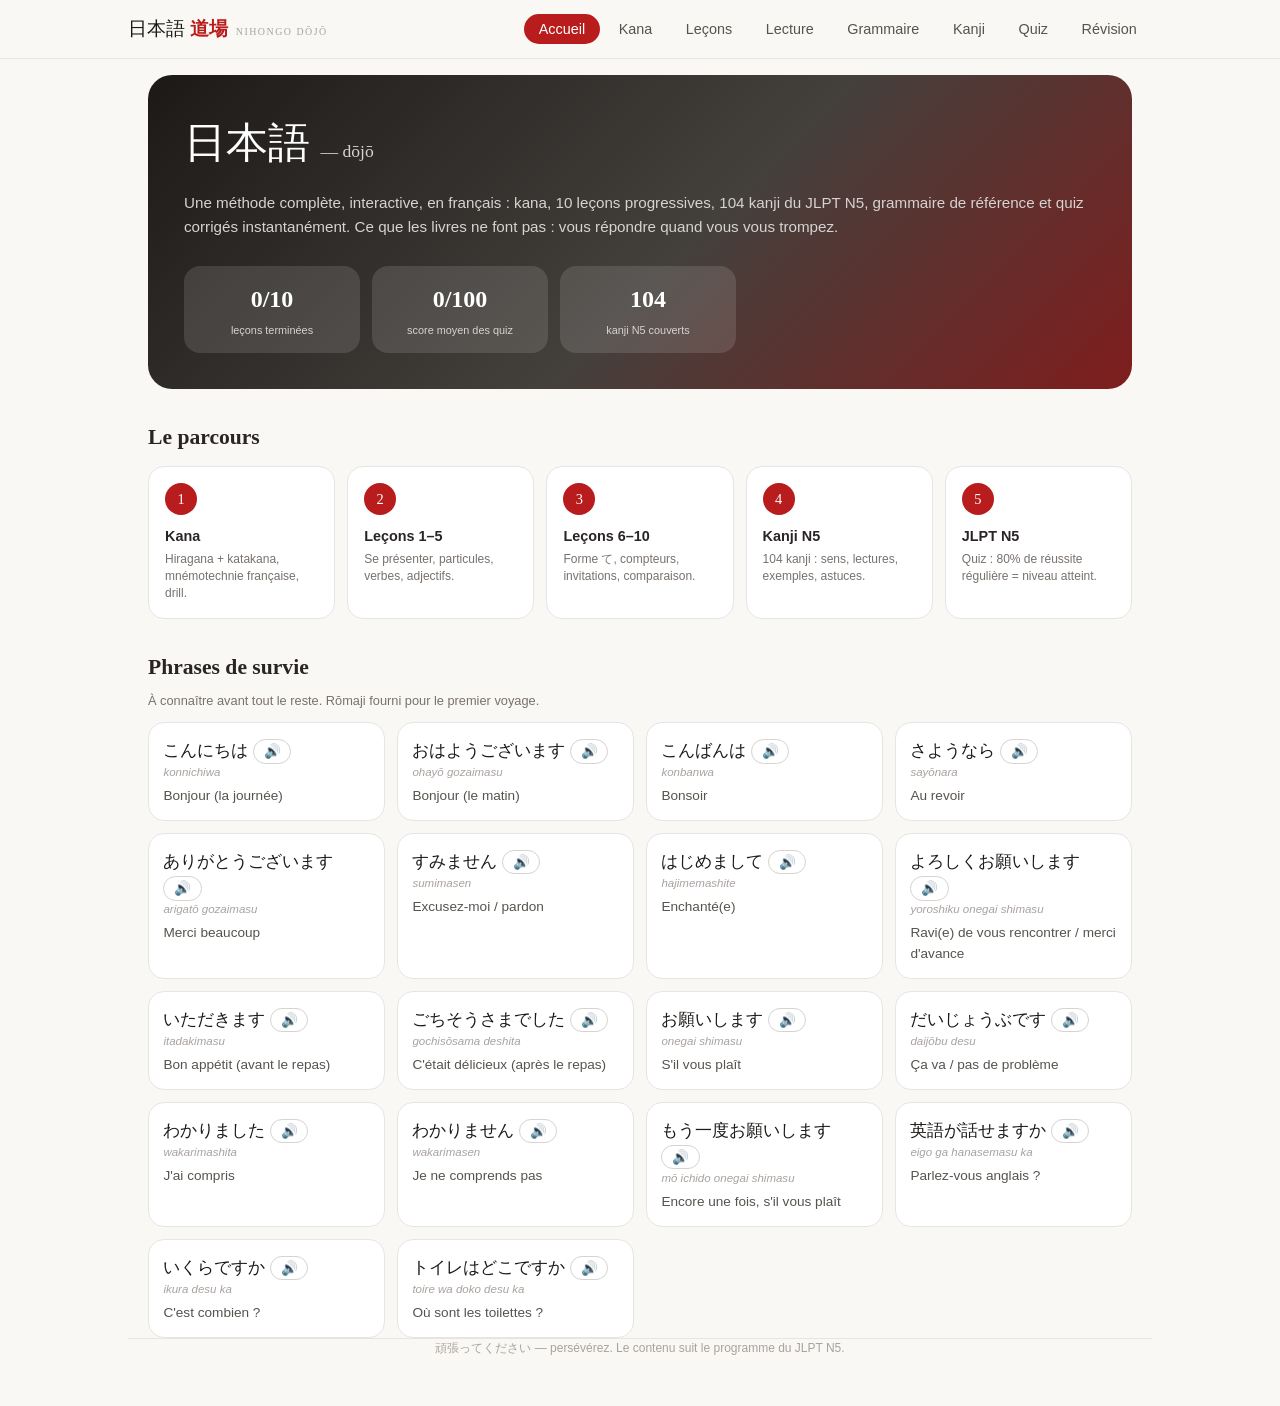
<file: index.html>
<!doctype html>
<html lang="fr">
<head>
<meta charset="UTF-8">
<meta name="viewport" content="width=device-width, initial-scale=1.0, viewport-fit=cover">
<meta name="theme-color" content="#faf8f4">
<meta name="apple-mobile-web-app-capable" content="yes">
<meta name="apple-mobile-web-app-status-bar-style" content="default">
<meta name="apple-mobile-web-app-title" content="Nihongo Dōjō">
<title>Nihongo Dōjō — Japonais de zéro au N5</title>
<link rel="stylesheet" href="css/styles.css?v=4">
</head>
<body>
<header><div class="wrap hd">
<div class="logo serif">日本語 <b>道場</b><small>Nihongo Dōjō</small></div>
<nav id="nav"></nav>
</div></header>
<main class="wrap" id="app"></main>
<footer class="wrap">頑張ってください — persévérez. Le contenu suit le programme du JLPT N5.</footer>
<script src="js/data/kana.js?v=3"></script>
<script src="js/data/kanji.js?v=3"></script>
<script src="js/data/lecons.js?v=3"></script>
<script src="js/data/lectures.js?v=5"></script>
<script src="js/data/reference.js?v=3"></script>
<script src="js/srs.js?v=3"></script>
<script src="js/tts.js?v=1"></script>
<script src="js/app.js?v=12"></script>
</body>
</html>
</file>
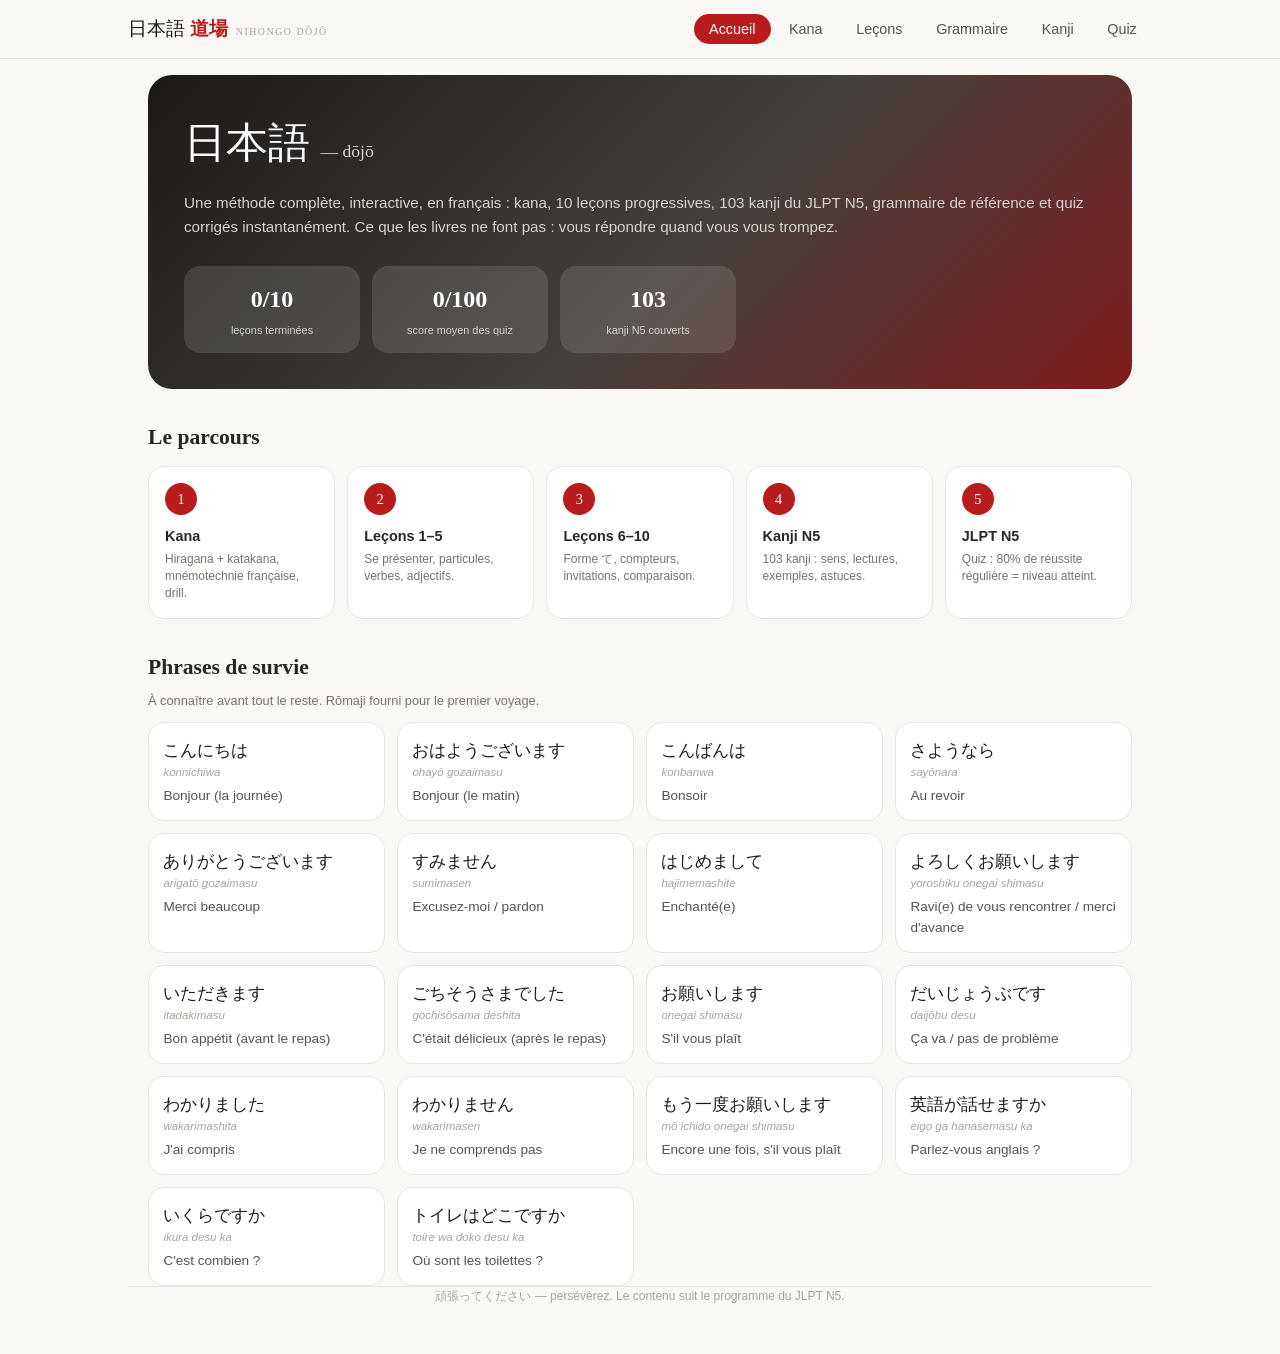
<file: Nihongo-Dōjō-version-HTML-autonome.html>
<!doctype html>
<html lang="fr">
<head>
<meta charset="UTF-8">
<meta name="viewport" content="width=device-width, initial-scale=1.0, viewport-fit=cover">
<meta name="theme-color" content="#faf8f4">
<meta name="apple-mobile-web-app-capable" content="yes">
<meta name="apple-mobile-web-app-status-bar-style" content="default">
<meta name="apple-mobile-web-app-title" content="Nihongo Dōjō">
<title>Nihongo Dōjō — Japonais de zéro au N5</title>
<style>
*{box-sizing:border-box;margin:0;padding:0}
body{background:#faf8f4;color:#292524;font:16px/1.55 -apple-system,BlinkMacSystemFont,"Segoe UI",Roboto,"Helvetica Neue",Arial,sans-serif;padding-bottom:3rem;-webkit-text-size-adjust:100%}
.serif{font-family:Georgia,"Hiragino Mincho ProN","Yu Mincho","MS Mincho",serif}
.wrap{max-width:64rem;margin:0 auto;padding:0 1.25rem}
header{position:sticky;top:0;z-index:5;background:rgba(250,248,244,.96);border-bottom:1px solid #e7e5e4}
.hd{display:flex;flex-wrap:wrap;align-items:center;justify-content:space-between;gap:.75rem;padding:.85rem 0}
.logo{font-size:1.2rem;color:#1c1917}
.logo b{color:#b91c1c;font-weight:600}
.logo small{font-size:.62rem;letter-spacing:.15em;text-transform:uppercase;color:#a8a29e;margin-left:.5rem}
nav{display:flex;flex-wrap:wrap;gap:.2rem}
.navbtn{border:0;background:none;border-radius:9999px;padding:.45rem .95rem;font-size:.9rem;color:#57534e;cursor:pointer}
.navbtn.on{background:#b91c1c;color:#fff}
h2{font-size:1.35rem;margin:.4rem 0}
h3{font-size:1.1rem;margin:1.8rem 0 .7rem}
.muted{color:#78716c}
.small{font-size:.8rem}
.card{background:#fff;border:1px solid #e7e5e4;border-radius:1rem;padding:1.25rem;margin-top:1rem}
.btn{border:1px solid #d6d3d1;background:#fff;border-radius:9999px;padding:.45rem 1.05rem;font-size:.9rem;color:#44403c;cursor:pointer}
.btn:hover{border-color:#a8a29e}
.btn.primary{background:#b91c1c;color:#fff;border-color:#b91c1c}
.btn.primary:hover{background:#991b1b;border-color:#991b1b}
.btn.dark{background:#1c1917;color:#fff;border-color:#1c1917}
.btn.dark:hover{background:#44403c;border-color:#44403c}
.seg{display:inline-flex;border:1px solid #e7e5e4;background:#fff;border-radius:9999px;padding:.2rem}
.segbtn{border:0;background:none;border-radius:9999px;padding:.4rem 1rem;font-size:.9rem;color:#57534e;cursor:pointer}
.segbtn.on{background:#b91c1c;color:#fff}
.rowf{display:flex;flex-wrap:wrap;align-items:center;gap:.75rem;margin-top:.75rem}
.kana-grid{display:grid;grid-template-columns:repeat(5,1fr);gap:.5rem;margin-top:1.25rem}
.kcell{background:#fff;border:1px solid #e7e5e4;border-radius:.75rem;padding:.5rem 0;text-align:center;cursor:pointer}
.kcell:hover{border-color:#f87171}
.kcell.sel{border-color:#dc2626;background:#fef2f2}
.kcell.empty{border-style:dashed;cursor:default;background:transparent}
.kcell.empty:hover{border-color:#e7e5e4}
.kk{font-size:1.5rem;color:#1c1917}
.romaji{font-size:.68rem;color:#78716c}
.romaji.off{opacity:0}
.selbox{display:flex;gap:1.5rem;align-items:center;background:#fef2f2;border:1px solid #fecaca;border-radius:1rem;padding:1.25rem;margin-top:1.25rem;flex-wrap:wrap}
.bigkana{font-size:3.4rem;line-height:1;color:#1c1917}
table{width:100%;border-collapse:collapse;background:#fff;border:1px solid #e7e5e4;border-radius:1rem;overflow:hidden;font-size:.9rem;margin-top:1rem}
th{background:#f5f5f4;text-transform:uppercase;font-size:.65rem;letter-spacing:.05em;color:#78716c;text-align:left;padding:.6rem .75rem}
td{border-top:1px solid #f0efee;padding:.55rem .75rem;vertical-align:top}
tr:nth-child(even) td{background:#fafaf9}
.kanji-grid{display:grid;grid-template-columns:repeat(auto-fill,minmax(3.4rem,1fr));gap:.5rem;margin-top:1.25rem}
.jcell{aspect-ratio:1/1;background:#fff;border:1px solid #e7e5e4;border-radius:.75rem;font-size:1.35rem;color:#1c1917;cursor:pointer;display:flex;flex-direction:column;align-items:center;justify-content:center;gap:.1rem;padding:.15rem;font-family:Georgia,serif}
.jcell:hover{border-color:#f87171;background:#fef2f2}
.jcell.sel{border-color:#dc2626;background:#fef2f2}
.jcell span{font-family:-apple-system,sans-serif;font-size:.55rem;color:#78716c;max-width:100%;overflow:hidden;text-overflow:ellipsis;white-space:nowrap}
.chip{background:#f5f5f4;border:1px solid #e7e5e4;border-radius:9999px;padding:.45rem .2rem;font-size:.85rem;color:#57534e;cursor:pointer;text-align:center;font-family:Georgia,serif;font-size:1rem}
.chip small{display:block;font-family:-apple-system,sans-serif;font-size:.55rem;color:#a8a29e}
.chip.sel{background:#fef2f2;border-color:#dc2626}
.chips{display:grid;grid-template-columns:repeat(auto-fill,minmax(4.6rem,1fr));gap:.5rem}
.grid{display:grid;gap:.75rem}
.g2{grid-template-columns:repeat(auto-fit,minmax(16rem,1fr))}
.g3{grid-template-columns:repeat(auto-fit,minmax(12rem,1fr))}
.g5{grid-template-columns:repeat(auto-fit,minmax(9.5rem,1fr))}
.hero{background:linear-gradient(135deg,#1c1917,#44403c 55%,#7f1d1d);border-radius:1.5rem;padding:2.25rem;color:#fff;margin-top:1rem}
.hero .big{font-size:2.6rem}
.hero p{margin-top:1rem;color:#d6d3d1;font-size:.95rem}
.stat{background:rgba(255,255,255,.12);border-radius:1rem;padding:.9rem;text-align:center}
.stat b{font-size:1.5rem;font-family:Georgia,serif}
.stat span{display:block;font-size:.68rem;color:#d6d3d1;margin-top:.25rem}
.litem{border:1px solid #e7e5e4;border-radius:1rem;background:#fff;margin-top:.75rem;overflow:hidden}
.lhead{display:flex;justify-content:space-between;align-items:center;gap:1rem;padding:1.1rem 1.25rem;cursor:pointer;background:#fff;border:0;width:100%;text-align:left;font-size:1rem;color:#1c1917}
.lbody{border-top:1px solid #f0efee;padding:1.25rem}
.num{width:2.5rem;height:2.5rem;border-radius:9999px;display:inline-flex;align-items:center;justify-content:center;font-family:Georgia,serif;background:#f5f5f4;color:#44403c;flex:none;font-size:1.05rem}
.num.done{background:#16a34a;color:#fff}
.lrow{display:flex;align-items:center;gap:1rem}
.ltitle{font-weight:600}
.lgoal{font-size:.78rem;color:#78716c}
.caret{color:#a8a29e}
.dialog{background:#f5f5f4;border-radius:1rem;padding:1rem}
.dialog .who{color:#b91c1c;font-weight:600;font-size:.75rem;margin-right:.5rem}
.dialog .fr{color:#78716c;font-size:.85rem}
.vocab{display:grid;gap:.5rem;grid-template-columns:repeat(auto-fit,minmax(11rem,1fr));margin-top:.75rem}
.vitem{background:#f5f5f4;border-radius:.75rem;padding:.5rem .9rem}
.vitem .jp{color:#1c1917}
.vitem .rd{color:#a8a29e;font-size:.72rem;margin-left:.4rem}
.vitem .fr{color:#57534e;font-size:.83rem}
.gpoint{border:1px solid #e7e5e4;border-radius:1rem;padding:.9rem;margin-top:.6rem}
.gpoint .gt{font-weight:600;color:#9f1239}
.gpoint p{font-size:.88rem;color:#57534e;margin:.3rem 0}
.gpoint .gx{font-size:.88rem}
.gpoint .gx .tr{color:#78716c}
.qbar{height:.4rem;background:#f0efee;border-radius:9999px;overflow:hidden;margin:1rem 0}
.qbar i{display:block;height:.4rem;background:#b91c1c;transition:width .3s}
.qchoice{display:grid;gap:.6rem;grid-template-columns:repeat(auto-fit,minmax(14rem,1fr));margin-top:1.25rem}
.qc{border:1px solid #e7e5e4;background:#fff;border-radius:.75rem;padding:.75rem 1rem;text-align:left;cursor:pointer;font-size:.95rem;color:#292524}
.qc:hover{border-color:#f87171;background:#fef2f2}
.qc.right{border-color:#16a34a;background:#f0fdf4}
.qc.wrong{border-color:#ef4444;background:#fef2f2}
.qc.dim{opacity:.5}
.feedback{background:#f5f5f4;border-radius:.75rem;padding:1rem;margin-top:1.25rem;font-size:.9rem}
.feedback .fbrow{display:flex;justify-content:space-between;align-items:flex-start;gap:1rem}
.ok{color:#15803d;font-weight:600}
.ko{color:#b91c1c;font-weight:600}
.deck{background:#fff;border:1px solid #e7e5e4;border-radius:1rem;padding:1.5rem;text-align:left;cursor:pointer}
.deck:hover{border-color:#ef4444;box-shadow:0 4px 14px rgba(0,0,0,.06)}
.deck .dt{font-family:Georgia,serif;font-size:1.15rem;color:#1c1917}
.deck .dd{font-size:.85rem;color:#78716c;margin-top:.25rem}
.deck .ds{font-size:.72rem;color:#15803d;font-weight:600;margin-top:.6rem}
.ksearch{border:1px solid #e7e5e4;border-radius:9999px;padding:.5rem 1.1rem;font-size:.9rem;min-width:13rem;background:#fff;color:#292524;outline:none}
.ksearch:focus{border-color:#ef4444}
.note{background:#1c1917;color:#e7e5e4;border-radius:1rem;padding:1.1rem 1.25rem;font-size:.88rem;margin-top:1rem}
.note b{color:#fff}
.note .serif{color:#fff;font-size:1.05rem}
footer{border-top:1px solid #e7e5e4;margin-top:2.5rem;padding:1.5rem;text-align:center;font-size:.75rem;color:#a8a29e}
.qtext{font-size:1.6rem;text-align:center;font-family:Georgia,serif;margin:1.5rem 0;color:#1c1917}
.pill{display:inline-block;background:#fff;border:1px solid #e7e5e4;border-radius:9999px;padding:.25rem .8rem;font-size:.76rem;color:#57534e;margin:.2rem}
input[type=checkbox]{width:1.1rem;height:1.1rem;accent-color:#16a34a}
.donelbl{display:flex;align-items:center;gap:.6rem;font-size:.88rem;color:#44403c;margin-top:1.5rem;cursor:pointer}
.exbox{background:#f5f5f4;border-radius:.75rem;padding:.7rem .9rem;margin-top:.4rem;font-size:.88rem}
.exbox .tr{color:#78716c;font-size:.85rem}
.hero3{display:grid;grid-template-columns:repeat(auto-fit,minmax(9rem,11rem));gap:.75rem;margin-top:1.75rem}
.road{background:#fff;border:1px solid #e7e5e4;border-radius:1rem;padding:1rem}
.road .rn{width:2rem;height:2rem;border-radius:9999px;display:inline-flex;align-items:center;justify-content:center;background:#b91c1c;color:#fff;font-family:Georgia,serif;font-size:.9rem}
.road .rt{font-weight:600;font-size:.9rem;margin-top:.6rem}
.road .rd2{font-size:.75rem;color:#78716c;margin-top:.25rem;line-height:1.4}
.compcard{background:#fff;border:1px solid #e7e5e4;border-radius:1rem;padding:1.1rem}
.compcard .cp{font-family:Georgia,serif;color:#9f1239;font-size:1.05rem}
.phcard{background:#fff;border:1px solid #e7e5e4;border-radius:1rem;padding:.9rem}
.phcard .pj{font-size:1.05rem;color:#1c1917}
.phcard .pr{font-size:.72rem;color:#a8a29e;font-style:italic}
.phcard .pf{font-size:.85rem;color:#57534e;margin-top:.2rem}
@media(max-width:640px){.hero .big{font-size:1.9rem}.bigkana{font-size:2.4rem}.kk{font-size:1.3rem}h2{font-size:1.2rem}.hd{padding:.7rem 0}}
</style>
</head>
<body>
<header><div class="wrap hd">
<div class="logo serif">日本語 <b>道場</b><small>Nihongo Dōjō</small></div>
<nav id="nav"></nav>
</div></header>
<main class="wrap" id="app"></main>
<footer class="wrap">頑張ってください — persévérez. Le contenu suit le programme du JLPT N5.</footer>
<script>
"use strict";
const HIRA = [
  { k: "あ", r: "a", m: "Un « a » orné d'une croix : une antenne qui capte." },
  { k: "い", r: "i", m: "Deux baguettes penchées : deux petits « i »." },
  { k: "う", r: "u", m: "Une bouche ouverte qui dit « ou »." },
  { k: "え", r: "e", m: "Un « é » cursif : une étagère et son livre." },
  { k: "お", r: "o", m: "Un oiseau (le trait) posé sur une branche : « oh ! »" },
  { k: "か", r: "ka", m: "Une clé (key) croisée avec un trait." },
  { k: "き", r: "ki", m: "Une clé (ki) suspendue à son crochet." },
  { k: "く", r: "ku", m: "Un bec de coucou : « kou-kou ! »" },
  { k: "け", r: "ke", m: "Une bougie dont la flamme penche." },
  { k: "こ", r: "ko", m: "Deux cordes parallèles : un cordon." },
  { k: "さ", r: "sa", m: "Une sauterelle posée sur un brin d'herbe." },
  { k: "し", r: "shi", m: "Un hameçon : on y attrape le poisson." },
  { k: "す", r: "su", m: "Une ficelle qui tient un morceau de sucre." },
  { k: "せ", r: "se", m: "Une barrière en zigzag devant la maison." },
  { k: "そ", r: "so", m: "Une couture en zigzag : la soudure." },
  { k: "た", r: "ta", m: "Un « t » et un « a » qui se donnent la main." },
  { k: "ち", r: "chi", m: "Un cheveu en boucle sur le front." },
  { k: "つ", r: "tsu", m: "Une vague de tsunami qui court." },
  { k: "て", r: "te", m: "Une main tendue — et « te » veut dire main !" },
  { k: "と", r: "to", m: "Un totem avec une plume au sommet." },
  { k: "な", r: "na", m: "Un nœud coulant au bout d'une corde." },
  { k: "に", r: "ni", m: "Deux jambes qui courent : « ni » = 2 en japonais." },
  { k: "ぬ", r: "nu", m: "Des nouilles enroulées autour d'une baguette." },
  { k: "ね", r: "ne", m: "Un chat (neko) avec la queue en boucle." },
  { k: "の", r: "no", m: "Un nœud simple : une boucle ouverte." },
  { k: "は", r: "ha", m: "Un haut-parleur posé sur son pied." },
  { k: "ひ", r: "hi", m: "Une bouche qui sourit : « hi hi ! »" },
  { k: "ふ", r: "fu", m: "Le mont Fuji sous trois nuages." },
  { k: "へ", r: "he", m: "Une colline : un chemin qui monte." },
  { k: "ほ", r: "ho", m: "Un poteau haut : は avec une barre en plus." },
  { k: "ま", r: "ma", m: "Une mama qui bande les yeux pour jouer." },
  { k: "み", r: "mi", m: "Un « 3 » bondissant : « mi » = 3 (mittsu)." },
  { k: "む", r: "mu", m: "Une vache stylisée : « muu ! »" },
  { k: "め", r: "me", m: "Un œil et son cil — « me » veut dire œil !" },
  { k: "も", r: "mo", m: "Deux poissons pris au même hameçon." },
  { k: "や", r: "ya", m: "Un yak qui penche en avant." },
  { k: "ゆ", r: "yu", m: "Un poisson que la ligne ramène en boucle." },
  { k: "よ", r: "yo", m: "Un yo-yo au bout de sa ficelle." },
  { k: "ら", r: "ra", m: "Une raquette posée contre un mur." },
  { k: "り", r: "ri", m: "Deux rubans qui flottent." },
  { k: "る", r: "ru", m: "Une route qui fait une boucle." },
  { k: "れ", r: "re", m: "Un repas servi : la nappe et la boucle." },
  { k: "ろ", r: "ro", m: "Une robe suspendue — る sans sa boucle." },
  { k: "わ", r: "wa", m: "Un « wa » joyeux : une boucle qui sautille." },
  { k: "を", r: "o (wo)", m: "Un « wo » cursif : un oiseau qui picore. Particule : se lit « o »." },
  { k: "ん", r: "n", m: "Une houle tranquille : le « n » final." },
];

const KATA = [
  { k: "ア", r: "a", m: "Un toit en « A » : l'entrée d'une tente." },
  { k: "イ", r: "i", m: "Une personne qui salue, penchée en avant." },
  { k: "ウ", r: "u", m: "Une maison au toit pointu : « ou » est dedans." },
  { k: "エ", r: "e", m: "Une échelle dressée contre un mur." },
  { k: "オ", r: "o", m: "Un taureau : cornes et museau de profil." },
  { k: "カ", r: "ka", m: "Un « K » qui a perdu un trait." },
  { k: "キ", r: "ki", m: "Une clé (key) taillée à angles droits." },
  { k: "ク", r: "ku", m: "Un bec ouvert : le coucou revient." },
  { k: "ケ", r: "ke", m: "Un « K » épluché au couteau." },
  { k: "コ", r: "ko", m: "Une boîte ouverte sur le dessus." },
  { k: "サ", r: "sa", m: "Une herse à trois dents." },
  { k: "シ", r: "shi", m: "Trois étincelles : un sourire qui brille." },
  { k: "ス", r: "su", m: "Une piste de ski en descente." },
  { k: "セ", r: "se", m: "Une herse renversée sur le flanc." },
  { k: "ソ", r: "so", m: "Une aiguille qui coud vers le haut." },
  { k: "タ", r: "ta", m: "Un « 7 » posé en équilibre sur son pied." },
  { k: "チ", r: "chi", m: "Un kimono plié avec sa ceinture." },
  { k: "ツ", r: "tsu", m: "Trois gouttes : le tsunami craché." },
  { k: "テ", r: "te", m: "Une main stylisée (« te » = main), vue de face." },
  { k: "ト", r: "to", m: "Un totem : un poteau avec un bras." },
  { k: "ナ", r: "na", m: "Un nageur qui plonge : le trait et le banc." },
  { k: "ニ", r: "ni", m: "Deux traits : « ni » = 2 en japonais." },
  { k: "ヌ", r: "nu", m: "Des nouilles anguleuses et la fourchette." },
  { k: "ネ", r: "ne", m: "Un bonzaï stylisé — « ne » = racine." },
  { k: "ノ", r: "no", m: "Une lame oblique : le couteau du ninja." },
  { k: "ハ", r: "ha", m: "Un « ha ! » : deux lèvres ouvertes qui rient." },
  { k: "ヒ", r: "hi", m: "Une allumette prête à s'enflammer." },
  { k: "フ", r: "fu", m: "Une vague creuse : le vent (fū) du nord." },
  { k: "ヘ", r: "he", m: "Identique à へ : la colline." },
  { k: "ホ", r: "ho", m: "Un « H » : l'hôtel avec sa poutre." },
  { k: "マ", r: "ma", m: "La cape d'un magicien sur son crochet." },
  { k: "ミ", r: "mi", m: "Trois traits : « mi » = 3 (mittsu)." },
  { k: "ム", r: "mu", m: "Une vache anguleuse : « muu ! »" },
  { k: "メ", r: "me", m: "Un œil croisé par des ciseaux (« me » = œil)." },
  { k: "モ", r: "mo", m: "Deux pieux et une poutre : un petit pont." },
  { k: "ヤ", r: "ya", m: "Un yak taillé à la serpe." },
  { k: "ユ", r: "yu", m: "Un « U » étroit : un tuyau." },
  { k: "ヨ", r: "yo", m: "Un « E » couché : un yo-yo dans sa boîte." },
  { k: "ラ", r: "ra", m: "Une raquette vue de côté." },
  { k: "リ", r: "ri", m: "Deux rubans, plus raides qu'en hiragana." },
  { k: "ル", r: "ru", m: "Une botte qui court : le pied et sa boucle." },
  { k: "レ", r: "re", m: "Une règle posée contre le mur." },
  { k: "ロ", r: "ro", m: "Une bouche carrée (ロ vient de 口, la bouche)." },
  { k: "ワ", r: "wa", m: "Une fourche plantée dans le sol : « waouh ! »" },
  { k: "ヲ", r: "o (wo)", m: "Une houle barrée : la particule rare, lue « o »." },
  { k: "ン", r: "n", m: "Deux houles : le « n » final." },
];

const HIRA_ROWS = [
  [0, 1, 2, 3, 4],
  [5, 6, 7, 8, 9],
  [10, 11, 12, 13, 14],
  [15, 16, 17, 18, 19],
  [20, 21, 22, 23, 24],
  [25, 26, 27, 28, 29],
  [30, 31, 32, 33, 34],
  [35, null, 36, null, 37],
  [38, 39, 40, 41, 42],
  [43, null, null, null, 44],
  [45, null, null, null, null],
];

const KATA_ROWS = [
  [0, 1, 2, 3, 4],
  [5, 6, 7, 8, 9],
  [10, 11, 12, 13, 14],
  [15, 16, 17, 18, 19],
  [20, 21, 22, 23, 24],
  [25, 26, 27, 28, 29],
  [30, 31, 32, 33, 34],
  [35, null, 36, null, 37],
  [38, 39, 40, 41, 42],
  [43, null, null, null, 44],
  [45, null, null, null, null],
];

const DAKU = [
  { label: "か → が (g)", h: ["が", "ぎ", "ぐ", "げ", "ご"], k: ["ガ", "ギ", "グ", "ゲ", "ゴ"], r: ["ga", "gi", "gu", "ge", "go"], note: "Son voisé : k devient g." },
  { label: "さ → ざ (z)", h: ["ざ", "じ", "ず", "ぜ", "ぞ"], k: ["ザ", "ジ", "ズ", "ゼ", "ゾ"], r: ["za", "ji", "zu", "ze", "zo"], note: "し+゛ = じ (ji)." },
  { label: "た → だ (d)", h: ["だ", "ぢ", "づ", "で", "ど"], k: ["ダ", "ヂ", "ヅ", "デ", "ド"], r: ["da", "ji", "zu", "de", "do"], note: "ぢ/づ sont rares (homophones de じ/ず)." },
  { label: "は → ば (b)", h: ["ば", "び", "ぶ", "べ", "ぼ"], k: ["バ", "ビ", "ブ", "ベ", "ボ"], r: ["ba", "bi", "bu", "be", "bo"], note: "Son voisé : h devient b." },
  { label: "は → ぱ (p)", h: ["ぱ", "ぴ", "ぷ", "ぺ", "ぽ"], k: ["パ", "ピ", "プ", "ペ", "ポ"], r: ["pa", "pi", "pu", "pe", "po"], note: "Dakuten rond (゜) : p." },
];

const COMBOS = [
  { h: ["きゃ", "きゅ", "きょ"], k: ["キャ", "キュ", "キョ"], r: ["kya", "kyu", "kyo"] },
  { h: ["しゃ", "しゅ", "しょ"], k: ["シャ", "シュ", "ショ"], r: ["sha", "shu", "sho"] },
  { h: ["ちゃ", "ちゅ", "ちょ"], k: ["チャ", "チュ", "チョ"], r: ["cha", "chu", "cho"] },
  { h: ["にゃ", "にゅ", "にょ"], k: ["ニャ", "ニュ", "ニョ"], r: ["nya", "nyu", "nyo"] },
  { h: ["ひゃ", "ひゅ", "ひょ"], k: ["ヒャ", "ヒュ", "ヒョ"], r: ["hya", "hyu", "hyo"] },
  { h: ["みゃ", "みゅ", "みょ"], k: ["ミャ", "ミュ", "ミョ"], r: ["mya", "myu", "myo"] },
  { h: ["りゃ", "りゅ", "りょ"], k: ["リャ", "リュ", "リョ"], r: ["rya", "ryu", "ryo"] },
  { h: ["ぎゃ", "ぎゅ", "ぎょ"], k: ["ギャ", "ギュ", "ギョ"], r: ["gya", "gyu", "gyo"] },
  { h: ["じゃ", "じゅ", "じょ"], k: ["ジャ", "ジュ", "ジョ"], r: ["ja", "ju", "jo"] },
  { h: ["びゃ", "びゅ", "びょ"], k: ["ビャ", "ビュ", "ビョ"], r: ["bya", "byu", "byo"] },
  { h: ["ぴゃ", "ぴゅ", "ぴょ"], k: ["ピャ", "ピュ", "ピョ"], r: ["pya", "pyu", "pyo"] },
];

// ============================================================
// DONNÉES : 103 KANJI (JLPT N5)
// ============================================================


const KANJI_RAW = [
  ["一", "un", "イチ", "ひと(つ)", "Un seul trait vertical : le chiffre 1.", ["一日", "いちにち", "un jour"]],
  ["二", "deux", "ニ", "ふた(つ)", "Deux traits : le chiffre 2.", ["二人", "ふたり", "deux personnes"]],
  ["三", "trois", "サン", "み(つ)", "Trois traits : le chiffre 3.", ["三日", "みっか", "trois jours"]],
  ["四", "quatre", "シ", "よ(ん)", "Une fenêtre à quatre carreaux.", ["四月", "しがつ", "avril"]],
  ["五", "cinq", "ゴ", "いつ(つ)", "Cinq barres qui se croisent.", ["五分", "ごふん", "cinq minutes"]],
  ["六", "six", "ロク", "む(つ)", "Un toit posé sur deux jambes.", ["六時", "ろくじ", "six heures"]],
  ["七", "sept", "シチ", "なな(つ)", "Une croix penchée, comme un « 7 ».", ["七時", "しちじ", "sept heures"]],
  ["八", "huit", "ハチ", "や(つ)", "Deux rayons qui s'écartent : le 8 qui s'ouvre.", ["八百", "はっぴゃく", "huit cents"]],
  ["九", "neuf", "キュウ・ク", "ここの(つ)", "Un « 9 » incomplet qui boucle.", ["九月", "くがつ", "septembre"]],
  ["十", "dix", "ジュウ", "とお", "Une croix : « X » comme dix en chiffres romains.", ["十分", "じゅっぷん", "dix minutes"]],
  ["百", "cent", "ヒャク", "—", "Un « 1 » sur « blanc » (白) : cent de plus.", ["百円", "ひゃくえん", "cent yens"]],
  ["千", "mille", "セン", "ち", "Un poteau qui glisse sur le côté : 1000 d'un coup.", ["千円", "せんえん", "mille yens"]],
  ["万", "dix mille", "マン", "—", "Une fourche à dix mille dents.", ["一万", "いちまん", "dix mille"]],
  ["円", "yen / rond", "エン", "まる(い)", "Une pièce encadrée : le yen.", ["三千円", "さんぜんえん", "3000 yens"]],
  ["人", "personne", "ジン・ニン", "ひと", "Deux jambes qui marchent.", ["三人", "さんにん", "trois personnes"]],
  ["男", "homme", "ダン・ナン", "おとこ", "La force (力) dans un champ (田) : l'homme aux champs.", ["男の子", "おとこのこ", "un garçon"]],
  ["女", "femme", "ジョ", "おんな", "Une silhouette assise, mains croisées.", ["女の子", "おんなのこ", "une fille"]],
  ["子", "enfant", "シ", "こ", "Un bébé emmailloté, bras en l'air.", ["子供", "こども", "enfant"]],
  ["友", "ami", "ユウ", "とも", "Deux mains qui se serrent.", ["友達", "ともだち", "un(e) ami(e)"]],
  ["父", "père", "フ", "ちち", "Un papa, bras écartés en croix.", ["お父さん", "おとうさん", "votre père"]],
  ["母", "mère", "ボ", "はは", "Deux points comme deux seins : la mère.", ["お母さん", "おかあさん", "votre mère"]],
  ["日", "jour / soleil", "ニチ・ジツ", "ひ・か", "Un soleil carré avec son reflet.", ["日曜日", "にちようび", "dimanche"]],
  ["月", "mois / lune", "ゲツ・ガツ", "つき", "Un croissant de lune.", ["月曜日", "げつようび", "lundi"]],
  ["火", "feu", "カ", "ひ", "Une personne portant deux flammes.", ["火曜日", "かようび", "mardi"]],
  ["水", "eau", "スイ", "みず", "Trois gouttes qui coulent.", ["水曜日", "すいようび", "mercredi"]],
  ["木", "arbre / bois", "ボク・モク", "き", "Un arbre : tronc, branches, racines.", ["木曜日", "もくようび", "jeudi"]],
  ["金", "or / argent", "キン", "かね", "Deux pépites sous un toit.", ["金曜日", "きんようび", "vendredi"]],
  ["土", "terre", "ド・ト", "つち", "Un bourgeon qui sort de la terre.", ["土曜日", "どようび", "samedi"]],
  ["曜", "jour (de semaine)", "ヨウ", "—", "Soleil, aile et oiseau : le jour qui vole.", ["何曜日", "なんようび", "quel jour"]],
  ["年", "année", "ネン", "とし", "Une récolte qui danse : l'année des moissons.", ["今年", "ことし", "cette année"]],
  ["時", "heure / temps", "ジ", "とき", "Le soleil (日) mesuré par le temple (寺).", ["時間", "じかん", "le temps, l'heure"]],
  ["分", "minute / diviser", "フン・ブン", "わ(かる)", "Une épée (刀) coupe le huit (八) : diviser.", ["五分", "ごふん", "cinq minutes"]],
  ["半", "moitié", "ハン", "なか(ば)", "Huit (八) coupé en deux : la moitié.", ["九時半", "くじはん", "9h30"]],
  ["今", "maintenant", "コン", "いま", "Un toit qui abrite le présent.", ["今日", "きょう", "aujourd'hui"]],
  ["週", "semaine", "シュウ", "—", "Une boucle dans le mouvement : la semaine qui tourne.", ["先週", "せんしゅう", "la semaine dernière"]],
  ["間", "intervalle", "カン・ケン", "あいだ", "Le soleil (日) entre les battants d'une porte (門).", ["一時間", "いちじかん", "une heure durant"]],
  ["先", "avant / d'abord", "セン", "さき", "Une jambe qui précède les autres.", ["先生", "せんせい", "professeur"]],
  ["来", "venir / futur", "ライ", "く(る)", "Un arbre qui salue : ce qui arrive.", ["来年", "らいねん", "l'année prochaine"]],
  ["前", "avant / devant", "ゼン", "まえ", "La lune marche en tête de la file.", ["午前", "ごぜん", "matin (a.m.)"]],
  ["後", "après / derrière", "ゴ・コウ", "あと", "Arriver après les autres, fil au pied.", ["午後", "ごご", "après-midi"]],
  ["午", "midi", "ゴ", "—", "L'aiguille verticale de midi.", ["正午", "しょうご", "midi"]],
  ["毎", "chaque", "マイ", "—", "La même maman qui revient chaque jour.", ["毎日", "まいにち", "chaque jour"]],
  ["東", "est", "トウ", "ひがし", "Un arbre (木) dans le soleil (日) : là où il se lève.", ["東京", "とうきょう", "Tokyo"]],
  ["西", "ouest", "セイ・サイ", "にし", "Un panier : l'ouest où le soleil se couche.", ["西口", "にしぐち", "sortie ouest"]],
  ["南", "sud", "ナン", "みなみ", "Un « 8 » dans une caisse : le sud.", ["南", "みなみ", "le sud"]],
  ["北", "nord", "ホク", "きた", "Deux personnes dos à dos : on tourne le dos au nord.", ["北海道", "ほっかいどう", "Hokkaidō"]],
  ["右", "droite", "ウ・ユウ", "みぎ", "Une bouche (口) sous une main : on mange de la main droite.", ["右", "みぎ", "la droite"]],
  ["左", "gauche", "サ", "ひだり", "Une main qui tient un outil (工) : le gaucher.", ["左", "ひだり", "la gauche"]],
  ["上", "haut / dessus", "ジョウ", "うえ", "Un trait au-dessus de la ligne.", ["上手", "じょうず", "doué"]],
  ["中", "milieu / dans", "チュウ", "なか", "Une flèche plantée au centre.", ["中国", "ちゅうごく", "la Chine"]],
  ["下", "bas / dessous", "カ・ゲ", "した", "Un trait en dessous de la ligne.", ["地下", "ちか", "sous-sol"]],
  ["口", "bouche", "コウ・ク", "くち", "Une bouche carrée, ouverte.", ["入り口", "いりぐち", "l'entrée"]],
  ["目", "œil", "モク・ボク", "め", "Un œil couché, pupille comprise.", ["目", "め", "l'œil"]],
  ["耳", "oreille", "ジ", "みみ", "Une oreille qui pend sur le côté.", ["耳", "みみ", "l'oreille"]],
  ["手", "main", "シュ", "て", "Trois doigts et une paume.", ["手紙", "てがみ", "une lettre"]],
  ["足", "pied / jambe", "ソク", "あし", "Genou, mollet et pied alignés.", ["足", "あし", "le pied"]],
  ["首", "cou / tête", "シュ", "くび", "La tête posée sur le col du vêtement.", ["首", "くび", "le cou"]],
  ["力", "force", "リョク・リキ", "ちから", "Un bras tendu, muscle saillant.", ["力", "ちから", "la force"]],
  ["本", "livre / origine", "ホン", "もと", "Un arbre (木) marqué à sa racine : l'origine.", ["日本", "にほん", "le Japon"]],
  ["山", "montagne", "サン", "やま", "Trois pics en ligne.", ["富士山", "ふじさん", "le mont Fuji"]],
  ["川", "rivière", "セン", "かわ", "Trois ruisseaux qui coulent.", ["川口", "かわぐち", "embouchure"]],
  ["田", "champ de riz", "デン", "た", "Un champ vu du ciel, divisé en parcelles.", ["田中", "たなか", "Tanaka (nom)"]],
  ["海", "mer", "カイ", "うみ", "L'eau (氵) et une mère (母) : la mer nourricière.", ["海", "うみ", "la mer"]],
  ["空", "ciel / vide", "クウ", "そら", "Une grotte (穴) vide : le ciel.", ["空港", "くうこう", "l'aéroport"]],
  ["雨", "pluie", "ウ", "あめ", "Des gouttes qui tombent d'un nuage.", ["雨", "あめ", "la pluie"]],
  ["気", "air / esprit", "キ・ケ", "—", "De la vapeur qui monte d'un grain de riz : l'énergie.", ["天気", "てんき", "le temps (météo)"]],
  ["風", "vent", "フウ", "かぜ", "Un filet (几) qui attrape la vapeur (气).", ["風", "かぜ", "le vent"]],
  ["星", "étoile", "セイ", "ほし", "Un soleil (日) né (生) dans le ciel nocturne.", ["星", "ほし", "l'étoile"]],
  ["魚", "poisson", "ギョ", "さかな", "Tête, écailles et queue d'un poisson.", ["魚", "さかな", "le poisson"]],
  ["鳥", "oiseau", "チョウ", "とり", "Œil, aile et patte : l'oiseau.", ["鳥", "とり", "l'oiseau"]],
  ["犬", "chien", "ケン", "いぬ", "Un chien (大) avec son collier (丶).", ["犬", "いぬ", "le chien"]],
  ["花", "fleur", "カ", "はな", "Des pétales qui naissent sur une tige.", ["花見", "はなみ", "hanami"]],
  ["家", "maison / famille", "カ・ケ", "いえ", "Un toit (宀) sur un cochon : la maison.", ["家族", "かぞく", "la famille"]],
  ["部", "partie / pièce", "ブ", "—", "Des parts alignées côte à côte.", ["部屋", "へや", "la chambre"]],
  ["屋", "toit / boutique", "オク", "や", "Un corps (尸) qui atteint le toit (至).", ["屋上", "おくじょう", "le toit-terrasse"]],
  ["店", "boutique", "テン", "みせ", "Un auvent qui annonce la marchandise.", ["店", "みせ", "la boutique"]],
  ["駅", "gare", "エキ", "—", "Un cheval rapide : l'ancien relais de poste.", ["駅", "えき", "la gare"]],
  ["道", "route / voie", "ドウ", "みち", "Une tête (首) qui court (辶) : le chemin.", ["道", "みち", "le chemin"]],
  ["校", "école", "コウ", "—", "Un arbre (木) qui se croise (交) : le bâtiment.", ["学校", "がっこう", "l'école"]],
  ["車", "voiture", "シャ", "くるま", "Une voiture vue de dessus : essieu et roues.", ["電車", "でんしゃ", "le train"]],
  ["電", "électricité", "デン", "—", "La pluie (雨) et un fil : l'éclair.", ["電話", "でんわ", "le téléphone"]],
  ["話", "parole / histoire", "ワ", "はな(す)", "Des mots (言) sur la langue (舌).", ["話します", "はなします", "parler"]],
  ["語", "langue / mot", "ゴ", "かた(る)", "Cinq bouches (五口) qui disent des mots (言).", ["日本語", "にほんご", "le japonais"]],
  ["読", "lire", "ドク", "よ(む)", "Des mots (言) qu'on échange et relit : lire.", ["読みます", "よみます", "lire"]],
  ["書", "écrire", "ショ", "か(く)", "Un pinceau qui trace le jour (日).", ["書きます", "かきます", "écrire"]],
  ["見", "voir", "ケン", "み(る)", "Un œil (目) sur des jambes : aller voir.", ["見ます", "みます", "voir / regarder"]],
  ["聞", "écouter / demander", "ブン", "き(く)", "Une oreille (耳) à la porte (門).", ["聞きます", "ききます", "écouter / demander"]],
  ["言", "dire", "ゲン・ゴン", "い(う)", "Des lignes qui sortent d'une bouche : parler.", ["言います", "いいます", "dire"]],
  ["行", "aller", "コウ", "い(く)", "Des jambes qui s'emboîtent sur la route.", ["銀行", "ぎんこう", "la banque"]],
  ["出", "sortir", "シュツ", "で(る)・だ(す)", "Une plante qui sort de terre, ligne après ligne.", ["出口", "でぐち", "la sortie"]],
  ["入", "entrer", "ニュウ", "はい(る)", "Une flèche qui entre dans un enclos.", ["入ります", "はいります", "entrer"]],
  ["買", "acheter", "バイ", "か(う)", "Un filet (罒) pour attraper la monnaie (貝).", ["買います", "かいます", "acheter"]],
  ["売", "vendre", "バイ", "う(る)", "La monnaie (貝) qui sort du filet : vendre.", ["売ります", "うります", "vendre"]],
  ["学", "étudier", "ガク", "まな(ぶ)", "Un enfant (子) sous un toit de savoir.", ["学生", "がくせい", "étudiant"]],
  ["休", "se reposer", "キュウ", "やす(む)", "Une personne (人) appuyée contre un arbre (木).", ["休みます", "やすみます", "se reposer"]],
  ["飲", "boire", "イン", "の(む)", "La soif (欠) près de la nourriture (飠).", ["飲みます", "のみます", "boire"]],
  ["食", "manger", "ショク", "た(べる)", "Un toit sur une bonne portion : le repas.", ["食べます", "たべます", "manger"]],
  ["大", "grand", "ダイ・タイ", "おお(きい)", "Une personne bras écartés : « c'est grand ! »", ["大阪", "おおさか", "Osaka"]],
  ["小", "petit", "ショウ", "ちい(さい)", "Trois gouttes : tout petit.", ["小さい", "ちいさい", "petit"]],
  ["長", "long / chef", "チョウ", "なが(い)", "Un sage barbu qui a vécu longtemps.", ["社長", "しゃちょう", "le directeur"]],
  ["高", "haut / cher", "コウ", "たか(い)", "Une haute tour à fenêtres.", ["高い", "たかい", "haut, cher"]],
  ["安", "pas cher / tranquille", "アン", "やす(い)", "Une femme (女) sous un toit (宀) : la paix du foyer.", ["安い", "やすい", "pas cher"]],
  ["新", "nouveau", "シン", "あたら(しい)", "Une hache (斤) taille le bois (木) neuf.", ["新聞", "しんぶん", "le journal"]],
  ["古", "vieux / ancien", "コ", "ふる(い)", "Une vieille pierre tombaire, croix dessus.", ["古い", "ふるい", "vieux"]],
];

const KANJI = KANJI_RAW.map(function (x) { return { k: x[0], s: x[1], on: x[2], kun: x[3], m: x[4], ex: x[5] }; });

// ============================================================
// DONNÉES : 10 LEÇONS
// ============================================================

const LESSONS = [
  {
    n: 1,
    title: "Se présenter",
    goal: "Dire qui vous êtes, poser une question simple, remercier.",
    dialog: [
      ["田中", "はじめまして。田中です。", "Enchanté. Je m'appelle Tanaka."],
      ["リナ", "はじめまして。リナです。フランス人です。", "Enchantée. Je m'appelle Lina. Je suis française."],
      ["田中", "リナさんは学生ですか。", "Lina, êtes-vous étudiante ?"],
      ["リナ", "はい、学生です。田中さんは先生ですか。", "Oui, je suis étudiante. Tanaka, êtes-vous professeur ?"],
      ["田中", "いいえ、会社員です。", "Non, je suis employé de bureau."],
    ],
    vocab: [
      ["私", "わたし", "je, moi"],
      ["〜さん", "さん", "Monsieur / Madame (politesse)"],
      ["先生", "せんせい", "professeur"],
      ["学生", "がくせい", "étudiant"],
      ["会社員", "かいしゃいん", "employé de bureau"],
      ["フランス人", "フランスじん", "français(e)"],
      ["日本語", "にほんご", "japonais (langue)"],
      ["はい", "はい", "oui"],
      ["いいえ", "いいえ", "non"],
      ["はじめまして", "はじめまして", "enchanté(e)"],
      ["よろしくお願いします", "よろしくおねがいします", "ravi(e) de vous rencontrer"],
    ],
    grammar: [
      {
        t: "A は B です — « A est B »",
        d: "は marque le thème de la phrase, です est la copule polie. Le japonais n'a ni article, ni genre, ni nombre : 犬 = le chien, un chien, des chiens.",
        ex: [
          ["私は学生です。", "Je suis étudiant."],
          ["田中さんは先生です。", "M. Tanaka est professeur."],
        ],
      },
      {
        t: "La question en か",
        d: "On garde la phrase affirmative et on ajoute か à la fin. Pas besoin d'inverser l'ordre des mots.",
        ex: [["リナさんは学生ですか。", "Lina est-elle étudiante ?"]],
      },
      {
        t: "の — la possession",
        d: "の relie deux noms comme « de » en français : possesseur の chose possédée.",
        ex: [["私の本です。", "C'est mon livre."]],
      },
    ],
    quiz: [
      { q: "「私は学生です」 signifie :", choices: ["Je suis étudiant.", "Je ne suis pas étudiant.", "Est-ce un étudiant ?", "L'étudiant est là."], a: 0, e: "は (thème) + です (copule)." },
      { q: "Comment forme-t-on une question ?", choices: ["En ajoutant か à la fin", "En inversant les mots", "En ajoutant か au début", "En élevant だけ"], a: 0, e: "か en fin de phrase, à l'écrit avec un point." },
      { q: "「私の本」 signifie :", choices: ["mon livre", "le livre de l'école", "je lis", "une librairie"], a: 0, e: "私 の 本 = le livre de moi." },
    ],
  },
  {
    n: 2,
    title: "Ceci, cela, là-bas",
    goal: "Désigner des objets et des lieux, demander « qu'est-ce que c'est ? ».",
    dialog: [
      ["田中", "これは何ですか。", "Qu'est-ce que c'est (près de moi) ?"],
      ["リナ", "それは日本の本です。", "C'est (près de vous) un livre japonais."],
      ["田中", "あれは何ですか。", "Et ça, là-bas, c'est quoi ?"],
      ["リナ", "あれは私のかばんです。", "Là-bas, c'est mon sac."],
      ["田中", "トイレはどこですか。", "Où sont les toilettes ?"],
      ["リナ", "あそこです。", "Là-bas."],
    ],
    vocab: [
      ["これ", "これ", "ceci (près de moi)"],
      ["それ", "それ", "cela (près de vous)"],
      ["あれ", "あれ", "cela (loin de nous deux)"],
      ["この〜", "この", "ce… (près de moi)"],
      ["その〜", "その", "ce… (près de vous)"],
      ["あの〜", "あの", "ce… (là-bas)"],
      ["ここ・そこ・あそこ", "ここ・そこ・あそこ", "ici / là / là-bas"],
      ["何", "なに / なん", "quoi"],
      ["だれ", "だれ", "qui"],
      ["どこ", "どこ", "où"],
      ["かばん", "かばん", "sac"],
      ["本", "ほん", "livre"],
    ],
    grammar: [
      {
        t: "これ・それ・あれ — les trois distances",
        d: "これ : près du locuteur. それ : près de l'interlocuteur. あれ : loin des deux. Ces mots seuls remplacent le nom.",
        ex: [["これはペンです。", "Ceci est un stylo."]],
      },
      {
        t: "この・その・あの + nom",
        d: "Même logique, mais ils sont suivis du nom qu'ils déterminent.",
        ex: [["あの人は先生です。", "Cette personne là-bas est professeur."]],
      },
      {
        t: "ここ・そこ・あそこ — les lieux",
        d: "La même série à trois distances s'applique aux endroits.",
        ex: [["駅はあそこです。", "La gare est là-bas."]],
      },
    ],
    quiz: [
      { q: "Votre interlocuteur tient un livre. Vous dites :", choices: ["この本", "その本", "あの本", "どの本"], a: 1, e: "Près de l'interlocuteur → その." },
      { q: "「あれは何ですか」 signifie :", choices: ["Qu'est-ce que c'est, là-bas ?", "Qu'est-ce que c'est, ici ?", "Qui est là ?", "Où est-ce ?"], a: 0, e: "あれ = loin des deux personnes." },
      { q: "Pour demander où sont les toilettes :", choices: ["トイレはどこですか。", "トイレはだれですか。", "トイレは何ですか。", "トイレはあれです。"], a: 0, e: "どこ = où." },
    ],
  },
  {
    n: 3,
    title: "Les particules essentielles",
    goal: "Assembler une phrase correcte : qui fait quoi, où, avec qui, jusqu'où.",
    dialog: [
      ["リナ", "明日、友達と駅へ行きます。", "Demain, je vais à la gare avec un ami."],
      ["田中", "何をしますか。", "Vous allez faire quoi ?"],
      ["リナ", "図書館で本を読みます。それから、カフェでコーヒーを飲みます。", "Je lis un livre à la bibliothèque. Puis je bois un café au café."],
      ["田中", "いいですね。私も行きたいです。", "Ah, c'est sympa. Moi aussi je voudrais y aller."],
      ["リナ", "じゃあ、九時から一緒に。", "Alors, ensemble à partir de 9h."],
    ],
    vocab: [
      ["行きます", "いきます", "aller"],
      ["見ます", "みます", "voir / regarder"],
      ["食べます", "たべます", "manger"],
      ["飲みます", "のみます", "boire"],
      ["読みます", "よみます", "lire"],
      ["買います", "かいます", "acheter"],
      ["駅", "えき", "gare"],
      ["図書館", "としょかん", "bibliothèque"],
      ["明日", "あした", "demain"],
      ["友達", "ともだち", "ami"],
      ["一緒に", "いっしょに", "ensemble"],
      ["それから", "それから", "ensuite"],
    ],
    grammar: [
      {
        t: "は (wa) — le thème",
        d: "Annonce de quoi on parle. Se prononce « wa » malgré son écriture は.",
        ex: [["私は学生です。", "Quant à moi, je suis étudiant."]],
      },
      {
        t: "を (o) — l'objet direct",
        d: "Marque ce qui subit l'action. Prononcé « o ».",
        ex: [["パンを食べます。", "Je mange du pain (le pain est mangé)."]],
      },
      {
        t: "に (ni) — destination, moment, personne visée",
        d: "Aller à…, à telle heure, donner à quelqu'un.",
        ex: [["学校に行きます。", "Je vais à l'école."], ["三時に会います。", "On se retrouve à 3h."]],
      },
      {
        t: "で (de) — lieu de l'action, moyen",
        d: "Là où l'action se passe, ou l'instrument utilisé.",
        ex: [["図書館で勉強します。", "J'étudie à la bibliothèque."], ["電車で行きます。", "J'y vais en train."]],
      },
      {
        t: "と・も・へ・から・まで",
        d: "と : avec / et. も : aussi. へ (se lit « e ») : direction. から : depuis. まで : jusqu'à.",
        ex: [["友達と行きます。", "J'y vais avec un ami."], ["私も行きます。", "Moi aussi j'y vais."], ["九時から五時まで働きます。", "Je travaille de 9h à 17h."]],
      },
    ],
    quiz: [
      { q: "パン＿食べます。", choices: ["を", "は", "に", "で"], a: 0, e: "Le pain est l'objet direct → を." },
      { q: "図書館＿本を読みます。", choices: ["で", "に", "を", "と"], a: 0, e: "Lieu où se passe l'action → で." },
      { q: "友達＿話します。", choices: ["と", "を", "が", "へ"], a: 0, e: "« Avec » un ami → と." },
    ],
  },
  {
    n: 4,
    title: "Décrire : adjectifs い et な",
    goal: "Décrire objets, lieux et personnes ; négocier un prix.",
    dialog: [
      ["店員", "いらっしゃいませ。", "Bienvenue (formule de boutique)."],
      ["リナ", "このかばんは大きいですね。いくらですか。", "Ce sac est grand, n'est-ce pas. Il coûte combien ?"],
      ["店員", "8,000円です。軽くて、きれいですよ。", "8 000 yens. Il est léger et joli."],
      ["リナ", "ちょっと高いですね。もっと安いのはありますか。", "Un peu cher. Vous avez moins cher ?"],
      ["店員", "はい、これは4,000円です。静かな色です。", "Oui, celui-ci est à 4 000 yens. Une couleur sobre."],
      ["リナ", "じゃ、これをください。", "Alors je prends celui-ci."],
    ],
    vocab: [
      ["大きい", "おおきい", "grand"],
      ["小さい", "ちいさい", "petit"],
      ["新しい", "あたらしい", "nouveau"],
      ["古い", "ふるい", "vieux"],
      ["高い", "たかい", "haut, cher"],
      ["安い", "やすい", "pas cher"],
      ["軽い", "かるい", "léger"],
      ["いい", "いい", "bon, bien"],
      ["静かな", "しずかな", "calme (な)"],
      ["きれいな", "きれいな", "joli (な)"],
      ["有名な", "ゆうめいな", "célèbre (な)"],
      ["いくら", "いくら", "combien (prix)"],
    ],
    grammar: [
      {
        t: "Adjectifs en い",
        d: "Ils se terminent en い et se placent directement devant le nom ou en fin de phrase : 大きいかばん / かばんは大きいです.",
        ex: [["新しい本ですね。", "C'est un livre neuf, non ?"]],
      },
      {
        t: "Adjectifs en な",
        d: "Ils ont besoin de な devant un nom : 静かな町. Attention : きれい et ゆうめい finissent par « い » mais sont des adjectifs な.",
        ex: [["きれいな町です。", "C'est une jolie ville."]],
      },
      {
        t: "Enchaîner : 〜くて / 〜で",
        d: "い-adjectif → くて (大きくて). な-adjectif → で (静かで). Permet de lier deux descriptions.",
        ex: [["軽くてきれいです。", "C'est léger et joli."]],
      },
    ],
    quiz: [
      { q: "きれい est :", choices: ["un adjectif な", "un adjectif い", "un verbe", "une particule"], a: 0, e: "Malgré le « i » final, きれい prend な." },
      { q: "« un livre neuf » :", choices: ["新しい本", "新な本", "本新しい", "新しく本"], a: 0, e: "い-adjectif directement devant le nom." },
      { q: "« grand et petit » (enchaîné) :", choices: ["大きくて小さい", "大きいと小さい", "大きいで小さい", "大きいに小さい"], a: 0, e: "い-adjectif → forme くて." },
    ],
  },
  {
    n: 5,
    title: "Les verbes et la forme polie ます",
    goal: "Conjuguer au présent, passé, négatif ; décrire votre journée.",
    dialog: [
      ["田中", "毎朝、何時に起きますか。", "À quelle heure vous levez-vous chaque matin ?"],
      ["リナ", "7時に起きます。朝ご飯を食べて、学校へ行きます。", "Je me lève à 7h. Je mange le petit-déjeuner et vais à l'école."],
      ["田中", "夜は何をしますか。", "Et le soir, vous faites quoi ?"],
      ["リナ", "日本語を勉強します。10時に寝ます。", "J'étudie le japonais. Je me couche à 22h."],
      ["田中", "日曜日は？", "Et le dimanche ?"],
      ["リナ", "日曜日は何もしません。", "Le dimanche, je ne fais rien."],
    ],
    vocab: [
      ["起きます", "おきます", "se lever"],
      ["寝ます", "ねます", "se coucher, dormir"],
      ["します", "します", "faire"],
      ["勉強します", "べんきょうします", "étudier"],
      ["働きます", "はたらきます", "travailler"],
      ["来ます", "きます", "venir"],
      ["毎朝", "まいあさ", "chaque matin"],
      ["夜", "よる", "soir, nuit"],
      ["日曜日", "にちようび", "dimanche"],
      ["何も", "なにも", "rien (avec négation)"],
      ["〜時", "〜じ", "heure"],
      ["朝ご飯", "あさごはん", "petit-déjeuner"],
    ],
    grammar: [
      {
        t: "Les trois groupes de verbes",
        d: "Groupe 1 (う) : 買う, 書く, 話す, 待つ, 飲む, 帰る. Groupe 2 (る) : 食べる, 見る, 寝る, 起きる. Groupe 3 (irréguliers) : する, 来る.",
        ex: [["辞書形 → ます形 : 飲む → 飲みます", "boire → je bois"]],
      },
      {
        t: "La série polie",
        d: "ます (présent/futur) ・ ません (négatif) ・ ました (passé) ・ ませんでした (passé négatif). Concerne l'accompli et le non-accompli.",
        ex: [["見ます / 見ません / 見ました / 見ませんでした", "je vois / je ne vois pas / j'ai vu / je n'ai pas vu"]],
      },
      {
        t: "Le moment : に, から, まで",
        d: "7時に (à 7h). 9時から5時まで (de 9h à 17h). Les jours et mois prennent に aussi : 日曜日に.",
        ex: [["7時に起きます。", "Je me lève à 7h."]],
      },
    ],
    quiz: [
      { q: "Le passé poli de 食べます :", choices: ["食べました", "食べましたです", "食べるました", "食べんでした"], a: 0, e: "ます → ました." },
      { q: "« Je ne vais pas » :", choices: ["行きません", "行きないです", "行きました", "行きませなかった"], a: 0, e: "Négatif présent : ません." },
      { q: "« à 7 heures » :", choices: ["7時に", "7時で", "7時を", "7時は"], a: 0, e: "Moment précis → に." },
    ],
  },
  {
    n: 6,
    title: "La forme て : actions en chaîne",
    goal: "Enchaîner plusieurs actions, exprimer une action en cours, demander poliment.",
    dialog: [
      ["田中", "今、何をしていますか。", "Qu'est-ce que tu es en train de faire ?"],
      ["リナ", "日本語を勉強しています。漢字を書いています。", "J'étudie le japonais. Je suis en train d'écrire des kanji."],
      ["田中", "頑張りますね。すみません、窓を開けてもいいですか。", "Tu te donnes du mal. Pardon, puis-je ouvrir la fenêtre ?"],
      ["リナ", "はい、どうぞ。コーヒーを飲んでから、一緒に勉強しませんか。", "Oui, je t'en prie. Après avoir bu un café, on étudie ensemble ?"],
      ["田中", "はい、手を洗って来ます。", "Oui, je me lave les mains et j'arrive."],
    ],
    vocab: [
      ["〜ています", "〜ています", "être en train de"],
      ["待って", "まって", "attends (forme て)"],
      ["開けて", "あけて", "ouvre"],
      ["閉めて", "しめて", "ferme"],
      ["読んで", "よんで", "lis"],
      ["書いて", "かいて", "écris"],
      ["飲んで", "のんで", "bois"],
      ["住んでいます", "すんでいます", "habiter (état)"],
      ["窓", "まど", "fenêtre"],
      ["手", "て", "main"],
      ["洗います", "あらいます", "laver"],
      ["頑張ります", "がんばります", "persévérer"],
    ],
    grammar: [
      {
        t: "Former la forme て",
        d: "Groupe 1 : う・つ・る→って ; む・ぶ・ぬ→んで ; く→いて (exception 行く→行って) ; ぐ→いで ; す→して. Groupe 2 : る→て. Groupe 3 : する→して, 来る→来て.",
        ex: [["待つ→待って, 読む→読んで, 書く→書いて", "les trois grandes règles"]],
      },
      {
        t: "〜ています — action en cours ou état",
        d: "勉強しています : j'étudie (en ce moment). 住んでいます : j'habite (état continu).",
        ex: [["今、雨が降っています。", "Il pleut en ce moment."]],
      },
      {
        t: "〜てください / 〜てもいいですか",
        d: "Forme て + ください : requête polie. てもいいですか : demander la permission.",
        ex: [["もう一度言ってください。", "Répétez, s'il vous plaît."], ["写真を撮ってもいいですか。", "Puis-je prendre une photo ?"]],
      },
      {
        t: "〜てから — « après avoir fait »",
        d: "Enchaîne deux actions dans l'ordre.",
        ex: [["手を洗ってから、食べます。", "Après m'être lavé les mains, je mange."]],
      },
    ],
    quiz: [
      { q: "La forme て de 読む :", choices: ["読んで", "読って", "読いて", "読みて"], a: 0, e: "む・ぶ・ぬ → んで." },
      { q: "La forme て de 書く :", choices: ["書いて", "書って", "書きて", "書んで"], a: 0, e: "く → いて (sauf 行く)." },
      { q: "« Je suis en train de manger » :", choices: ["食べています", "食べました", "食べましょう", "食べたいです"], a: 0, e: "Forme て + います." },
    ],
  },
  {
    n: 7,
    title: "Compter et acheter",
    goal: "Commander, demander un prix, utiliser les bons compteurs.",
    dialog: [
      ["リナ", "すみません、りんごはいくらですか。", "Excusez-moi, les pommes, c'est combien ?"],
      ["店員", "一つ200円です。", "200 yens la pièce."],
      ["リナ", "じゃ、三つください。全部でいくらですか。", "Alors, j'en prends trois. Ça fait combien en tout ?"],
      ["店員", "600円です。お弁当はいかがですか。一つ500円です。", "600 yens. Un bentō, ça vous dit ? 500 yens l'unité."],
      ["リナ", "二つお願いします。", "J'en prends deux, s'il vous plaît."],
      ["店員", "はい、1,600円です。ありがとうございます。", "Voilà, 1 600 yens. Merci beaucoup."],
    ],
    vocab: [
      ["いくら", "いくら", "combien"],
      ["〜円", "〜えん", "yen(s)"],
      ["一つ・二つ・三つ", "ひとつ・ふたつ・みっつ", "1, 2, 3 (objets génériques)"],
      ["四つ・五つ・六つ", "よっつ・いつつ・むっつ", "4, 5, 6 (objets)"],
      ["七つ・八つ・九つ・十", "ななつ・やっつ・ここのつ・とお", "7 à 10 (objets)"],
      ["〜人", "〜にん", "compteur de personnes (ひとり, ふたり)"],
      ["〜本", "〜ほん", "objets longs (いっぽん, さんぼん…)"],
      ["〜枚", "〜まい", "objets plats"],
      ["〜個", "〜こ", "petits objets"],
      ["全部で", "ぜんぶで", "en tout"],
      ["〜ください", "〜ください", "…s'il vous plaît (pour commander)"],
      ["お願いします", "おねがいします", "s'il vous plaît"],
    ],
    grammar: [
      {
        t: "Les nombres de base",
        d: "1 いち, 2 に, 3 さん, 4 し/よん, 5 ご, 6 ろく, 7 なな/しち, 8 はち, 9 きゅう/く, 10 じゅう. Puis 11 じゅういち, 20 にじゅう, 100 ひゃく, 1 000 せん, 10 000 まん.",
        ex: [["300 さんびゃく / 600 ろっぴゃく / 8000 はっせん", "attention aux exceptions"]],
      },
      {
        t: "Les compteurs",
        d: "Chaque catégorie d'objets a son compteur. 〜つ sert d'objet générique (1-10 uniquement). Personnes : 〜人 (ひとり, ふたり, さんにん). Objets longs : 〜本. Objets plats : 〜枚.",
        ex: [["りんごを三つください。", "Trois pommes, s'il vous plaît."], ["二人で行きます。", "J'y vais à deux."]],
      },
      {
        t: "Commander",
        d: "Nom + を + 数 + ください / お願いします. Le prix : 〜円です.",
        ex: [["水を二本ください。", "Deux bouteilles d'eau, s'il vous plaît."]],
      },
    ],
    quiz: [
      { q: "« trois personnes » se dit :", choices: ["さんにん", "さんじん", "みつひと", "さんひと"], a: 0, e: "さん + にん = さんにん (1 et 2 sont irréguliers : ひとり, ふたり)." },
      { q: "Compteur pour deux stylos :", choices: ["二本", "二枚", "二つ人", "二個"], a: 0, e: "Objets longs → ほん." },
      { q: "« Deux pommes, s'il vous plaît » :", choices: ["りんごを二つください。", "りんごが二枚です。", "りんごは二本です。", "りんごを二人ください。"], a: 0, e: "Objets génériques → 〜つ." },
    ],
  },
  {
    n: 8,
    title: "L'heure et les dates",
    goal: "Donner un rendez-vous, lire un horaire, situer dans la semaine et l'année.",
    dialog: [
      ["田中", "日本語の授業は何時から何時までですか。", "Le cours de japonais, c'est de quelle heure à quelle heure ?"],
      ["リナ", "9時から10時半までです。", "De 9h à 10h30."],
      ["田中", "何曜日ですか。", "C'est quel jour ?"],
      ["リナ", "月曜日と木曜日です。来週の金曜日はテストがあります。", "Lundi et jeudi. Vendredi prochain, il y a un test."],
      ["田中", "テストは大変ですね。今度の週末、一緒に勉強しましょう。", "Le test, c'est dur. Ce week-end, révise ensemble ?"],
      ["リナ", "はい、10時に駅で会いましょう。", "Oui, retrouvons-nous à 10h à la gare."],
    ],
    vocab: [
      ["何時", "なんじ", "quelle heure"],
      ["〜時・〜分", "〜じ・〜ふん", "heure(s), minute(s)"],
      ["半", "はん", "et demie"],
      ["何曜日", "なんようび", "quel jour"],
      ["月曜日", "げつようび", "lundi"],
      ["木曜日", "もくようび", "jeudi"],
      ["今日・明日・昨日", "きょう・あした・きのう", "aujourd'hui, demain, hier"],
      ["来週・今週・先週", "らいしゅう・こんしゅう・せんしゅう", "semaine prochaine, cette semaine, la semaine passée"],
      ["来年・去年", "らいねん・きょねん", "l'année prochaine, l'année dernière"],
      ["授業", "じゅぎょう", "cours"],
      ["テスト", "テスト", "test"],
      ["会います", "あいます", "se rencontrer"],
    ],
    grammar: [
      {
        t: "L'heure",
        d: "Heure : 〜時 (4時 = よじ, 7時 = しちじ exceptions). Minutes : 〜分 (いっぷん, さんぷん, ろっぷん…). 半 = et demie. 午前/午後 = am/pm.",
        ex: [["3時20分です。", "Il est 3h20."], ["9時半に会いましょう。", "Retrouvons-nous à 9h30."]],
      },
      {
        t: "Les jours",
        d: "曜日 : 月火水木金土日. Lundi = « jour de la Lune », mardi = « jour du Feu », etc.",
        ex: [["水曜日", "すいようび — mercredi"]],
      },
      {
        t: "Situer dans le temps",
        d: "今日, 明日, 昨日 ; 先週/今週/来週 ; 去年/今年/来年. に marque le moment : 日曜日に.",
        ex: [["来年の4月に日本へ行きます。", "Je vais au Japon en avril de l'année prochaine."]],
      },
    ],
    quiz: [
      { q: "4 heures :", choices: ["よじ", "しじ", "よんじ", "しちじ"], a: 0, e: "Exception : 4時 = よじ." },
      { q: "« De 9h à 17h » :", choices: ["9時から5時まで", "9時まで5時から", "9時に5時に", "9時も5時も"], a: 0, e: "から = depuis, まで = jusqu'à." },
      { q: "木曜日 est :", choices: ["jeudi", "mardi", "samedi", "dimanche"], a: 0, e: "月火水木 : 4e jour de la semaine." },
    ],
  },
  {
    n: 9,
    title: "Exister, aimer, comparer",
    goal: "Dire ce qu'il y a, exprimer ses goûts, comparer deux choses.",
    dialog: [
      ["田中", "東京に猫がいますか。", "Y a-t-il des chats à Tokyo ?"],
      ["リナ", "はい、家の近くにたくさんいます。でも犬のほうが好きです。", "Oui, il y en a plein près de chez moi. Mais je préfère les chiens."],
      ["田中", "東京と京都、どちらが好きですか。", "Tokyo et Kyoto, lequel préférez-vous ?"],
      ["リナ", "京都のほうが静かです。でも、食べ物は東京がいちばんおいしいです。", "Kyoto est plus calme. Mais côté nourriture, Tokyo est la meilleure."],
      ["田中", "そうですね。京都にはお寺がたくさんあります。", "C'est vrai. À Kyoto, il y a beaucoup de temples."],
    ],
    vocab: [
      ["あります", "あります", "il y a (objets, plantes)"],
      ["います", "います", "il y a (êtres vivants)"],
      ["好きです", "すきです", "aimer, aimer bien"],
      ["嫌いです", "きらいです", "détester"],
      ["上手です", "じょうずです", "être doué"],
      ["下手です", "へたです", "être maladroit"],
      ["猫", "ねこ", "chat"],
      ["犬", "いぬ", "chien"],
      ["近く", "ちかく", "près de"],
      ["たくさん", "たくさん", "beaucoup"],
      ["〜のほうが", "〜のほうが", "plutôt… (comparatif)"],
      ["いちばん", "いちばん", "le plus (superlatif)"],
    ],
    grammar: [
      {
        t: "あります / います — exister",
        d: "あります pour les objets et plantes, います pour les humains et animaux. Structure : 場所に 〜が あります/います.",
        ex: [["机の上に本があります。", "Il y a un livre sur la table."], ["公園に子供がいます。", "Il y a des enfants au parc."]],
      },
      {
        t: "Aimer / détester / être doué",
        d: "Ces adjectifs prennent が (pas を) : 猫が好きです. Le « aimer » est ressenti, pas agi.",
        ex: [["日本語が好きです。", "J'aime le japonais."]],
      },
      {
        t: "Comparer : より, のほうが, いちばん",
        d: "AよりBのほうが… : B est plus… que A. 〜がいちばん… : le plus.",
        ex: [["犬より猫のほうが好きです。", "J'aime plus les chats que les chiens."], ["富士山は日本でいちばん高い山です。", "Le Fuji est la montagne la plus haute du Japon."]],
      },
    ],
    quiz: [
      { q: "« Il y a un chat » :", choices: ["猫がいます", "猫があります", "猫をいます", "猫はいます"], a: 0, e: "Être vivant → います, avec が." },
      { q: "« J'aime les chats » :", choices: ["猫が好きです", "猫を好きです", "猫は好きます", "猫に好きです"], a: 0, e: "好き prend が." },
      { q: "« plus que le chien » :", choices: ["犬より", "犬から", "犬まで", "犬のほう"], a: 0, e: "より = « par rapport à »." },
    ],
  },
  {
    n: 10,
    title: "Inviter, vouloir, pouvoir",
    goal: "Proposer une sortie, dire ce qu'on veut faire et ce qu'on sait faire.",
    dialog: [
      ["田中", "今週の週末、映画を見ませんか。", "Ce week-end, ça te dirait d'aller voir un film ?"],
      ["リナ", "いいですね。日本の映画が見たいです。", "Bonne idée. J'ai envie de voir un film japonais."],
      ["田中", "いい映画ができますよ。一緒に行きましょう。", "Il y a un bon film. Allons-y ensemble."],
      ["リナ", "はい。ちなみに、日本語の新聞が読めますか。", "Oui. Au fait, tu sais lire les journaux japonais ?"],
      ["田中", "少し読めます。まだ難しいですが、頑張ります。", "Je lis un peu. C'est encore difficile, mais je persévère."],
      ["リナ", "じゃ、映画の後、教えてください。", "Alors après le film, apprends-moi."],
    ],
    vocab: [
      ["映画", "えいが", "film"],
      ["週末", "しゅうまつ", "week-end"],
      ["〜ませんか", "〜ませんか", "ça te dirait de… ?"],
      ["〜ましょう", "〜ましょう", "faisons… ensemble"],
      ["〜たいです", "〜たいです", "je veux (faire)"],
      ["〜ことができます", "〜ことができます", "savoir faire, pouvoir"],
      ["〜ことができますか", "〜ことができますか", "pouvez-vous… ?"],
      ["少し", "すこし", "un peu"],
      ["まだ", "まだ", "encore, pas encore"],
      ["難しい", "むずかしい", "difficile"],
      ["教えます", "おしえます", "enseigner"],
      ["楽しみです", "たのしみです", "j'ai hâte"],
    ],
    grammar: [
      {
        t: "〜ませんか / 〜ましょう",
        d: "ませんか : inviter poliment (« et si on… ? »). ましょう : proposer ensemble (« allons-y »).",
        ex: [["コーヒーを飲みませんか。", "On boit un café ?"], ["行きましょう。", "Allons-y."]],
      },
      {
        t: "〜たいです — le désir",
        d: "Forme ます sans ます + たいです : 食べたいです. Le verbe devient comme un adjectif い : 食べたくないです.",
        ex: [["日本へ行きたいです。", "Je veux aller au Japon."]],
      },
      {
        t: "〜ことができます — la capacité",
        d: "Forme en dictionnaire + ことができます : savoir / pouvoir faire. Plus simple en apprenant : forme potentielle (読めます).",
        ex: [["ピアノを弾くことができます。", "Je sais jouer du piano."]],
      },
    ],
    quiz: [
      { q: "« On boit un thé ? » (invitation) :", choices: ["お茶を飲みませんか。", "お茶を飲みましょうか。", "お茶を飲みたいです。", "お茶を飲むことができます。"], a: 0, e: "Invitation polie : 〜ませんか." },
      { q: "« Je veux manger » :", choices: ["食べたいです", "食べります", "食べましょう", "食べてです"], a: 0, e: "Stemme de ます + たいです." },
      { q: "« Je sais nager » :", choices: ["泳ぐことができます", "泳ぎたいです", "泳ぎません", "泳ぎましょう"], a: 0, e: "Dictionnaire + ことができます." },
    ],
  },
];

// ============================================================
// DONNÉES : GRAMMAIRE DE RÉFÉRENCE
// ============================================================

const PARTICLES = [
  { p: "は", read: "wa", role: "thème", usage: "Annonce le sujet de la phrase, ce dont on parle. Met l'accent sur ce qui suit.", ex: [["私は学生です。", "Je suis étudiant."], ["日本語は難しいです。", "Le japonais est difficile."]] },
  { p: "が", read: "ga", role: "sujet réel", usage: "Marque l'information nouvelle, l'objet de la perception ou du goût. Obligatoire avec わかる, 好き, 上手, あります/います.", ex: [["彼が来ました。", "C'est lui qui est venu."], ["日本語がわかります。", "Je comprends le japonais."]] },
  { p: "を", read: "o", role: "objet direct", usage: "Marque ce qui subit l'action du verbe transitif. Se prononce « o ».", ex: [["パンを食べます。", "Je mange du pain."], ["音楽を聞きます。", "J'écoute de la musique."]] },
  { p: "に", read: "ni", role: "destination / moment / cible", usage: "Arrivée dans un lieu, moment précis, bénéficiaire d'une action.", ex: [["学校に行きます。", "Je vais à l'école."], ["7時に起きます。", "Je me lève à 7h."], ["友達に電話します。", "J'appelle mon ami."]] },
  { p: "で", read: "de", role: "lieu de l'action / moyen", usage: "Là où l'action a lieu, ou l'instrument employé.", ex: [["図書館で勉強します。", "J'étudie à la bibliothèque."], ["バスで行きます。", "J'y vais en bus."]] },
  { p: "と", read: "to", role: "avec / et / citation", usage: "Accompagnement, énumération complète, citation directe.", ex: [["友達と話します。", "Je parle avec un ami."], ["「はい」と言いました。", "Il a dit « oui »."]] },
  { p: "も", read: "mo", role: "aussi", usage: "Addition, inclusion : « moi aussi », « ça aussi ».", ex: [["私も学生です。", "Moi aussi je suis étudiant."], ["水もください。", "De l'eau aussi, s'il vous plaît."]] },
  { p: "の", read: "no", role: "de / possession", usage: "Relie deux noms, équivaut à « de » français. Nominalise aussi les verbes.", ex: [["先生の本です。", "C'est le livre du professeur."]] },
  { p: "へ", read: "e", role: "direction", usage: "Insiste sur la direction, moins précis que に. Se prononce « e ».", ex: [["東京へ行きます。", "Je pars en direction de Tokyo."]] },
  { p: "から", read: "kara", role: "depuis", usage: "Point de départ dans le temps ou l'espace. Aussi « parce que ».", ex: [["9時から働きます。", "Je travaille à partir de 9h."], ["東京から来ました。", "Je viens de Tokyo."]] },
  { p: "まで", read: "made", role: "jusqu'à", usage: "Limite temporelle ou spatiale.", ex: [["5時まで働きます。", "Je travaille jusqu'à 17h."], ["駅まで歩きます。", "Je marche jusqu'à la gare."]] },
  { p: "や", read: "ya", role: "liste partielle", usage: "« … et … etc. » Énumération non exhaustive, souvent avec など.", ex: [["パンやチーズを買いました。", "J'ai acheté du pain, du fromage, etc."]] },
  { p: "より", read: "yori", role: "comparatif", usage: "« Par rapport à » : AよりBのほうが…", ex: [["昨日より暖かいです。", "Il fait plus doux qu'hier."]] },
];

const SPECIAL_READ = [
  ["は", "wa", "particule de thème"],
  ["へ", "e", "particule de direction"],
  ["を", "o", "particule d'objet"],
];

const COMPARISONS = [
  {
    pair: "は vs が",
    rows: [
      ["猫は好きです。", "J'aime les chats (en général).", "は → thème général"],
      ["猫が好きです。", "J'aime les chats (ce sont eux).", "が → ce qu'on aime vraiment"],
    ],
  },
  {
    pair: "に vs で",
    rows: [
      ["学校に行きます。", "Je vais à l'école.", "に → destination"],
      ["学校で勉強します。", "J'étudie à l'école.", "で → lieu de l'action"],
    ],
  },
  {
    pair: "に vs へ",
    rows: [
      ["学校に行きます。", "Je vais à l'école.", "に → l'arrivée compte"],
      ["学校へ行きます。", "Je pars vers l'école.", "へ → la direction compte"],
    ],
  },
  {
    pair: "と vs や",
    rows: [
      ["パンとチーズを食べました。", "Pain et fromage (liste complète).", "と → et (exactement ça)"],
      ["パンやチーズを食べました。", "Pain, fromage, etc.", "や → liste non exhaustive"],
    ],
  },
  {
    pair: "は vs も",
    rows: [
      ["私は学生です。", "Je suis étudiant.", "は → nouvelle info sur moi"],
      ["私も学生です。", "Moi aussi je suis étudiant.", "も → addition"],
    ],
  },
  {
    pair: "と vs に (personne)",
    rows: [
      ["友達と話します。", "Je parle avec un ami (dialogue).", "と → réciproque"],
      ["友達に話します。", "Je parle à un ami.", "に → action dirigée vers"],
    ],
  },
];

const TRANS_PAIRS = [
  ["開ける (あける)", "開く (あく)", "ドアを開けます。 J'ouvre la porte.", "ドアが開きます。 La porte s'ouvre."],
  ["閉める (しめる)", "閉まる (しまる)", "窓を閉めます。 Je ferme la fenêtre.", "窓が閉まります。 La fenêtre se ferme."],
  ["消す (けす)", "消える (きえる)", "火を消します。 J'éteins le feu.", "火が消えます。 Le feu s'éteint."],
  ["つける", "つく", "電気をつけます。 J'allume la lumière.", "電気がつきます。 La lumière s'allume."],
  ["落とす (おとす)", "落ちる (おちる)", "コップを落としました。 J'ai fait tomber le verre.", "コップが落ちました。 Le verre est tombé."],
  ["起こす (おこす)", "起きる (おきる)", "子供を起こします。 Je réveille l'enfant.", "子供が起きます。 L'enfant se réveille."],
  ["出す (だす)", "出る (でる)", "かばんを出します。 Je sors le sac.", "かばんが出ます。 Le sac sort."],
  ["入れる (いれる)", "入る (はいる)", "お茶を入れます。 Je prépare le thé.", "部屋に入ります。 J'entre dans la pièce."],
];

const VERB_TABLE = [
  { verb: "買う — acheter", group: "1", forms: ["買います", "買いません", "買いました", "買いませんでした", "買って"] },
  { verb: "書く — écrire", group: "1", forms: ["書きます", "書きません", "書きました", "書きませんでした", "書いて"] },
  { verb: "飲む — boire", group: "1", forms: ["飲みます", "飲みません", "飲みました", "飲みませんでした", "飲んで"] },
  { verb: "話す — parler", group: "1", forms: ["話します", "話しません", "話しました", "話しませんでした", "話して"] },
  { verb: "待つ — attendre", group: "1", forms: ["待ちます", "待ちません", "待ちました", "待ちませんでした", "待って"] },
  { verb: "食べる — manger", group: "2", forms: ["食べます", "食べません", "食べました", "食べませんでした", "食べて"] },
  { verb: "見る — voir", group: "2", forms: ["見ます", "見ません", "見ました", "見ませんでした", "見て"] },
  { verb: "する — faire", group: "3", forms: ["します", "しません", "しました", "しませんでした", "して"] },
  { verb: "来る — venir", group: "3", forms: ["来ます", "来ません", "来ました", "来ませんでした", "来て"] },
];

const TE_RULES = [
  ["う・つ・る", "って", "待って, 買って, 帰って"],
  ["む・ぶ・ぬ", "んで", "飲んで, 遊んで, 死んで"],
  ["く", "いて", "書いて, 聞いて (行く → 行って : exception)"],
  ["ぐ", "いで", "泳いで, 脱いで"],
  ["す", "して", "話して, 返して"],
  ["る (groupe 2)", "て", "食べて, 見て, 寝て"],
];

const ADJ_CONJ = [
  {
    t: "Adjectifs い (exemple : 高い — cher)",
    rows: [
      ["肯定 présent", "高いです — c'est cher"],
      ["négatif présent", "高くないです — ce n'est pas cher"],
      ["affirmatif passé", "高かったです — c'était cher"],
      ["négatif passé", "高くなかったです — ce n'était pas cher"],
      ["enchaînement", "高くて — cher et…"],
      ["adverbe", "高く — chèrement (modifie le verbe)"],
    ],
  },
  {
    t: "Adjectifs な (静かな)",
    rows: [
      ["affirmatif présent", "静かです — c'est calme"],
      ["négatif présent", "静かではありません / じゃないです"],
      ["affirmatif passé", "静かでした — c'était calme"],
      ["négatif passé", "静かではありませんでした"],
      ["enchaînement", "静かで — calme et…"],
    ],
  },
];

const NUMBERS = [
  ["ゼロ / れい", "0"],
  ["いち", "1"],
  ["に", "2"],
  ["さん", "3"],
  ["し / よん", "4"],
  ["ご", "5"],
  ["ろく", "6"],
  ["なな / しち", "7"],
  ["はち", "8"],
  ["きゅう / く", "9"],
  ["じゅう", "10"],
  ["ひゃく", "100 (300 さんびゃく, 600 ろっぴゃく, 800 はっぴゃく)"],
  ["せん", "1 000 (8000 はっせん)"],
  ["いちまん", "10 000 (on compte par dizaines de milliers)"],
];

const COUNTERS = [
  ["〜つ", "objets génériques (1-10)", "ひとつ, ふたつ, みっつ, よっつ, いつつ, むっつ, ななつ, やっつ, ここのつ, とお"],
  ["〜人", "personnes", "ひとり (1), ふたり (2), さんにん (3)…"],
  ["〜本", "objets longs (stylos, bouteilles)", "いっぽん, にほん, さんぼん, よんほん…"],
  ["〜枚", "objets plats (papiers, tickets)", "いちまい, にまい, さんまい…"],
  ["〜匹", "petits animaux", "いっぴき, にひき, さんびき…"],
  ["〜冊", "livres, cahiers", "いっさつ, にさつ, さんさつ…"],
  ["〜杯", "verres, tasses", "いっぱい, にはい, さんばい…"],
  ["〜回", "fois (fréquence)", "いっかい, にかい, さんかい…"],
  ["〜歳", "âge", "いっさい, はっさい (8), はちじゅっさい (80)…"],
  ["〜時 / 〜分", "heures / minutes", "よじ (4h), しちじ (7h) ; いっぷん, さんぷん, じゅっぷん…"],
];

const PHRASES = [
  ["こんにちは", "konnichiwa", "Bonjour (la journée)"],
  ["おはようございます", "ohayō gozaimasu", "Bonjour (le matin)"],
  ["こんばんは", "konbanwa", "Bonsoir"],
  ["さようなら", "sayōnara", "Au revoir"],
  ["ありがとうございます", "arigatō gozaimasu", "Merci beaucoup"],
  ["すみません", "sumimasen", "Excusez-moi / pardon"],
  ["はじめまして", "hajimemashite", "Enchanté(e)"],
  ["よろしくお願いします", "yoroshiku onegai shimasu", "Ravi(e) de vous rencontrer / merci d'avance"],
  ["いただきます", "itadakimasu", "Bon appétit (avant le repas)"],
  ["ごちそうさまでした", "gochisōsama deshita", "C'était délicieux (après le repas)"],
  ["お願いします", "onegai shimasu", "S'il vous plaît"],
  ["だいじょうぶです", "daijōbu desu", "Ça va / pas de problème"],
  ["わかりました", "wakarimashita", "J'ai compris"],
  ["わかりません", "wakarimasen", "Je ne comprends pas"],
  ["もう一度お願いします", "mō ichido onegai shimasu", "Encore une fois, s'il vous plaît"],
  ["英語が話せますか", "eigo ga hanasemasu ka", "Parlez-vous anglais ?"],
  ["いくらですか", "ikura desu ka", "C'est combien ?"],
  ["トイレはどこですか", "toire wa doko desu ka", "Où sont les toilettes ?"],
];

// ============================================================
// OUTILS
// ============================================================

function esc(s) {
  return String(s).replace(/&/g, "&amp;").replace(/</g, "&lt;").replace(/>/g, "&gt;").replace(/"/g, "&quot;");
}
function shuffle(a) {
  a = a.slice();
  for (var i = a.length - 1; i > 0; i--) {
    var j = Math.floor(Math.random() * (i + 1));
    var t = a[i]; a[i] = a[j]; a[j] = t;
  }
  return a;
}
function pick(a, n) { return shuffle(a).slice(0, n); }

// ============================================================
// DECKS DE QUIZ
// ============================================================

function buildKanaDeck(kana) {
  return pick(kana, 10).map(function (k) {
    var wrong = pick(kana.filter(function (x) { return x.r !== k.r; }), 3).map(function (x) { return x.r; });
    var choices = shuffle([k.r].concat(wrong));
    return { q: k.k, choices: choices, a: choices.indexOf(k.r), e: k.k + " → " + k.r };
  });
}
function buildKanjiDeck() {
  return pick(KANJI, 10).map(function (k) {
    var wrong = pick(KANJI.filter(function (x) { return x.s !== k.s; }), 3).map(function (x) { return x.s; });
    var choices = shuffle([k.s].concat(wrong));
    return { q: k.k, choices: choices, a: choices.indexOf(k.s), e: k.k + " = " + k.s + ". " + k.m };
  });
}
function buildVocabDeck() {
  var all = [];
  LESSONS.forEach(function (l) { all = all.concat(l.vocab); });
  return pick(all, 10).map(function (v) {
    var wrong = pick(all.filter(function (x) { return x[2] !== v[2]; }), 3).map(function (x) { return x[2]; });
    var choices = shuffle([v[2]].concat(wrong));
    return { q: v[0] + "（" + v[1] + "）", choices: choices, a: choices.indexOf(v[2]), e: v[0] + " = " + v[2] };
  });
}
function buildParticleDeck() {
  return [
    { q: "私＿テレビを見ます。", choices: ["は", "を", "に", "で"], a: 0, e: "Thème de la phrase → は (l'objet テレビ prend を)." },
    { q: "パン＿食べます。", choices: ["を", "は", "が", "と"], a: 0, e: "Objet direct de l'action → を." },
    { q: "学校＿行きます。", choices: ["に", "で", "を", "も"], a: 0, e: "Destination → に." },
    { q: "図書館＿本を読みます。", choices: ["で", "に", "を", "へ"], a: 0, e: "Lieu où se déroule l'action → で." },
    { q: "友達＿映画に行きます。", choices: ["と", "に", "を", "の"], a: 0, e: "Accompagnement → と." },
    { q: "猫＿好きです。(ce sont eux que j'aime)", choices: ["が", "を", "は", "で"], a: 0, e: "« 好き » (aimer) demande が, pas を." },
    { q: "九時＿五時まで働きます。", choices: ["から", "まで", "に", "で"], a: 0, e: "Point de départ → から." },
    { q: "東京＿行きます。(la direction compte)", choices: ["へ", "に", "を", "が"], a: 0, e: "Direction → へ (lu « e »)." },
    { q: "私＿行きます。(moi aussi)", choices: ["も", "は", "が", "を"], a: 0, e: "« Aussi » → も." },
    { q: "先生＿本です。", choices: ["の", "を", "は", "で"], a: 0, e: "Possession → の (le livre du professeur)." }
  ];
}

var DECKS = [
  { id: "hiragana", title: "ひらがな Hiragana", desc: "10 kana au hasard → donnez le rōmaji.", build: function () { return buildKanaDeck(HIRA); } },
  { id: "katakana", title: "カタカナ Katakana", desc: "10 kana au hasard → donnez le rōmaji.", build: function () { return buildKanaDeck(KATA); } },
  { id: "kanji", title: "漢字 Kanji N5", desc: "10 kanji au hasard → donnez le sens.", build: buildKanjiDeck },
  { id: "vocab", title: "語 Vocabulaire", desc: "10 mots des leçons → donnez le français.", build: buildVocabDeck },
  { id: "particles", title: "助詞 Particules", desc: "10 phrases à compléter → la bonne particule.", build: buildParticleDeck }
];

// ============================================================
// ÉTAT ET PERSISTANCE
// ============================================================

function load(k, d) {
  try { var s = localStorage.getItem(k); return s !== null ? JSON.parse(s) : d; } catch (e) { return d; }
}
function save(k, v) {
  try { localStorage.setItem(k, JSON.stringify(v)); } catch (e) { /* stockage indisponible */ }
}

var lessonsDone = load("nihongo-dojo-lessons", []);
var scores = load("nihongo-dojo-scores", {});
var state = { tab: "home", script: "h", romaji: true, selKana: -1, selKanji: -1, selP: 0, openLesson: 1, q: "", quiz: null };
var lq = null;

var TABS = [["home", "Accueil"], ["kana", "Kana"], ["lessons", "Leçons"], ["grammar", "Grammaire"], ["kanji", "Kanji"], ["quiz", "Quiz"]];

// ============================================================
// ACTIONS
// ============================================================

function setTab(t) { state.tab = t; render(); }
function setScript(s) { state.script = s; state.selKana = -1; render(); }
function toggleRomaji() { state.romaji = !state.romaji; render(); }
function selKana(i) { state.selKana = i; render(); }
function selKanji(i) { state.selKanji = i; render(); }
function selP(i) { state.selP = i; render(); }
function openLesson(n) { state.openLesson = state.openLesson === n ? null : n; render(); }
function kanjiQuery(v) {
  state.q = v;
  document.getElementById("kgrid").innerHTML = kanjiGridHTML();
}
function toggleLesson(n) {
  var i = lessonsDone.indexOf(n);
  if (i >= 0) lessonsDone.splice(i, 1); else lessonsDone.push(n);
  save("nihongo-dojo-lessons", lessonsDone);
  render();
}
function startDeck(id) {
  var d = DECKS.filter(function (x) { return x.id === id; })[0];
  state.quiz = { id: id, title: d.title, items: d.build(), idx: 0, score: 0, picked: null, done: false };
  render();
}
function deckHome() { state.quiz = null; render(); }
function qNew() {
  var qz = state.quiz;
  qz.items = DECKS.filter(function (x) { return x.id === qz.id; })[0].build();
  qz.idx = 0; qz.score = 0; qz.picked = null; qz.done = false;
  render();
}
function qChoose(c) {
  var qz = state.quiz;
  if (qz.picked !== null) return;
  qz.picked = c;
  if (c === qz.items[qz.idx].a) qz.score++;
  render();
}
function qNext() {
  var qz = state.quiz;
  if (qz.idx + 1 >= qz.items.length) {
    qz.done = true;
    var pct = Math.round((qz.score / qz.items.length) * 100);
    if ((scores[qz.id] || 0) < pct) { scores[qz.id] = pct; save("nihongo-dojo-scores", scores); }
  } else { qz.idx++; qz.picked = null; }
  render();
}
function qRestart() {
  var qz = state.quiz;
  qz.idx = 0; qz.score = 0; qz.picked = null; qz.done = false;
  qz.items = DECKS.filter(function (x) { return x.id === qz.id; })[0].build();
  render();
}
function startLQ(n) {
  var l = LESSONS[n - 1];
  lq = { n: n, items: l.quiz.slice(), idx: 0, score: 0, picked: null, done: false };
  render();
}
function lqChoose(c) {
  if (lq.picked !== null) return;
  lq.picked = c;
  if (c === lq.items[lq.idx].a) lq.score++;
  render();
}
function lqNext() {
  if (lq.idx + 1 >= lq.items.length) lq.done = true;
  else { lq.idx++; lq.picked = null; }
  render();
}
function lqRestart() {
  lq.idx = 0; lq.score = 0; lq.picked = null; lq.done = false;
  render();
}

// ============================================================
// RENDU
// ============================================================

function navHTML() {
  return TABS.map(function (t) {
    return '<button class="navbtn' + (state.tab === t[0] ? " on" : "") + '" onclick="setTab(\'' + t[0] + '\')">' + t[1] + '</button>';
  }).join("");
}

function homeHTML() {
  var done = lessonsDone.length;
  var vals = Object.keys(scores).map(function (k) { return scores[k]; });
  var avg = vals.length ? Math.round(vals.reduce(function (a, b) { return a + b; }, 0) / vals.length) : 0;
  var h = '<div class="hero"><div class="big serif">日本語 <span style="font-size:1.1rem;color:#d6d3d1">— dōjō</span></div>';
  h += '<p>Une méthode complète, interactive, en français : kana, 10 leçons progressives, 103 kanji du JLPT N5, grammaire de référence et quiz corrigés instantanément. Ce que les livres ne font pas : vous répondre quand vous vous trompez.</p>';
  h += '<div class="hero3"><div class="stat"><b>' + done + '/10</b><span>leçons terminées</span></div>';
  h += '<div class="stat"><b>' + avg + '/100</b><span>score moyen des quiz</span></div>';
  h += '<div class="stat"><b>103</b><span>kanji N5 couverts</span></div></div></div>';

  var road = [
    ["1", "Kana", "Hiragana + katakana, mnémotechnie française, drill."],
    ["2", "Leçons 1–5", "Se présenter, particules, verbes, adjectifs."],
    ["3", "Leçons 6–10", "Forme て, compteurs, invitations, comparaison."],
    ["4", "Kanji N5", "103 kanji : sens, lectures, exemples, astuces."],
    ["5", "JLPT N5", "Quiz : 80% de réussite régulière = niveau atteint."]
  ];
  h += '<h2 class="serif" style="margin-top:2rem">Le parcours</h2><div class="grid g5" style="margin-top:.75rem">';
  h += road.map(function (r) { return '<div class="road"><span class="rn">' + r[0] + '</span><div class="rt">' + r[1] + '</div><div class="rd2">' + esc(r[2]) + '</div></div>'; }).join("");
  h += '</div>';

  h += '<h2 class="serif" style="margin-top:2rem">Phrases de survie</h2><p class="muted small">À connaître avant tout le reste. Rōmaji fourni pour le premier voyage.</p>';
  h += '<div class="grid g3" style="margin-top:.75rem">';
  h += PHRASES.map(function (p) {
    return '<div class="phcard"><div class="pj">' + esc(p[0]) + '</div><div class="pr">' + esc(p[1]) + '</div><div class="pf">' + esc(p[2]) + '</div></div>';
  }).join("");
  h += '</div>';
  return h;
}

function kanaHTML() {
  var data = state.script === "h" ? HIRA : KATA;
  var rows = state.script === "h" ? HIRA_ROWS : KATA_ROWS;
  var h = '<div class="rowf"><div class="seg">';
  h += '<button class="segbtn' + (state.script === "h" ? " on" : "") + '" onclick="setScript(\'h\')">平仮名 Hiragana</button>';
  h += '<button class="segbtn' + (state.script === "k" ? " on" : "") + '" onclick="setScript(\'k\')">片仮名 Katakana</button></div>';
  h += '<button class="btn" onclick="toggleRomaji()">' + (state.romaji ? "Masquer" : "Afficher") + ' le rōmaji</button>';
  h += '<span class="muted small">Cliquez un caractère pour sa mnémotechnie.</span></div>';

  if (state.selKana >= 0) {
    var s = data[state.selKana];
    h += '<div class="selbox"><div class="bigkana serif">' + s.k + '</div><div><div style="font-size:1.05rem;font-weight:600">Rōmaji : ' + esc(s.r) + '</div><div class="muted" style="margin-top:.25rem">' + esc(s.m) + '</div></div></div>';
  }

  h += '<div class="kana-grid">';
  rows.forEach(function (row) {
    row.forEach(function (ci) {
      if (ci === null) { h += '<div class="kcell empty"></div>'; return; }
      var k = data[ci];
      h += '<button class="kcell' + (state.selKana === ci ? " sel" : "") + '" onclick="selKana(' + ci + ')"><div class="serif kk">' + k.k + '</div><div class="romaji' + (state.romaji ? "" : " off") + '">' + esc(k.r) + '</div></button>';
    });
  });
  h += '</div>';

  h += '<h3 class="serif">Dakuten ゛ et handakuten ゜ — les sons voisés</h3>';
  DAKU.forEach(function (d) {
    h += '<div class="card"><span class="pill" style="margin:0 0 .5rem">' + esc(d.label) + '</span><div class="rowf" style="margin-top:.25rem">';
    for (var i = 0; i < 5; i++) {
      h += '<div style="width:3.6rem;text-align:center;background:#f5f5f4;border:1px solid #f0efee;border-radius:.6rem;padding:.4rem 0"><div class="serif" style="font-size:1.15rem">' + (state.script === "h" ? d.h[i] : d.k[i]) + '</div><div style="font-size:.6rem;color:#78716c">' + esc(d.r[i]) + '</div></div>';
    }
    h += '</div><div class="muted small" style="margin-top:.5rem">' + esc(d.note) + '</div></div>';
  });

  h += '<h3 class="serif">Sons combinés (yōon) — petit ゃゅょ</h3>';
  h += '<table><tbody>';
  COMBOS.forEach(function (c, ri) {
    h += '<tr' + (ri % 2 ? ' style="background:#fafaf9"' : "") + '>';
    for (var j = 0; j < 3; j++) {
      h += '<td style="text-align:center"><span class="serif" style="font-size:1.05rem">' + (state.script === "h" ? c.h[j] : c.k[j]) + '</span> <span class="muted small">' + esc(c.r[j]) + '</span></td>';
    }
    h += '</tr>';
  });
  h += '</tbody></table>';
  return h;
}

function lessonQuizHTML(n) {
  if (!lq || lq.n !== n) {
    return '<div style="margin-top:1.5rem"><button class="btn primary" onclick="startLQ(' + n + ')">Lancer le mini-quiz (3 questions)</button></div>';
  }
  var h = "";
  if (lq.done) {
    var pct = Math.round((lq.score / lq.items.length) * 100);
    h += '<div class="card" style="text-align:center"><div class="serif" style="font-size:1.9rem">' + lq.score + ' <span style="font-size:1rem;color:#a8a29e">/ ' + lq.items.length + '</span></div>';
    h += '<div class="muted small" style="margin-top:.25rem">' + pct + '% — ' + (pct >= 90 ? "素晴らしい ! Excellent." : pct >= 60 ? "よくできました ! Bien joué." : "もう一度 ! À retravailler.") + '</div>';
    h += '<button class="btn primary" style="margin-top:1rem" onclick="lqRestart()">Recommencer</button></div>';
    return h;
  }
  var it = lq.items[lq.idx];
  h += '<div class="qbar"><i style="width:' + Math.round(((lq.idx + (lq.picked !== null ? 1 : 0)) / lq.items.length) * 100) + '%"></i></div>';
  h += '<div class="qtext">' + esc(it.q) + '</div>';
  h += '<div class="qchoice">' + it.choices.map(function (c, i) {
    var cls = "qc";
    if (lq.picked !== null) cls += i === it.a ? " right" : (i === lq.picked ? " wrong" : " dim");
    return '<button class="' + cls + '" onclick="lqChoose(' + i + ')">' + esc(c) + '</button>';
  }).join("") + '</div>';
  if (lq.picked !== null) {
    h += '<div class="feedback"><div class="fbrow"><div>' + (lq.picked === it.a ? '<span class="ok">正解 ! </span>' : '<span class="ko">残念… </span>') + esc(it.e) + '</div>';
    h += '<button class="btn dark" onclick="lqNext()">' + (lq.idx + 1 >= lq.items.length ? "Terminer" : "Suivant") + '</button></div></div>';
  }
  return h;
}

function lessonsHTML() {
  var h = '<div style="display:flex;justify-content:space-between;align-items:baseline"><h2 class="serif">10 leçons progressives</h2><span class="muted small">' + lessonsDone.length + '/10 terminées</span></div>';
  LESSONS.forEach(function (l) {
    var isOpen = state.openLesson === l.n;
    var isDone = lessonsDone.indexOf(l.n) >= 0;
    h += '<div class="litem"><button class="lhead" onclick="openLesson(' + l.n + ')">';
    h += '<span class="lrow"><span class="num' + (isDone ? " done" : "") + '">' + l.n + '</span><span><span class="ltitle">Leçon ' + l.n + ' — ' + esc(l.title) + '</span><div class="lgoal">' + esc(l.goal) + '</div></span></span>';
    h += '<span class="caret" style="font-size:.8rem;' + (isOpen ? "transform:rotate(180deg)" : "") + '">▼</span></button>';
    if (isOpen) {
      h += '<div class="lbody">';
      h += '<h3 class="serif" style="margin:0 0 .5rem">Dialogue</h3><div class="dialog">';
      l.dialog.forEach(function (d) {
        h += '<div style="margin-top:.4rem"><span class="who">' + esc(d[0]) + '</span>' + esc(d[1]) + ' <span class="fr">— ' + esc(d[2]) + '</span></div>';
      });
      h += '</div>';
      h += '<h3 class="serif">Vocabulaire</h3><div class="vocab">';
      l.vocab.forEach(function (v) {
        h += '<div class="vitem"><span class="jp">' + esc(v[0]) + '</span><span class="rd">' + esc(v[1]) + '</span><div class="fr">' + esc(v[2]) + '</div></div>';
      });
      h += '</div>';
      h += '<h3 class="serif">Grammaire</h3>';
      l.grammar.forEach(function (g) {
        h += '<div class="gpoint"><div class="gt">' + esc(g.t) + '</div><p>' + esc(g.d) + '</p>';
        g.ex.forEach(function (x) {
          h += '<div class="gx">' + esc(x[0]) + ' <span class="tr">— ' + esc(x[1]) + '</span></div>';
        });
        h += '</div>';
      });
      h += '<h3 class="serif">Mini-quiz</h3>' + lessonQuizHTML(l.n);
      h += '<label class="donelbl"><input type="checkbox"' + (isDone ? " checked" : "") + ' onchange="toggleLesson(' + l.n + ')"/>Marquer la leçon ' + l.n + ' comme terminée</label>';
      h += '</div>';
    }
    h += '</div>';
  });
  return h;
}

function grammarHTML() {
  var h = '<h2 class="serif">Les particules — l\'ossature de la phrase</h2>';
  h += '<p class="muted small">Le japonais place la particule APRÈS le groupe de mots. Cliquez pour les exemples.</p>';
  h += '<div class="chips" style="margin-top:.75rem">';
  h += PARTICLES.map(function (p, i) {
    return '<button class="chip' + (state.selP === i ? " sel" : "") + '" onclick="selP(' + i + ')">' + p.p + '<small>' + esc(p.read) + '</small></button>';
  }).join("");
  h += '</div>';
  var p = PARTICLES[state.selP];
  h += '<div class="card"><div style="display:flex;align-items:baseline;gap:.75rem"><span class="serif" style="font-size:2.2rem">' + p.p + '</span><span class="muted small">se lit « ' + esc(p.read) + ' » · ' + esc(p.role) + '</span></div>';
  h += '<p class="muted" style="margin-top:.6rem;font-size:.9rem">' + esc(p.usage) + '</p>';
  p.ex.forEach(function (x) {
    h += '<div class="exbox"><b>' + esc(x[0]) + '</b><div class="tr">' + esc(x[1]) + '</div></div>';
  });
  h += '</div>';
  h += '<div class="note"><b>Trois particules trahissent l\'oral :</b> ';
  h += SPECIAL_READ.map(function (s) { return '<span class="serif">' + s[0] + '</span> se lit « ' + esc(s[1]) + ' » (' + esc(s[2]) + ')'; }).join(" · ");
  h += '</div>';

  h += '<h2 class="serif" style="margin-top:2.5rem">Comparaisons et pièges</h2><div class="grid g2" style="margin-top:.75rem">';
  COMPARISONS.forEach(function (c) {
    h += '<div class="compcard"><div class="cp">' + esc(c.pair) + '</div>';
    c.rows.forEach(function (r) {
      h += '<div class="exbox"><b>' + esc(r[0]) + '</b><div class="tr">' + esc(r[1]) + '</div><div style="font-size:.75rem;color:#b91c1c;font-weight:600;margin-top:.15rem">' + esc(r[2]) + '</div></div>';
    });
    h += '</div>';
  });
  h += '</div>';

  h += '<h2 class="serif" style="margin-top:2.5rem">Verbes transitifs vs intransitifs</h2>';
  h += '<p class="muted small">他動詞 (transitif) : agit sur un objet → を. 自動詞 (intransitif) : pas d\'objet → が. C\'est la même action, vue de l\'agent ou de la chose.</p>';
  h += '<table><thead><tr><th>Transitif (を)</th><th>Intransitif (が)</th><th>Exemple transitif</th><th>Exemple intransitif</th></tr></thead><tbody>';
  TRANS_PAIRS.forEach(function (r) {
    h += '<tr><td>' + esc(r[0]) + '</td><td>' + esc(r[1]) + '</td><td class="muted">' + esc(r[2]) + '</td><td class="muted">' + esc(r[3]) + '</td></tr>';
  });
  h += '</tbody></table>';

  h += '<h2 class="serif" style="margin-top:2.5rem">Conjugaison — forme polie</h2>';
  h += '<table><thead><tr><th>Verbe (groupe)</th><th>Présent</th><th>Négatif</th><th>Passé</th><th>Passé négatif</th><th>Forme て</th></tr></thead><tbody>';
  VERB_TABLE.forEach(function (v) {
    h += '<tr><td>' + esc(v.verb) + ' <span class="muted small">G' + esc(v.group) + '</span></td>';
    v.forms.forEach(function (f) { h += '<td>' + esc(f) + '</td>'; });
    h += '</tr>';
  });
  h += '</tbody></table>';
  h += '<div class="card"><div style="font-weight:600;color:#9f1239">Les 6 règles de la forme て (groupe 1)</div><div class="grid g3" style="margin-top:.75rem">';
  TE_RULES.forEach(function (r) {
    h += '<div class="exbox">' + esc(r[0]) + ' → <b style="color:#b91c1c">' + esc(r[1]) + '</b><div class="tr">' + esc(r[2]) + '</div></div>';
  });
  h += '</div></div>';

  h += '<h2 class="serif" style="margin-top:2.5rem">Adjectifs — conjugaison complète</h2><div class="grid g2" style="margin-top:.75rem">';
  ADJ_CONJ.forEach(function (a) {
    h += '<div class="compcard"><div class="cp">' + esc(a.t) + '</div>';
    a.rows.forEach(function (r) {
      h += '<div style="display:flex;justify-content:space-between;gap:1rem;border-bottom:1px solid #f0efee;padding:.35rem 0;font-size:.88rem"><span class="muted">' + esc(r[0]) + '</span><span style="text-align:right">' + esc(r[1]) + '</span></div>';
    });
    h += '</div>';
  });
  h += '</div>';

  h += '<h2 class="serif" style="margin-top:2.5rem">Nombres et compteurs</h2><div class="grid g2" style="margin-top:.75rem">';
  h += '<div class="compcard"><div class="cp">Nombres de base</div><div class="grid g3" style="margin-top:.5rem">';
  NUMBERS.forEach(function (n) {
    h += '<div class="exbox">' + esc(n[0]) + '<div class="tr">' + esc(n[1]) + '</div></div>';
  });
  h += '</div></div><div class="compcard"><div class="cp">Compteurs usuels</div>';
  COUNTERS.forEach(function (c) {
    h += '<div class="exbox"><b>' + esc(c[0]) + '</b> <span class="muted">' + esc(c[1]) + '</span><div class="tr">' + esc(c[2]) + '</div></div>';
  });
  h += '</div></div>';
  return h;
}

function kanjiFilter() {
  var q = state.q.trim().toLowerCase();
  return KANJI.map(function (k, i) { return { k: k, i: i }; }).filter(function (o) {
    if (!q) return true;
    return o.k.s.toLowerCase().indexOf(q) >= 0 || o.k.k === state.q.trim() || o.k.ex[0].indexOf(state.q.trim()) >= 0;
  });
}

function kanjiGridHTML() {
  var f = kanjiFilter();
  if (!f.length) return '<div class="muted" style="padding:1.5rem;text-align:center;border:1px dashed #d6d3d1;border-radius:1rem;margin-top:1.25rem">Aucun kanji trouvé.</div>';
  return f.map(function (o) {
    return '<button class="jcell' + (state.selKanji === o.i ? " sel" : "") + '" onclick="selKanji(' + o.i + ')">' + o.k.k + '<span>' + esc(o.k.s) + '</span></button>';
  }).join("");
}

function kanjiHTML() {
  var h = '<div style="display:flex;flex-wrap:wrap;align-items:center;justify-content:space-between;gap:.75rem">';
  h += '<h2 class="serif">Les 103 kanji du JLPT N5</h2>';
  h += '<input class="ksearch" value="' + esc(state.q) + '" oninput="kanjiQuery(this.value)" placeholder="Rechercher (sens ou kanji)…"/></div>';
  if (state.selKanji >= 0) {
    var k = KANJI[state.selKanji];
    h += '<div class="selbox"><div class="serif" style="font-size:4.5rem;line-height:1">' + k.k + '</div><div style="flex:1;min-width:13rem">';
    h += '<div style="font-size:1.2rem;font-weight:600">' + esc(k.s) + '</div>';
    h += '<div style="margin-top:.5rem"><span class="pill">音 on\'yomi : ' + esc(k.on) + '</span> <span class="pill">訓 kun\'yomi : ' + esc(k.kun) + '</span></div>';
    h += '<p style="margin-top:.6rem">' + esc(k.m) + '</p>';
    h += '<div class="exbox" style="background:#fff"><b>' + esc(k.ex[0]) + '</b> <span class="muted small">(' + esc(k.ex[1]) + ')</span> <span class="tr">— ' + esc(k.ex[2]) + '</span></div></div></div>';
  }
  h += '<div class="kanji-grid" id="kgrid">' + kanjiGridHTML() + '</div>';
  h += '<p class="muted small" style="margin-top:1.25rem">Astuce : les lectures on\'yomi servent aux mots composés d\'origine chinoise (日本, 学校) ; les lectures kun\'yomi aux mots japonais seuls (山, 川).</p>';
  return h;
}

function quizHTML() {
  var qz = state.quiz;
  if (!qz) {
    var h = '<h2 class="serif">Entraînement</h2><p class="muted small">10 questions par série, correction et explication immédiates. Visez 8/10 avant de passer au deck suivant.</p>';
    h += '<div class="grid g3" style="margin-top:.75rem">';
    h += DECKS.map(function (d) {
      var s = scores[d.id];
      return '<button class="deck" onclick="startDeck(\'' + d.id + '\')"><div class="dt">' + esc(d.title) + '</div><div class="dd">' + esc(d.desc) + '</div>' + (s !== undefined ? '<div class="ds">Meilleur score : ' + s + '/100</div>' : '') + '</button>';
    }).join("");
    h += '</div>';
    return h;
  }
  var h2c = '<button class="btn" onclick="deckHome()">← Retour aux decks</button>';
  if (qz.done) {
    var pct = Math.round((qz.score / qz.items.length) * 100);
    h2c += '<div class="card" style="text-align:center"><div class="serif" style="font-size:2.4rem">' + qz.score + ' <span style="font-size:1.1rem;color:#a8a29e">/ ' + qz.items.length + '</span></div>';
    h2c += '<div class="muted small" style="margin-top:.3rem">' + pct + '% — ' + (pct >= 90 ? "素晴らしい ! Excellent." : pct >= 70 ? "よくできました ! Bien joué." : pct >= 50 ? "続けて ! Ça progresse." : "もう一度 ! À retravailler.") + '</div>';
    h2c += '<button class="btn primary" style="margin-top:1.25rem" onclick="qRestart()">Recommencer</button>';
    h2c += '<button class="btn dark" style="margin-top:1.25rem" onclick="qNew()">Nouvelle série de questions</button></div>';
    return h2c;
  }
  var it = qz.items[qz.idx];
  h2c += '<div class="card"><div style="display:flex;justify-content:space-between" class="muted small"><span>' + esc(qz.title) + '</span><span>Question ' + (qz.idx + 1) + ' / ' + qz.items.length + ' · Score ' + qz.score + '</span></div>';
  h2c += '<div class="qbar"><i style="width:' + Math.round(((qz.idx + (qz.picked !== null ? 1 : 0)) / qz.items.length) * 100) + '%"></i></div>';
  h2c += '<div class="qtext">' + esc(it.q) + '</div>';
  h2c += '<div class="qchoice">' + it.choices.map(function (c, i) {
    var cls = "qc";
    if (qz.picked !== null) cls += i === it.a ? " right" : (i === qz.picked ? " wrong" : " dim");
    return '<button class="' + cls + '" onclick="qChoose(' + i + ')">' + esc(c) + '</button>';
  }).join("") + '</div>';
  if (qz.picked !== null) {
    h2c += '<div class="feedback"><div class="fbrow"><div>' + (qz.picked === it.a ? '<span class="ok">正解 ! </span>' : '<span class="ko">残念… </span>') + esc(it.e) + '</div>';
    h2c += '<button class="btn dark" onclick="qNext()">' + (qz.idx + 1 >= qz.items.length ? "Terminer" : "Suivant") + '</button></div></div>';
  }
  h2c += '</div>';
  return h2c;
}

function render() {
  document.getElementById("nav").innerHTML = navHTML();
  var el = document.getElementById("app");
  if (state.tab === "home") el.innerHTML = homeHTML();
  else if (state.tab === "kana") el.innerHTML = kanaHTML();
  else if (state.tab === "lessons") el.innerHTML = lessonsHTML();
  else if (state.tab === "grammar") el.innerHTML = grammarHTML();
  else if (state.tab === "kanji") el.innerHTML = kanjiHTML();
  else if (state.tab === "quiz") el.innerHTML = quizHTML();
}

render();
</script>
</body>
</html>
</file>
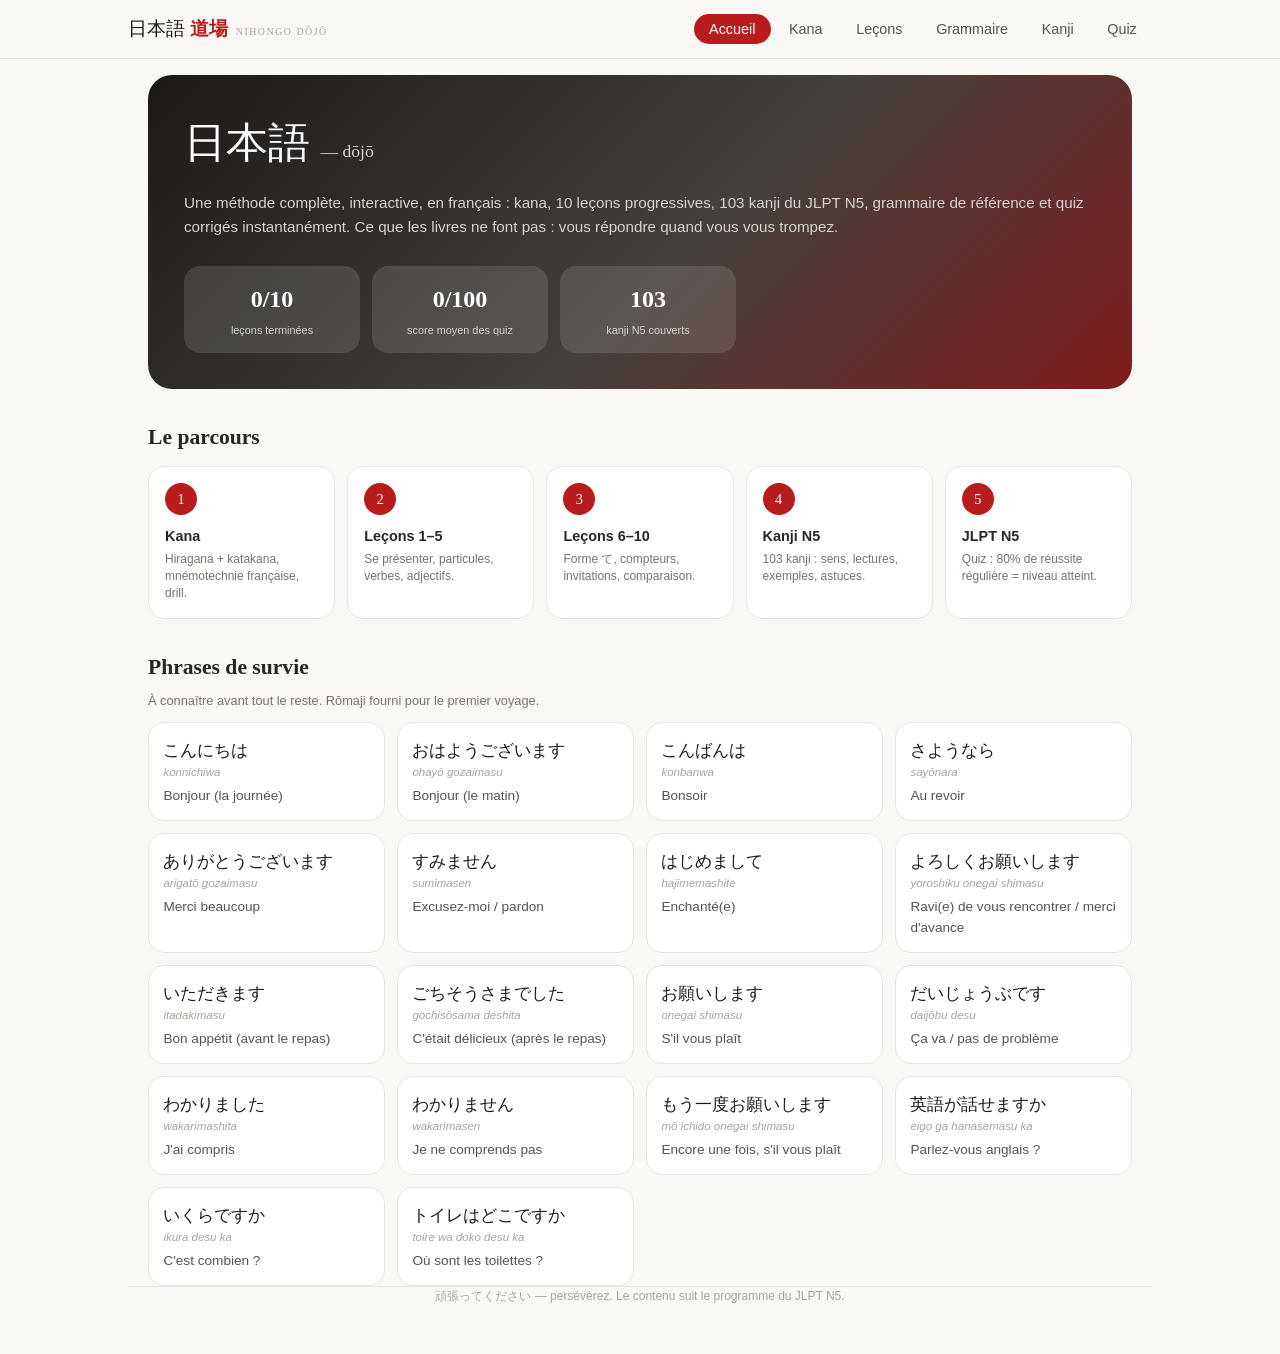
<file: Annexe/archive-v1-2026-11.html>
<!doctype html>
<html lang="fr">
<head>
<meta charset="UTF-8">
<meta name="viewport" content="width=device-width, initial-scale=1.0, viewport-fit=cover">
<meta name="theme-color" content="#faf8f4">
<meta name="apple-mobile-web-app-capable" content="yes">
<meta name="apple-mobile-web-app-status-bar-style" content="default">
<meta name="apple-mobile-web-app-title" content="Nihongo Dōjō">
<title>Nihongo Dōjō — Japonais de zéro au N5</title>
<style>
*{box-sizing:border-box;margin:0;padding:0}
body{background:#faf8f4;color:#292524;font:16px/1.55 -apple-system,BlinkMacSystemFont,"Segoe UI",Roboto,"Helvetica Neue",Arial,sans-serif;padding-bottom:3rem;-webkit-text-size-adjust:100%}
.serif{font-family:Georgia,"Hiragino Mincho ProN","Yu Mincho","MS Mincho",serif}
.wrap{max-width:64rem;margin:0 auto;padding:0 1.25rem}
header{position:sticky;top:0;z-index:5;background:rgba(250,248,244,.96);border-bottom:1px solid #e7e5e4}
.hd{display:flex;flex-wrap:wrap;align-items:center;justify-content:space-between;gap:.75rem;padding:.85rem 0}
.logo{font-size:1.2rem;color:#1c1917}
.logo b{color:#b91c1c;font-weight:600}
.logo small{font-size:.62rem;letter-spacing:.15em;text-transform:uppercase;color:#a8a29e;margin-left:.5rem}
nav{display:flex;flex-wrap:wrap;gap:.2rem}
.navbtn{border:0;background:none;border-radius:9999px;padding:.45rem .95rem;font-size:.9rem;color:#57534e;cursor:pointer}
.navbtn.on{background:#b91c1c;color:#fff}
h2{font-size:1.35rem;margin:.4rem 0}
h3{font-size:1.1rem;margin:1.8rem 0 .7rem}
.muted{color:#78716c}
.small{font-size:.8rem}
.card{background:#fff;border:1px solid #e7e5e4;border-radius:1rem;padding:1.25rem;margin-top:1rem}
.btn{border:1px solid #d6d3d1;background:#fff;border-radius:9999px;padding:.45rem 1.05rem;font-size:.9rem;color:#44403c;cursor:pointer}
.btn:hover{border-color:#a8a29e}
.btn.primary{background:#b91c1c;color:#fff;border-color:#b91c1c}
.btn.primary:hover{background:#991b1b;border-color:#991b1b}
.btn.dark{background:#1c1917;color:#fff;border-color:#1c1917}
.btn.dark:hover{background:#44403c;border-color:#44403c}
.seg{display:inline-flex;border:1px solid #e7e5e4;background:#fff;border-radius:9999px;padding:.2rem}
.segbtn{border:0;background:none;border-radius:9999px;padding:.4rem 1rem;font-size:.9rem;color:#57534e;cursor:pointer}
.segbtn.on{background:#b91c1c;color:#fff}
.rowf{display:flex;flex-wrap:wrap;align-items:center;gap:.75rem;margin-top:.75rem}
.kana-grid{display:grid;grid-template-columns:repeat(5,1fr);gap:.5rem;margin-top:1.25rem}
.kcell{background:#fff;border:1px solid #e7e5e4;border-radius:.75rem;padding:.5rem 0;text-align:center;cursor:pointer}
.kcell:hover{border-color:#f87171}
.kcell.sel{border-color:#dc2626;background:#fef2f2}
.kcell.empty{border-style:dashed;cursor:default;background:transparent}
.kcell.empty:hover{border-color:#e7e5e4}
.kk{font-size:1.5rem;color:#1c1917}
.romaji{font-size:.68rem;color:#78716c}
.romaji.off{opacity:0}
.selbox{display:flex;gap:1.5rem;align-items:center;background:#fef2f2;border:1px solid #fecaca;border-radius:1rem;padding:1.25rem;margin-top:1.25rem;flex-wrap:wrap}
.bigkana{font-size:3.4rem;line-height:1;color:#1c1917}
table{width:100%;border-collapse:collapse;background:#fff;border:1px solid #e7e5e4;border-radius:1rem;overflow:hidden;font-size:.9rem;margin-top:1rem}
th{background:#f5f5f4;text-transform:uppercase;font-size:.65rem;letter-spacing:.05em;color:#78716c;text-align:left;padding:.6rem .75rem}
td{border-top:1px solid #f0efee;padding:.55rem .75rem;vertical-align:top}
tr:nth-child(even) td{background:#fafaf9}
.kanji-grid{display:grid;grid-template-columns:repeat(auto-fill,minmax(3.4rem,1fr));gap:.5rem;margin-top:1.25rem}
.jcell{aspect-ratio:1/1;background:#fff;border:1px solid #e7e5e4;border-radius:.75rem;font-size:1.35rem;color:#1c1917;cursor:pointer;display:flex;flex-direction:column;align-items:center;justify-content:center;gap:.1rem;padding:.15rem;font-family:Georgia,serif}
.jcell:hover{border-color:#f87171;background:#fef2f2}
.jcell.sel{border-color:#dc2626;background:#fef2f2}
.jcell span{font-family:-apple-system,sans-serif;font-size:.55rem;color:#78716c;max-width:100%;overflow:hidden;text-overflow:ellipsis;white-space:nowrap}
.chip{background:#f5f5f4;border:1px solid #e7e5e4;border-radius:9999px;padding:.45rem .2rem;font-size:.85rem;color:#57534e;cursor:pointer;text-align:center;font-family:Georgia,serif;font-size:1rem}
.chip small{display:block;font-family:-apple-system,sans-serif;font-size:.55rem;color:#a8a29e}
.chip.sel{background:#fef2f2;border-color:#dc2626}
.chips{display:grid;grid-template-columns:repeat(auto-fill,minmax(4.6rem,1fr));gap:.5rem}
.grid{display:grid;gap:.75rem}
.g2{grid-template-columns:repeat(auto-fit,minmax(16rem,1fr))}
.g3{grid-template-columns:repeat(auto-fit,minmax(12rem,1fr))}
.g5{grid-template-columns:repeat(auto-fit,minmax(9.5rem,1fr))}
.hero{background:linear-gradient(135deg,#1c1917,#44403c 55%,#7f1d1d);border-radius:1.5rem;padding:2.25rem;color:#fff;margin-top:1rem}
.hero .big{font-size:2.6rem}
.hero p{margin-top:1rem;color:#d6d3d1;font-size:.95rem}
.stat{background:rgba(255,255,255,.12);border-radius:1rem;padding:.9rem;text-align:center}
.stat b{font-size:1.5rem;font-family:Georgia,serif}
.stat span{display:block;font-size:.68rem;color:#d6d3d1;margin-top:.25rem}
.litem{border:1px solid #e7e5e4;border-radius:1rem;background:#fff;margin-top:.75rem;overflow:hidden}
.lhead{display:flex;justify-content:space-between;align-items:center;gap:1rem;padding:1.1rem 1.25rem;cursor:pointer;background:#fff;border:0;width:100%;text-align:left;font-size:1rem;color:#1c1917}
.lbody{border-top:1px solid #f0efee;padding:1.25rem}
.num{width:2.5rem;height:2.5rem;border-radius:9999px;display:inline-flex;align-items:center;justify-content:center;font-family:Georgia,serif;background:#f5f5f4;color:#44403c;flex:none;font-size:1.05rem}
.num.done{background:#16a34a;color:#fff}
.lrow{display:flex;align-items:center;gap:1rem}
.ltitle{font-weight:600}
.lgoal{font-size:.78rem;color:#78716c}
.caret{color:#a8a29e}
.dialog{background:#f5f5f4;border-radius:1rem;padding:1rem}
.dialog .who{color:#b91c1c;font-weight:600;font-size:.75rem;margin-right:.5rem}
.dialog .fr{color:#78716c;font-size:.85rem}
.vocab{display:grid;gap:.5rem;grid-template-columns:repeat(auto-fit,minmax(11rem,1fr));margin-top:.75rem}
.vitem{background:#f5f5f4;border-radius:.75rem;padding:.5rem .9rem}
.vitem .jp{color:#1c1917}
.vitem .rd{color:#a8a29e;font-size:.72rem;margin-left:.4rem}
.vitem .fr{color:#57534e;font-size:.83rem}
.gpoint{border:1px solid #e7e5e4;border-radius:1rem;padding:.9rem;margin-top:.6rem}
.gpoint .gt{font-weight:600;color:#9f1239}
.gpoint p{font-size:.88rem;color:#57534e;margin:.3rem 0}
.gpoint .gx{font-size:.88rem}
.gpoint .gx .tr{color:#78716c}
.qbar{height:.4rem;background:#f0efee;border-radius:9999px;overflow:hidden;margin:1rem 0}
.qbar i{display:block;height:.4rem;background:#b91c1c;transition:width .3s}
.qchoice{display:grid;gap:.6rem;grid-template-columns:repeat(auto-fit,minmax(14rem,1fr));margin-top:1.25rem}
.qc{border:1px solid #e7e5e4;background:#fff;border-radius:.75rem;padding:.75rem 1rem;text-align:left;cursor:pointer;font-size:.95rem;color:#292524}
.qc:hover{border-color:#f87171;background:#fef2f2}
.qc.right{border-color:#16a34a;background:#f0fdf4}
.qc.wrong{border-color:#ef4444;background:#fef2f2}
.qc.dim{opacity:.5}
.feedback{background:#f5f5f4;border-radius:.75rem;padding:1rem;margin-top:1.25rem;font-size:.9rem}
.feedback .fbrow{display:flex;justify-content:space-between;align-items:flex-start;gap:1rem}
.ok{color:#15803d;font-weight:600}
.ko{color:#b91c1c;font-weight:600}
.deck{background:#fff;border:1px solid #e7e5e4;border-radius:1rem;padding:1.5rem;text-align:left;cursor:pointer}
.deck:hover{border-color:#ef4444;box-shadow:0 4px 14px rgba(0,0,0,.06)}
.deck .dt{font-family:Georgia,serif;font-size:1.15rem;color:#1c1917}
.deck .dd{font-size:.85rem;color:#78716c;margin-top:.25rem}
.deck .ds{font-size:.72rem;color:#15803d;font-weight:600;margin-top:.6rem}
.ksearch{border:1px solid #e7e5e4;border-radius:9999px;padding:.5rem 1.1rem;font-size:.9rem;min-width:13rem;background:#fff;color:#292524;outline:none}
.ksearch:focus{border-color:#ef4444}
.note{background:#1c1917;color:#e7e5e4;border-radius:1rem;padding:1.1rem 1.25rem;font-size:.88rem;margin-top:1rem}
.note b{color:#fff}
.note .serif{color:#fff;font-size:1.05rem}
footer{border-top:1px solid #e7e5e4;margin-top:2.5rem;padding:1.5rem;text-align:center;font-size:.75rem;color:#a8a29e}
.qtext{font-size:1.6rem;text-align:center;font-family:Georgia,serif;margin:1.5rem 0;color:#1c1917}
.pill{display:inline-block;background:#fff;border:1px solid #e7e5e4;border-radius:9999px;padding:.25rem .8rem;font-size:.76rem;color:#57534e;margin:.2rem}
input[type=checkbox]{width:1.1rem;height:1.1rem;accent-color:#16a34a}
.donelbl{display:flex;align-items:center;gap:.6rem;font-size:.88rem;color:#44403c;margin-top:1.5rem;cursor:pointer}
.exbox{background:#f5f5f4;border-radius:.75rem;padding:.7rem .9rem;margin-top:.4rem;font-size:.88rem}
.exbox .tr{color:#78716c;font-size:.85rem}
.hero3{display:grid;grid-template-columns:repeat(auto-fit,minmax(9rem,11rem));gap:.75rem;margin-top:1.75rem}
.road{background:#fff;border:1px solid #e7e5e4;border-radius:1rem;padding:1rem}
.road .rn{width:2rem;height:2rem;border-radius:9999px;display:inline-flex;align-items:center;justify-content:center;background:#b91c1c;color:#fff;font-family:Georgia,serif;font-size:.9rem}
.road .rt{font-weight:600;font-size:.9rem;margin-top:.6rem}
.road .rd2{font-size:.75rem;color:#78716c;margin-top:.25rem;line-height:1.4}
.compcard{background:#fff;border:1px solid #e7e5e4;border-radius:1rem;padding:1.1rem}
.compcard .cp{font-family:Georgia,serif;color:#9f1239;font-size:1.05rem}
.phcard{background:#fff;border:1px solid #e7e5e4;border-radius:1rem;padding:.9rem}
.phcard .pj{font-size:1.05rem;color:#1c1917}
.phcard .pr{font-size:.72rem;color:#a8a29e;font-style:italic}
.phcard .pf{font-size:.85rem;color:#57534e;margin-top:.2rem}
@media(max-width:640px){.hero .big{font-size:1.9rem}.bigkana{font-size:2.4rem}.kk{font-size:1.3rem}h2{font-size:1.2rem}.hd{padding:.7rem 0}}
</style>
</head>
<body>
<header><div class="wrap hd">
<div class="logo serif">日本語 <b>道場</b><small>Nihongo Dōjō</small></div>
<nav id="nav"></nav>
</div></header>
<main class="wrap" id="app"></main>
<footer class="wrap">頑張ってください — persévérez. Le contenu suit le programme du JLPT N5.</footer>
<script>
"use strict";
const HIRA = [
  { k: "あ", r: "a", m: "Un « a » orné d'une croix : une antenne qui capte." },
  { k: "い", r: "i", m: "Deux baguettes penchées : deux petits « i »." },
  { k: "う", r: "u", m: "Une bouche ouverte qui dit « ou »." },
  { k: "え", r: "e", m: "Un « é » cursif : une étagère et son livre." },
  { k: "お", r: "o", m: "Un oiseau (le trait) posé sur une branche : « oh ! »" },
  { k: "か", r: "ka", m: "Une clé (key) croisée avec un trait." },
  { k: "き", r: "ki", m: "Une clé (ki) suspendue à son crochet." },
  { k: "く", r: "ku", m: "Un bec de coucou : « kou-kou ! »" },
  { k: "け", r: "ke", m: "Une bougie dont la flamme penche." },
  { k: "こ", r: "ko", m: "Deux cordes parallèles : un cordon." },
  { k: "さ", r: "sa", m: "Une sauterelle posée sur un brin d'herbe." },
  { k: "し", r: "shi", m: "Un hameçon : on y attrape le poisson." },
  { k: "す", r: "su", m: "Une ficelle qui tient un morceau de sucre." },
  { k: "せ", r: "se", m: "Une barrière en zigzag devant la maison." },
  { k: "そ", r: "so", m: "Une couture en zigzag : la soudure." },
  { k: "た", r: "ta", m: "Un « t » et un « a » qui se donnent la main." },
  { k: "ち", r: "chi", m: "Un cheveu en boucle sur le front." },
  { k: "つ", r: "tsu", m: "Une vague de tsunami qui court." },
  { k: "て", r: "te", m: "Une main tendue — et « te » veut dire main !" },
  { k: "と", r: "to", m: "Un totem avec une plume au sommet." },
  { k: "な", r: "na", m: "Un nœud coulant au bout d'une corde." },
  { k: "に", r: "ni", m: "Deux jambes qui courent : « ni » = 2 en japonais." },
  { k: "ぬ", r: "nu", m: "Des nouilles enroulées autour d'une baguette." },
  { k: "ね", r: "ne", m: "Un chat (neko) avec la queue en boucle." },
  { k: "の", r: "no", m: "Un nœud simple : une boucle ouverte." },
  { k: "は", r: "ha", m: "Un haut-parleur posé sur son pied." },
  { k: "ひ", r: "hi", m: "Une bouche qui sourit : « hi hi ! »" },
  { k: "ふ", r: "fu", m: "Le mont Fuji sous trois nuages." },
  { k: "へ", r: "he", m: "Une colline : un chemin qui monte." },
  { k: "ほ", r: "ho", m: "Un poteau haut : は avec une barre en plus." },
  { k: "ま", r: "ma", m: "Une mama qui bande les yeux pour jouer." },
  { k: "み", r: "mi", m: "Un « 3 » bondissant : « mi » = 3 (mittsu)." },
  { k: "む", r: "mu", m: "Une vache stylisée : « muu ! »" },
  { k: "め", r: "me", m: "Un œil et son cil — « me » veut dire œil !" },
  { k: "も", r: "mo", m: "Deux poissons pris au même hameçon." },
  { k: "や", r: "ya", m: "Un yak qui penche en avant." },
  { k: "ゆ", r: "yu", m: "Un poisson que la ligne ramène en boucle." },
  { k: "よ", r: "yo", m: "Un yo-yo au bout de sa ficelle." },
  { k: "ら", r: "ra", m: "Une raquette posée contre un mur." },
  { k: "り", r: "ri", m: "Deux rubans qui flottent." },
  { k: "る", r: "ru", m: "Une route qui fait une boucle." },
  { k: "れ", r: "re", m: "Un repas servi : la nappe et la boucle." },
  { k: "ろ", r: "ro", m: "Une robe suspendue — る sans sa boucle." },
  { k: "わ", r: "wa", m: "Un « wa » joyeux : une boucle qui sautille." },
  { k: "を", r: "o (wo)", m: "Un « wo » cursif : un oiseau qui picore. Particule : se lit « o »." },
  { k: "ん", r: "n", m: "Une houle tranquille : le « n » final." },
];

const KATA = [
  { k: "ア", r: "a", m: "Un toit en « A » : l'entrée d'une tente." },
  { k: "イ", r: "i", m: "Une personne qui salue, penchée en avant." },
  { k: "ウ", r: "u", m: "Une maison au toit pointu : « ou » est dedans." },
  { k: "エ", r: "e", m: "Une échelle dressée contre un mur." },
  { k: "オ", r: "o", m: "Un taureau : cornes et museau de profil." },
  { k: "カ", r: "ka", m: "Un « K » qui a perdu un trait." },
  { k: "キ", r: "ki", m: "Une clé (key) taillée à angles droits." },
  { k: "ク", r: "ku", m: "Un bec ouvert : le coucou revient." },
  { k: "ケ", r: "ke", m: "Un « K » épluché au couteau." },
  { k: "コ", r: "ko", m: "Une boîte ouverte sur le dessus." },
  { k: "サ", r: "sa", m: "Une herse à trois dents." },
  { k: "シ", r: "shi", m: "Trois étincelles : un sourire qui brille." },
  { k: "ス", r: "su", m: "Une piste de ski en descente." },
  { k: "セ", r: "se", m: "Une herse renversée sur le flanc." },
  { k: "ソ", r: "so", m: "Une aiguille qui coud vers le haut." },
  { k: "タ", r: "ta", m: "Un « 7 » posé en équilibre sur son pied." },
  { k: "チ", r: "chi", m: "Un kimono plié avec sa ceinture." },
  { k: "ツ", r: "tsu", m: "Trois gouttes : le tsunami craché." },
  { k: "テ", r: "te", m: "Une main stylisée (« te » = main), vue de face." },
  { k: "ト", r: "to", m: "Un totem : un poteau avec un bras." },
  { k: "ナ", r: "na", m: "Un nageur qui plonge : le trait et le banc." },
  { k: "ニ", r: "ni", m: "Deux traits : « ni » = 2 en japonais." },
  { k: "ヌ", r: "nu", m: "Des nouilles anguleuses et la fourchette." },
  { k: "ネ", r: "ne", m: "Un bonzaï stylisé — « ne » = racine." },
  { k: "ノ", r: "no", m: "Une lame oblique : le couteau du ninja." },
  { k: "ハ", r: "ha", m: "Un « ha ! » : deux lèvres ouvertes qui rient." },
  { k: "ヒ", r: "hi", m: "Une allumette prête à s'enflammer." },
  { k: "フ", r: "fu", m: "Une vague creuse : le vent (fū) du nord." },
  { k: "ヘ", r: "he", m: "Identique à へ : la colline." },
  { k: "ホ", r: "ho", m: "Un « H » : l'hôtel avec sa poutre." },
  { k: "マ", r: "ma", m: "La cape d'un magicien sur son crochet." },
  { k: "ミ", r: "mi", m: "Trois traits : « mi » = 3 (mittsu)." },
  { k: "ム", r: "mu", m: "Une vache anguleuse : « muu ! »" },
  { k: "メ", r: "me", m: "Un œil croisé par des ciseaux (« me » = œil)." },
  { k: "モ", r: "mo", m: "Deux pieux et une poutre : un petit pont." },
  { k: "ヤ", r: "ya", m: "Un yak taillé à la serpe." },
  { k: "ユ", r: "yu", m: "Un « U » étroit : un tuyau." },
  { k: "ヨ", r: "yo", m: "Un « E » couché : un yo-yo dans sa boîte." },
  { k: "ラ", r: "ra", m: "Une raquette vue de côté." },
  { k: "リ", r: "ri", m: "Deux rubans, plus raides qu'en hiragana." },
  { k: "ル", r: "ru", m: "Une botte qui court : le pied et sa boucle." },
  { k: "レ", r: "re", m: "Une règle posée contre le mur." },
  { k: "ロ", r: "ro", m: "Une bouche carrée (ロ vient de 口, la bouche)." },
  { k: "ワ", r: "wa", m: "Une fourche plantée dans le sol : « waouh ! »" },
  { k: "ヲ", r: "o (wo)", m: "Une houle barrée : la particule rare, lue « o »." },
  { k: "ン", r: "n", m: "Deux houles : le « n » final." },
];

const HIRA_ROWS = [
  [0, 1, 2, 3, 4],
  [5, 6, 7, 8, 9],
  [10, 11, 12, 13, 14],
  [15, 16, 17, 18, 19],
  [20, 21, 22, 23, 24],
  [25, 26, 27, 28, 29],
  [30, 31, 32, 33, 34],
  [35, null, 36, null, 37],
  [38, 39, 40, 41, 42],
  [43, null, null, null, 44],
  [45, null, null, null, null],
];

const KATA_ROWS = [
  [0, 1, 2, 3, 4],
  [5, 6, 7, 8, 9],
  [10, 11, 12, 13, 14],
  [15, 16, 17, 18, 19],
  [20, 21, 22, 23, 24],
  [25, 26, 27, 28, 29],
  [30, 31, 32, 33, 34],
  [35, null, 36, null, 37],
  [38, 39, 40, 41, 42],
  [43, null, null, null, 44],
  [45, null, null, null, null],
];

const DAKU = [
  { label: "か → が (g)", h: ["が", "ぎ", "ぐ", "げ", "ご"], k: ["ガ", "ギ", "グ", "ゲ", "ゴ"], r: ["ga", "gi", "gu", "ge", "go"], note: "Son voisé : k devient g." },
  { label: "さ → ざ (z)", h: ["ざ", "じ", "ず", "ぜ", "ぞ"], k: ["ザ", "ジ", "ズ", "ゼ", "ゾ"], r: ["za", "ji", "zu", "ze", "zo"], note: "し+゛ = じ (ji)." },
  { label: "た → だ (d)", h: ["だ", "ぢ", "づ", "で", "ど"], k: ["ダ", "ヂ", "ヅ", "デ", "ド"], r: ["da", "ji", "zu", "de", "do"], note: "ぢ/づ sont rares (homophones de じ/ず)." },
  { label: "は → ば (b)", h: ["ば", "び", "ぶ", "べ", "ぼ"], k: ["バ", "ビ", "ブ", "ベ", "ボ"], r: ["ba", "bi", "bu", "be", "bo"], note: "Son voisé : h devient b." },
  { label: "は → ぱ (p)", h: ["ぱ", "ぴ", "ぷ", "ぺ", "ぽ"], k: ["パ", "ピ", "プ", "ペ", "ポ"], r: ["pa", "pi", "pu", "pe", "po"], note: "Dakuten rond (゜) : p." },
];

const COMBOS = [
  { h: ["きゃ", "きゅ", "きょ"], k: ["キャ", "キュ", "キョ"], r: ["kya", "kyu", "kyo"] },
  { h: ["しゃ", "しゅ", "しょ"], k: ["シャ", "シュ", "ショ"], r: ["sha", "shu", "sho"] },
  { h: ["ちゃ", "ちゅ", "ちょ"], k: ["チャ", "チュ", "チョ"], r: ["cha", "chu", "cho"] },
  { h: ["にゃ", "にゅ", "にょ"], k: ["ニャ", "ニュ", "ニョ"], r: ["nya", "nyu", "nyo"] },
  { h: ["ひゃ", "ひゅ", "ひょ"], k: ["ヒャ", "ヒュ", "ヒョ"], r: ["hya", "hyu", "hyo"] },
  { h: ["みゃ", "みゅ", "みょ"], k: ["ミャ", "ミュ", "ミョ"], r: ["mya", "myu", "myo"] },
  { h: ["りゃ", "りゅ", "りょ"], k: ["リャ", "リュ", "リョ"], r: ["rya", "ryu", "ryo"] },
  { h: ["ぎゃ", "ぎゅ", "ぎょ"], k: ["ギャ", "ギュ", "ギョ"], r: ["gya", "gyu", "gyo"] },
  { h: ["じゃ", "じゅ", "じょ"], k: ["ジャ", "ジュ", "ジョ"], r: ["ja", "ju", "jo"] },
  { h: ["びゃ", "びゅ", "びょ"], k: ["ビャ", "ビュ", "ビョ"], r: ["bya", "byu", "byo"] },
  { h: ["ぴゃ", "ぴゅ", "ぴょ"], k: ["ピャ", "ピュ", "ピョ"], r: ["pya", "pyu", "pyo"] },
];

// ============================================================
// DONNÉES : 103 KANJI (JLPT N5)
// ============================================================


const KANJI_RAW = [
  ["一", "un", "イチ", "ひと(つ)", "Un seul trait vertical : le chiffre 1.", ["一日", "いちにち", "un jour"]],
  ["二", "deux", "ニ", "ふた(つ)", "Deux traits : le chiffre 2.", ["二人", "ふたり", "deux personnes"]],
  ["三", "trois", "サン", "み(つ)", "Trois traits : le chiffre 3.", ["三日", "みっか", "trois jours"]],
  ["四", "quatre", "シ", "よ(ん)", "Une fenêtre à quatre carreaux.", ["四月", "しがつ", "avril"]],
  ["五", "cinq", "ゴ", "いつ(つ)", "Cinq barres qui se croisent.", ["五分", "ごふん", "cinq minutes"]],
  ["六", "six", "ロク", "む(つ)", "Un toit posé sur deux jambes.", ["六時", "ろくじ", "six heures"]],
  ["七", "sept", "シチ", "なな(つ)", "Une croix penchée, comme un « 7 ».", ["七時", "しちじ", "sept heures"]],
  ["八", "huit", "ハチ", "や(つ)", "Deux rayons qui s'écartent : le 8 qui s'ouvre.", ["八百", "はっぴゃく", "huit cents"]],
  ["九", "neuf", "キュウ・ク", "ここの(つ)", "Un « 9 » incomplet qui boucle.", ["九月", "くがつ", "septembre"]],
  ["十", "dix", "ジュウ", "とお", "Une croix : « X » comme dix en chiffres romains.", ["十分", "じゅっぷん", "dix minutes"]],
  ["百", "cent", "ヒャク", "—", "Un « 1 » sur « blanc » (白) : cent de plus.", ["百円", "ひゃくえん", "cent yens"]],
  ["千", "mille", "セン", "ち", "Un poteau qui glisse sur le côté : 1000 d'un coup.", ["千円", "せんえん", "mille yens"]],
  ["万", "dix mille", "マン", "—", "Une fourche à dix mille dents.", ["一万", "いちまん", "dix mille"]],
  ["円", "yen / rond", "エン", "まる(い)", "Une pièce encadrée : le yen.", ["三千円", "さんぜんえん", "3000 yens"]],
  ["人", "personne", "ジン・ニン", "ひと", "Deux jambes qui marchent.", ["三人", "さんにん", "trois personnes"]],
  ["男", "homme", "ダン・ナン", "おとこ", "La force (力) dans un champ (田) : l'homme aux champs.", ["男の子", "おとこのこ", "un garçon"]],
  ["女", "femme", "ジョ", "おんな", "Une silhouette assise, mains croisées.", ["女の子", "おんなのこ", "une fille"]],
  ["子", "enfant", "シ", "こ", "Un bébé emmailloté, bras en l'air.", ["子供", "こども", "enfant"]],
  ["友", "ami", "ユウ", "とも", "Deux mains qui se serrent.", ["友達", "ともだち", "un(e) ami(e)"]],
  ["父", "père", "フ", "ちち", "Un papa, bras écartés en croix.", ["お父さん", "おとうさん", "votre père"]],
  ["母", "mère", "ボ", "はは", "Deux points comme deux seins : la mère.", ["お母さん", "おかあさん", "votre mère"]],
  ["日", "jour / soleil", "ニチ・ジツ", "ひ・か", "Un soleil carré avec son reflet.", ["日曜日", "にちようび", "dimanche"]],
  ["月", "mois / lune", "ゲツ・ガツ", "つき", "Un croissant de lune.", ["月曜日", "げつようび", "lundi"]],
  ["火", "feu", "カ", "ひ", "Une personne portant deux flammes.", ["火曜日", "かようび", "mardi"]],
  ["水", "eau", "スイ", "みず", "Trois gouttes qui coulent.", ["水曜日", "すいようび", "mercredi"]],
  ["木", "arbre / bois", "ボク・モク", "き", "Un arbre : tronc, branches, racines.", ["木曜日", "もくようび", "jeudi"]],
  ["金", "or / argent", "キン", "かね", "Deux pépites sous un toit.", ["金曜日", "きんようび", "vendredi"]],
  ["土", "terre", "ド・ト", "つち", "Un bourgeon qui sort de la terre.", ["土曜日", "どようび", "samedi"]],
  ["曜", "jour (de semaine)", "ヨウ", "—", "Soleil, aile et oiseau : le jour qui vole.", ["何曜日", "なんようび", "quel jour"]],
  ["年", "année", "ネン", "とし", "Une récolte qui danse : l'année des moissons.", ["今年", "ことし", "cette année"]],
  ["時", "heure / temps", "ジ", "とき", "Le soleil (日) mesuré par le temple (寺).", ["時間", "じかん", "le temps, l'heure"]],
  ["分", "minute / diviser", "フン・ブン", "わ(かる)", "Une épée (刀) coupe le huit (八) : diviser.", ["五分", "ごふん", "cinq minutes"]],
  ["半", "moitié", "ハン", "なか(ば)", "Huit (八) coupé en deux : la moitié.", ["九時半", "くじはん", "9h30"]],
  ["今", "maintenant", "コン", "いま", "Un toit qui abrite le présent.", ["今日", "きょう", "aujourd'hui"]],
  ["週", "semaine", "シュウ", "—", "Une boucle dans le mouvement : la semaine qui tourne.", ["先週", "せんしゅう", "la semaine dernière"]],
  ["間", "intervalle", "カン・ケン", "あいだ", "Le soleil (日) entre les battants d'une porte (門).", ["一時間", "いちじかん", "une heure durant"]],
  ["先", "avant / d'abord", "セン", "さき", "Une jambe qui précède les autres.", ["先生", "せんせい", "professeur"]],
  ["来", "venir / futur", "ライ", "く(る)", "Un arbre qui salue : ce qui arrive.", ["来年", "らいねん", "l'année prochaine"]],
  ["前", "avant / devant", "ゼン", "まえ", "La lune marche en tête de la file.", ["午前", "ごぜん", "matin (a.m.)"]],
  ["後", "après / derrière", "ゴ・コウ", "あと", "Arriver après les autres, fil au pied.", ["午後", "ごご", "après-midi"]],
  ["午", "midi", "ゴ", "—", "L'aiguille verticale de midi.", ["正午", "しょうご", "midi"]],
  ["毎", "chaque", "マイ", "—", "La même maman qui revient chaque jour.", ["毎日", "まいにち", "chaque jour"]],
  ["東", "est", "トウ", "ひがし", "Un arbre (木) dans le soleil (日) : là où il se lève.", ["東京", "とうきょう", "Tokyo"]],
  ["西", "ouest", "セイ・サイ", "にし", "Un panier : l'ouest où le soleil se couche.", ["西口", "にしぐち", "sortie ouest"]],
  ["南", "sud", "ナン", "みなみ", "Un « 8 » dans une caisse : le sud.", ["南", "みなみ", "le sud"]],
  ["北", "nord", "ホク", "きた", "Deux personnes dos à dos : on tourne le dos au nord.", ["北海道", "ほっかいどう", "Hokkaidō"]],
  ["右", "droite", "ウ・ユウ", "みぎ", "Une bouche (口) sous une main : on mange de la main droite.", ["右", "みぎ", "la droite"]],
  ["左", "gauche", "サ", "ひだり", "Une main qui tient un outil (工) : le gaucher.", ["左", "ひだり", "la gauche"]],
  ["上", "haut / dessus", "ジョウ", "うえ", "Un trait au-dessus de la ligne.", ["上手", "じょうず", "doué"]],
  ["中", "milieu / dans", "チュウ", "なか", "Une flèche plantée au centre.", ["中国", "ちゅうごく", "la Chine"]],
  ["下", "bas / dessous", "カ・ゲ", "した", "Un trait en dessous de la ligne.", ["地下", "ちか", "sous-sol"]],
  ["口", "bouche", "コウ・ク", "くち", "Une bouche carrée, ouverte.", ["入り口", "いりぐち", "l'entrée"]],
  ["目", "œil", "モク・ボク", "め", "Un œil couché, pupille comprise.", ["目", "め", "l'œil"]],
  ["耳", "oreille", "ジ", "みみ", "Une oreille qui pend sur le côté.", ["耳", "みみ", "l'oreille"]],
  ["手", "main", "シュ", "て", "Trois doigts et une paume.", ["手紙", "てがみ", "une lettre"]],
  ["足", "pied / jambe", "ソク", "あし", "Genou, mollet et pied alignés.", ["足", "あし", "le pied"]],
  ["首", "cou / tête", "シュ", "くび", "La tête posée sur le col du vêtement.", ["首", "くび", "le cou"]],
  ["力", "force", "リョク・リキ", "ちから", "Un bras tendu, muscle saillant.", ["力", "ちから", "la force"]],
  ["本", "livre / origine", "ホン", "もと", "Un arbre (木) marqué à sa racine : l'origine.", ["日本", "にほん", "le Japon"]],
  ["山", "montagne", "サン", "やま", "Trois pics en ligne.", ["富士山", "ふじさん", "le mont Fuji"]],
  ["川", "rivière", "セン", "かわ", "Trois ruisseaux qui coulent.", ["川口", "かわぐち", "embouchure"]],
  ["田", "champ de riz", "デン", "た", "Un champ vu du ciel, divisé en parcelles.", ["田中", "たなか", "Tanaka (nom)"]],
  ["海", "mer", "カイ", "うみ", "L'eau (氵) et une mère (母) : la mer nourricière.", ["海", "うみ", "la mer"]],
  ["空", "ciel / vide", "クウ", "そら", "Une grotte (穴) vide : le ciel.", ["空港", "くうこう", "l'aéroport"]],
  ["雨", "pluie", "ウ", "あめ", "Des gouttes qui tombent d'un nuage.", ["雨", "あめ", "la pluie"]],
  ["気", "air / esprit", "キ・ケ", "—", "De la vapeur qui monte d'un grain de riz : l'énergie.", ["天気", "てんき", "le temps (météo)"]],
  ["風", "vent", "フウ", "かぜ", "Un filet (几) qui attrape la vapeur (气).", ["風", "かぜ", "le vent"]],
  ["星", "étoile", "セイ", "ほし", "Un soleil (日) né (生) dans le ciel nocturne.", ["星", "ほし", "l'étoile"]],
  ["魚", "poisson", "ギョ", "さかな", "Tête, écailles et queue d'un poisson.", ["魚", "さかな", "le poisson"]],
  ["鳥", "oiseau", "チョウ", "とり", "Œil, aile et patte : l'oiseau.", ["鳥", "とり", "l'oiseau"]],
  ["犬", "chien", "ケン", "いぬ", "Un chien (大) avec son collier (丶).", ["犬", "いぬ", "le chien"]],
  ["花", "fleur", "カ", "はな", "Des pétales qui naissent sur une tige.", ["花見", "はなみ", "hanami"]],
  ["家", "maison / famille", "カ・ケ", "いえ", "Un toit (宀) sur un cochon : la maison.", ["家族", "かぞく", "la famille"]],
  ["部", "partie / pièce", "ブ", "—", "Des parts alignées côte à côte.", ["部屋", "へや", "la chambre"]],
  ["屋", "toit / boutique", "オク", "や", "Un corps (尸) qui atteint le toit (至).", ["屋上", "おくじょう", "le toit-terrasse"]],
  ["店", "boutique", "テン", "みせ", "Un auvent qui annonce la marchandise.", ["店", "みせ", "la boutique"]],
  ["駅", "gare", "エキ", "—", "Un cheval rapide : l'ancien relais de poste.", ["駅", "えき", "la gare"]],
  ["道", "route / voie", "ドウ", "みち", "Une tête (首) qui court (辶) : le chemin.", ["道", "みち", "le chemin"]],
  ["校", "école", "コウ", "—", "Un arbre (木) qui se croise (交) : le bâtiment.", ["学校", "がっこう", "l'école"]],
  ["車", "voiture", "シャ", "くるま", "Une voiture vue de dessus : essieu et roues.", ["電車", "でんしゃ", "le train"]],
  ["電", "électricité", "デン", "—", "La pluie (雨) et un fil : l'éclair.", ["電話", "でんわ", "le téléphone"]],
  ["話", "parole / histoire", "ワ", "はな(す)", "Des mots (言) sur la langue (舌).", ["話します", "はなします", "parler"]],
  ["語", "langue / mot", "ゴ", "かた(る)", "Cinq bouches (五口) qui disent des mots (言).", ["日本語", "にほんご", "le japonais"]],
  ["読", "lire", "ドク", "よ(む)", "Des mots (言) qu'on échange et relit : lire.", ["読みます", "よみます", "lire"]],
  ["書", "écrire", "ショ", "か(く)", "Un pinceau qui trace le jour (日).", ["書きます", "かきます", "écrire"]],
  ["見", "voir", "ケン", "み(る)", "Un œil (目) sur des jambes : aller voir.", ["見ます", "みます", "voir / regarder"]],
  ["聞", "écouter / demander", "ブン", "き(く)", "Une oreille (耳) à la porte (門).", ["聞きます", "ききます", "écouter / demander"]],
  ["言", "dire", "ゲン・ゴン", "い(う)", "Des lignes qui sortent d'une bouche : parler.", ["言います", "いいます", "dire"]],
  ["行", "aller", "コウ", "い(く)", "Des jambes qui s'emboîtent sur la route.", ["銀行", "ぎんこう", "la banque"]],
  ["出", "sortir", "シュツ", "で(る)・だ(す)", "Une plante qui sort de terre, ligne après ligne.", ["出口", "でぐち", "la sortie"]],
  ["入", "entrer", "ニュウ", "はい(る)", "Une flèche qui entre dans un enclos.", ["入ります", "はいります", "entrer"]],
  ["買", "acheter", "バイ", "か(う)", "Un filet (罒) pour attraper la monnaie (貝).", ["買います", "かいます", "acheter"]],
  ["売", "vendre", "バイ", "う(る)", "La monnaie (貝) qui sort du filet : vendre.", ["売ります", "うります", "vendre"]],
  ["学", "étudier", "ガク", "まな(ぶ)", "Un enfant (子) sous un toit de savoir.", ["学生", "がくせい", "étudiant"]],
  ["休", "se reposer", "キュウ", "やす(む)", "Une personne (人) appuyée contre un arbre (木).", ["休みます", "やすみます", "se reposer"]],
  ["飲", "boire", "イン", "の(む)", "La soif (欠) près de la nourriture (飠).", ["飲みます", "のみます", "boire"]],
  ["食", "manger", "ショク", "た(べる)", "Un toit sur une bonne portion : le repas.", ["食べます", "たべます", "manger"]],
  ["大", "grand", "ダイ・タイ", "おお(きい)", "Une personne bras écartés : « c'est grand ! »", ["大阪", "おおさか", "Osaka"]],
  ["小", "petit", "ショウ", "ちい(さい)", "Trois gouttes : tout petit.", ["小さい", "ちいさい", "petit"]],
  ["長", "long / chef", "チョウ", "なが(い)", "Un sage barbu qui a vécu longtemps.", ["社長", "しゃちょう", "le directeur"]],
  ["高", "haut / cher", "コウ", "たか(い)", "Une haute tour à fenêtres.", ["高い", "たかい", "haut, cher"]],
  ["安", "pas cher / tranquille", "アン", "やす(い)", "Une femme (女) sous un toit (宀) : la paix du foyer.", ["安い", "やすい", "pas cher"]],
  ["新", "nouveau", "シン", "あたら(しい)", "Une hache (斤) taille le bois (木) neuf.", ["新聞", "しんぶん", "le journal"]],
  ["古", "vieux / ancien", "コ", "ふる(い)", "Une vieille pierre tombaire, croix dessus.", ["古い", "ふるい", "vieux"]],
];

const KANJI = KANJI_RAW.map(function (x) { return { k: x[0], s: x[1], on: x[2], kun: x[3], m: x[4], ex: x[5] }; });

// ============================================================
// DONNÉES : 10 LEÇONS
// ============================================================

const LESSONS = [
  {
    n: 1,
    title: "Se présenter",
    goal: "Dire qui vous êtes, poser une question simple, remercier.",
    dialog: [
      ["田中", "はじめまして。田中です。", "Enchanté. Je m'appelle Tanaka."],
      ["リナ", "はじめまして。リナです。フランス人です。", "Enchantée. Je m'appelle Lina. Je suis française."],
      ["田中", "リナさんは学生ですか。", "Lina, êtes-vous étudiante ?"],
      ["リナ", "はい、学生です。田中さんは先生ですか。", "Oui, je suis étudiante. Tanaka, êtes-vous professeur ?"],
      ["田中", "いいえ、会社員です。", "Non, je suis employé de bureau."],
    ],
    vocab: [
      ["私", "わたし", "je, moi"],
      ["〜さん", "さん", "Monsieur / Madame (politesse)"],
      ["先生", "せんせい", "professeur"],
      ["学生", "がくせい", "étudiant"],
      ["会社員", "かいしゃいん", "employé de bureau"],
      ["フランス人", "フランスじん", "français(e)"],
      ["日本語", "にほんご", "japonais (langue)"],
      ["はい", "はい", "oui"],
      ["いいえ", "いいえ", "non"],
      ["はじめまして", "はじめまして", "enchanté(e)"],
      ["よろしくお願いします", "よろしくおねがいします", "ravi(e) de vous rencontrer"],
    ],
    grammar: [
      {
        t: "A は B です — « A est B »",
        d: "は marque le thème de la phrase, です est la copule polie. Le japonais n'a ni article, ni genre, ni nombre : 犬 = le chien, un chien, des chiens.",
        ex: [
          ["私は学生です。", "Je suis étudiant."],
          ["田中さんは先生です。", "M. Tanaka est professeur."],
        ],
      },
      {
        t: "La question en か",
        d: "On garde la phrase affirmative et on ajoute か à la fin. Pas besoin d'inverser l'ordre des mots.",
        ex: [["リナさんは学生ですか。", "Lina est-elle étudiante ?"]],
      },
      {
        t: "の — la possession",
        d: "の relie deux noms comme « de » en français : possesseur の chose possédée.",
        ex: [["私の本です。", "C'est mon livre."]],
      },
    ],
    quiz: [
      { q: "「私は学生です」 signifie :", choices: ["Je suis étudiant.", "Je ne suis pas étudiant.", "Est-ce un étudiant ?", "L'étudiant est là."], a: 0, e: "は (thème) + です (copule)." },
      { q: "Comment forme-t-on une question ?", choices: ["En ajoutant か à la fin", "En inversant les mots", "En ajoutant か au début", "En élevant だけ"], a: 0, e: "か en fin de phrase, à l'écrit avec un point." },
      { q: "「私の本」 signifie :", choices: ["mon livre", "le livre de l'école", "je lis", "une librairie"], a: 0, e: "私 の 本 = le livre de moi." },
    ],
  },
  {
    n: 2,
    title: "Ceci, cela, là-bas",
    goal: "Désigner des objets et des lieux, demander « qu'est-ce que c'est ? ».",
    dialog: [
      ["田中", "これは何ですか。", "Qu'est-ce que c'est (près de moi) ?"],
      ["リナ", "それは日本の本です。", "C'est (près de vous) un livre japonais."],
      ["田中", "あれは何ですか。", "Et ça, là-bas, c'est quoi ?"],
      ["リナ", "あれは私のかばんです。", "Là-bas, c'est mon sac."],
      ["田中", "トイレはどこですか。", "Où sont les toilettes ?"],
      ["リナ", "あそこです。", "Là-bas."],
    ],
    vocab: [
      ["これ", "これ", "ceci (près de moi)"],
      ["それ", "それ", "cela (près de vous)"],
      ["あれ", "あれ", "cela (loin de nous deux)"],
      ["この〜", "この", "ce… (près de moi)"],
      ["その〜", "その", "ce… (près de vous)"],
      ["あの〜", "あの", "ce… (là-bas)"],
      ["ここ・そこ・あそこ", "ここ・そこ・あそこ", "ici / là / là-bas"],
      ["何", "なに / なん", "quoi"],
      ["だれ", "だれ", "qui"],
      ["どこ", "どこ", "où"],
      ["かばん", "かばん", "sac"],
      ["本", "ほん", "livre"],
    ],
    grammar: [
      {
        t: "これ・それ・あれ — les trois distances",
        d: "これ : près du locuteur. それ : près de l'interlocuteur. あれ : loin des deux. Ces mots seuls remplacent le nom.",
        ex: [["これはペンです。", "Ceci est un stylo."]],
      },
      {
        t: "この・その・あの + nom",
        d: "Même logique, mais ils sont suivis du nom qu'ils déterminent.",
        ex: [["あの人は先生です。", "Cette personne là-bas est professeur."]],
      },
      {
        t: "ここ・そこ・あそこ — les lieux",
        d: "La même série à trois distances s'applique aux endroits.",
        ex: [["駅はあそこです。", "La gare est là-bas."]],
      },
    ],
    quiz: [
      { q: "Votre interlocuteur tient un livre. Vous dites :", choices: ["この本", "その本", "あの本", "どの本"], a: 1, e: "Près de l'interlocuteur → その." },
      { q: "「あれは何ですか」 signifie :", choices: ["Qu'est-ce que c'est, là-bas ?", "Qu'est-ce que c'est, ici ?", "Qui est là ?", "Où est-ce ?"], a: 0, e: "あれ = loin des deux personnes." },
      { q: "Pour demander où sont les toilettes :", choices: ["トイレはどこですか。", "トイレはだれですか。", "トイレは何ですか。", "トイレはあれです。"], a: 0, e: "どこ = où." },
    ],
  },
  {
    n: 3,
    title: "Les particules essentielles",
    goal: "Assembler une phrase correcte : qui fait quoi, où, avec qui, jusqu'où.",
    dialog: [
      ["リナ", "明日、友達と駅へ行きます。", "Demain, je vais à la gare avec un ami."],
      ["田中", "何をしますか。", "Vous allez faire quoi ?"],
      ["リナ", "図書館で本を読みます。それから、カフェでコーヒーを飲みます。", "Je lis un livre à la bibliothèque. Puis je bois un café au café."],
      ["田中", "いいですね。私も行きたいです。", "Ah, c'est sympa. Moi aussi je voudrais y aller."],
      ["リナ", "じゃあ、九時から一緒に。", "Alors, ensemble à partir de 9h."],
    ],
    vocab: [
      ["行きます", "いきます", "aller"],
      ["見ます", "みます", "voir / regarder"],
      ["食べます", "たべます", "manger"],
      ["飲みます", "のみます", "boire"],
      ["読みます", "よみます", "lire"],
      ["買います", "かいます", "acheter"],
      ["駅", "えき", "gare"],
      ["図書館", "としょかん", "bibliothèque"],
      ["明日", "あした", "demain"],
      ["友達", "ともだち", "ami"],
      ["一緒に", "いっしょに", "ensemble"],
      ["それから", "それから", "ensuite"],
    ],
    grammar: [
      {
        t: "は (wa) — le thème",
        d: "Annonce de quoi on parle. Se prononce « wa » malgré son écriture は.",
        ex: [["私は学生です。", "Quant à moi, je suis étudiant."]],
      },
      {
        t: "を (o) — l'objet direct",
        d: "Marque ce qui subit l'action. Prononcé « o ».",
        ex: [["パンを食べます。", "Je mange du pain (le pain est mangé)."]],
      },
      {
        t: "に (ni) — destination, moment, personne visée",
        d: "Aller à…, à telle heure, donner à quelqu'un.",
        ex: [["学校に行きます。", "Je vais à l'école."], ["三時に会います。", "On se retrouve à 3h."]],
      },
      {
        t: "で (de) — lieu de l'action, moyen",
        d: "Là où l'action se passe, ou l'instrument utilisé.",
        ex: [["図書館で勉強します。", "J'étudie à la bibliothèque."], ["電車で行きます。", "J'y vais en train."]],
      },
      {
        t: "と・も・へ・から・まで",
        d: "と : avec / et. も : aussi. へ (se lit « e ») : direction. から : depuis. まで : jusqu'à.",
        ex: [["友達と行きます。", "J'y vais avec un ami."], ["私も行きます。", "Moi aussi j'y vais."], ["九時から五時まで働きます。", "Je travaille de 9h à 17h."]],
      },
    ],
    quiz: [
      { q: "パン＿食べます。", choices: ["を", "は", "に", "で"], a: 0, e: "Le pain est l'objet direct → を." },
      { q: "図書館＿本を読みます。", choices: ["で", "に", "を", "と"], a: 0, e: "Lieu où se passe l'action → で." },
      { q: "友達＿話します。", choices: ["と", "を", "が", "へ"], a: 0, e: "« Avec » un ami → と." },
    ],
  },
  {
    n: 4,
    title: "Décrire : adjectifs い et な",
    goal: "Décrire objets, lieux et personnes ; négocier un prix.",
    dialog: [
      ["店員", "いらっしゃいませ。", "Bienvenue (formule de boutique)."],
      ["リナ", "このかばんは大きいですね。いくらですか。", "Ce sac est grand, n'est-ce pas. Il coûte combien ?"],
      ["店員", "8,000円です。軽くて、きれいですよ。", "8 000 yens. Il est léger et joli."],
      ["リナ", "ちょっと高いですね。もっと安いのはありますか。", "Un peu cher. Vous avez moins cher ?"],
      ["店員", "はい、これは4,000円です。静かな色です。", "Oui, celui-ci est à 4 000 yens. Une couleur sobre."],
      ["リナ", "じゃ、これをください。", "Alors je prends celui-ci."],
    ],
    vocab: [
      ["大きい", "おおきい", "grand"],
      ["小さい", "ちいさい", "petit"],
      ["新しい", "あたらしい", "nouveau"],
      ["古い", "ふるい", "vieux"],
      ["高い", "たかい", "haut, cher"],
      ["安い", "やすい", "pas cher"],
      ["軽い", "かるい", "léger"],
      ["いい", "いい", "bon, bien"],
      ["静かな", "しずかな", "calme (な)"],
      ["きれいな", "きれいな", "joli (な)"],
      ["有名な", "ゆうめいな", "célèbre (な)"],
      ["いくら", "いくら", "combien (prix)"],
    ],
    grammar: [
      {
        t: "Adjectifs en い",
        d: "Ils se terminent en い et se placent directement devant le nom ou en fin de phrase : 大きいかばん / かばんは大きいです.",
        ex: [["新しい本ですね。", "C'est un livre neuf, non ?"]],
      },
      {
        t: "Adjectifs en な",
        d: "Ils ont besoin de な devant un nom : 静かな町. Attention : きれい et ゆうめい finissent par « い » mais sont des adjectifs な.",
        ex: [["きれいな町です。", "C'est une jolie ville."]],
      },
      {
        t: "Enchaîner : 〜くて / 〜で",
        d: "い-adjectif → くて (大きくて). な-adjectif → で (静かで). Permet de lier deux descriptions.",
        ex: [["軽くてきれいです。", "C'est léger et joli."]],
      },
    ],
    quiz: [
      { q: "きれい est :", choices: ["un adjectif な", "un adjectif い", "un verbe", "une particule"], a: 0, e: "Malgré le « i » final, きれい prend な." },
      { q: "« un livre neuf » :", choices: ["新しい本", "新な本", "本新しい", "新しく本"], a: 0, e: "い-adjectif directement devant le nom." },
      { q: "« grand et petit » (enchaîné) :", choices: ["大きくて小さい", "大きいと小さい", "大きいで小さい", "大きいに小さい"], a: 0, e: "い-adjectif → forme くて." },
    ],
  },
  {
    n: 5,
    title: "Les verbes et la forme polie ます",
    goal: "Conjuguer au présent, passé, négatif ; décrire votre journée.",
    dialog: [
      ["田中", "毎朝、何時に起きますか。", "À quelle heure vous levez-vous chaque matin ?"],
      ["リナ", "7時に起きます。朝ご飯を食べて、学校へ行きます。", "Je me lève à 7h. Je mange le petit-déjeuner et vais à l'école."],
      ["田中", "夜は何をしますか。", "Et le soir, vous faites quoi ?"],
      ["リナ", "日本語を勉強します。10時に寝ます。", "J'étudie le japonais. Je me couche à 22h."],
      ["田中", "日曜日は？", "Et le dimanche ?"],
      ["リナ", "日曜日は何もしません。", "Le dimanche, je ne fais rien."],
    ],
    vocab: [
      ["起きます", "おきます", "se lever"],
      ["寝ます", "ねます", "se coucher, dormir"],
      ["します", "します", "faire"],
      ["勉強します", "べんきょうします", "étudier"],
      ["働きます", "はたらきます", "travailler"],
      ["来ます", "きます", "venir"],
      ["毎朝", "まいあさ", "chaque matin"],
      ["夜", "よる", "soir, nuit"],
      ["日曜日", "にちようび", "dimanche"],
      ["何も", "なにも", "rien (avec négation)"],
      ["〜時", "〜じ", "heure"],
      ["朝ご飯", "あさごはん", "petit-déjeuner"],
    ],
    grammar: [
      {
        t: "Les trois groupes de verbes",
        d: "Groupe 1 (う) : 買う, 書く, 話す, 待つ, 飲む, 帰る. Groupe 2 (る) : 食べる, 見る, 寝る, 起きる. Groupe 3 (irréguliers) : する, 来る.",
        ex: [["辞書形 → ます形 : 飲む → 飲みます", "boire → je bois"]],
      },
      {
        t: "La série polie",
        d: "ます (présent/futur) ・ ません (négatif) ・ ました (passé) ・ ませんでした (passé négatif). Concerne l'accompli et le non-accompli.",
        ex: [["見ます / 見ません / 見ました / 見ませんでした", "je vois / je ne vois pas / j'ai vu / je n'ai pas vu"]],
      },
      {
        t: "Le moment : に, から, まで",
        d: "7時に (à 7h). 9時から5時まで (de 9h à 17h). Les jours et mois prennent に aussi : 日曜日に.",
        ex: [["7時に起きます。", "Je me lève à 7h."]],
      },
    ],
    quiz: [
      { q: "Le passé poli de 食べます :", choices: ["食べました", "食べましたです", "食べるました", "食べんでした"], a: 0, e: "ます → ました." },
      { q: "« Je ne vais pas » :", choices: ["行きません", "行きないです", "行きました", "行きませなかった"], a: 0, e: "Négatif présent : ません." },
      { q: "« à 7 heures » :", choices: ["7時に", "7時で", "7時を", "7時は"], a: 0, e: "Moment précis → に." },
    ],
  },
  {
    n: 6,
    title: "La forme て : actions en chaîne",
    goal: "Enchaîner plusieurs actions, exprimer une action en cours, demander poliment.",
    dialog: [
      ["田中", "今、何をしていますか。", "Qu'est-ce que tu es en train de faire ?"],
      ["リナ", "日本語を勉強しています。漢字を書いています。", "J'étudie le japonais. Je suis en train d'écrire des kanji."],
      ["田中", "頑張りますね。すみません、窓を開けてもいいですか。", "Tu te donnes du mal. Pardon, puis-je ouvrir la fenêtre ?"],
      ["リナ", "はい、どうぞ。コーヒーを飲んでから、一緒に勉強しませんか。", "Oui, je t'en prie. Après avoir bu un café, on étudie ensemble ?"],
      ["田中", "はい、手を洗って来ます。", "Oui, je me lave les mains et j'arrive."],
    ],
    vocab: [
      ["〜ています", "〜ています", "être en train de"],
      ["待って", "まって", "attends (forme て)"],
      ["開けて", "あけて", "ouvre"],
      ["閉めて", "しめて", "ferme"],
      ["読んで", "よんで", "lis"],
      ["書いて", "かいて", "écris"],
      ["飲んで", "のんで", "bois"],
      ["住んでいます", "すんでいます", "habiter (état)"],
      ["窓", "まど", "fenêtre"],
      ["手", "て", "main"],
      ["洗います", "あらいます", "laver"],
      ["頑張ります", "がんばります", "persévérer"],
    ],
    grammar: [
      {
        t: "Former la forme て",
        d: "Groupe 1 : う・つ・る→って ; む・ぶ・ぬ→んで ; く→いて (exception 行く→行って) ; ぐ→いで ; す→して. Groupe 2 : る→て. Groupe 3 : する→して, 来る→来て.",
        ex: [["待つ→待って, 読む→読んで, 書く→書いて", "les trois grandes règles"]],
      },
      {
        t: "〜ています — action en cours ou état",
        d: "勉強しています : j'étudie (en ce moment). 住んでいます : j'habite (état continu).",
        ex: [["今、雨が降っています。", "Il pleut en ce moment."]],
      },
      {
        t: "〜てください / 〜てもいいですか",
        d: "Forme て + ください : requête polie. てもいいですか : demander la permission.",
        ex: [["もう一度言ってください。", "Répétez, s'il vous plaît."], ["写真を撮ってもいいですか。", "Puis-je prendre une photo ?"]],
      },
      {
        t: "〜てから — « après avoir fait »",
        d: "Enchaîne deux actions dans l'ordre.",
        ex: [["手を洗ってから、食べます。", "Après m'être lavé les mains, je mange."]],
      },
    ],
    quiz: [
      { q: "La forme て de 読む :", choices: ["読んで", "読って", "読いて", "読みて"], a: 0, e: "む・ぶ・ぬ → んで." },
      { q: "La forme て de 書く :", choices: ["書いて", "書って", "書きて", "書んで"], a: 0, e: "く → いて (sauf 行く)." },
      { q: "« Je suis en train de manger » :", choices: ["食べています", "食べました", "食べましょう", "食べたいです"], a: 0, e: "Forme て + います." },
    ],
  },
  {
    n: 7,
    title: "Compter et acheter",
    goal: "Commander, demander un prix, utiliser les bons compteurs.",
    dialog: [
      ["リナ", "すみません、りんごはいくらですか。", "Excusez-moi, les pommes, c'est combien ?"],
      ["店員", "一つ200円です。", "200 yens la pièce."],
      ["リナ", "じゃ、三つください。全部でいくらですか。", "Alors, j'en prends trois. Ça fait combien en tout ?"],
      ["店員", "600円です。お弁当はいかがですか。一つ500円です。", "600 yens. Un bentō, ça vous dit ? 500 yens l'unité."],
      ["リナ", "二つお願いします。", "J'en prends deux, s'il vous plaît."],
      ["店員", "はい、1,600円です。ありがとうございます。", "Voilà, 1 600 yens. Merci beaucoup."],
    ],
    vocab: [
      ["いくら", "いくら", "combien"],
      ["〜円", "〜えん", "yen(s)"],
      ["一つ・二つ・三つ", "ひとつ・ふたつ・みっつ", "1, 2, 3 (objets génériques)"],
      ["四つ・五つ・六つ", "よっつ・いつつ・むっつ", "4, 5, 6 (objets)"],
      ["七つ・八つ・九つ・十", "ななつ・やっつ・ここのつ・とお", "7 à 10 (objets)"],
      ["〜人", "〜にん", "compteur de personnes (ひとり, ふたり)"],
      ["〜本", "〜ほん", "objets longs (いっぽん, さんぼん…)"],
      ["〜枚", "〜まい", "objets plats"],
      ["〜個", "〜こ", "petits objets"],
      ["全部で", "ぜんぶで", "en tout"],
      ["〜ください", "〜ください", "…s'il vous plaît (pour commander)"],
      ["お願いします", "おねがいします", "s'il vous plaît"],
    ],
    grammar: [
      {
        t: "Les nombres de base",
        d: "1 いち, 2 に, 3 さん, 4 し/よん, 5 ご, 6 ろく, 7 なな/しち, 8 はち, 9 きゅう/く, 10 じゅう. Puis 11 じゅういち, 20 にじゅう, 100 ひゃく, 1 000 せん, 10 000 まん.",
        ex: [["300 さんびゃく / 600 ろっぴゃく / 8000 はっせん", "attention aux exceptions"]],
      },
      {
        t: "Les compteurs",
        d: "Chaque catégorie d'objets a son compteur. 〜つ sert d'objet générique (1-10 uniquement). Personnes : 〜人 (ひとり, ふたり, さんにん). Objets longs : 〜本. Objets plats : 〜枚.",
        ex: [["りんごを三つください。", "Trois pommes, s'il vous plaît."], ["二人で行きます。", "J'y vais à deux."]],
      },
      {
        t: "Commander",
        d: "Nom + を + 数 + ください / お願いします. Le prix : 〜円です.",
        ex: [["水を二本ください。", "Deux bouteilles d'eau, s'il vous plaît."]],
      },
    ],
    quiz: [
      { q: "« trois personnes » se dit :", choices: ["さんにん", "さんじん", "みつひと", "さんひと"], a: 0, e: "さん + にん = さんにん (1 et 2 sont irréguliers : ひとり, ふたり)." },
      { q: "Compteur pour deux stylos :", choices: ["二本", "二枚", "二つ人", "二個"], a: 0, e: "Objets longs → ほん." },
      { q: "« Deux pommes, s'il vous plaît » :", choices: ["りんごを二つください。", "りんごが二枚です。", "りんごは二本です。", "りんごを二人ください。"], a: 0, e: "Objets génériques → 〜つ." },
    ],
  },
  {
    n: 8,
    title: "L'heure et les dates",
    goal: "Donner un rendez-vous, lire un horaire, situer dans la semaine et l'année.",
    dialog: [
      ["田中", "日本語の授業は何時から何時までですか。", "Le cours de japonais, c'est de quelle heure à quelle heure ?"],
      ["リナ", "9時から10時半までです。", "De 9h à 10h30."],
      ["田中", "何曜日ですか。", "C'est quel jour ?"],
      ["リナ", "月曜日と木曜日です。来週の金曜日はテストがあります。", "Lundi et jeudi. Vendredi prochain, il y a un test."],
      ["田中", "テストは大変ですね。今度の週末、一緒に勉強しましょう。", "Le test, c'est dur. Ce week-end, révise ensemble ?"],
      ["リナ", "はい、10時に駅で会いましょう。", "Oui, retrouvons-nous à 10h à la gare."],
    ],
    vocab: [
      ["何時", "なんじ", "quelle heure"],
      ["〜時・〜分", "〜じ・〜ふん", "heure(s), minute(s)"],
      ["半", "はん", "et demie"],
      ["何曜日", "なんようび", "quel jour"],
      ["月曜日", "げつようび", "lundi"],
      ["木曜日", "もくようび", "jeudi"],
      ["今日・明日・昨日", "きょう・あした・きのう", "aujourd'hui, demain, hier"],
      ["来週・今週・先週", "らいしゅう・こんしゅう・せんしゅう", "semaine prochaine, cette semaine, la semaine passée"],
      ["来年・去年", "らいねん・きょねん", "l'année prochaine, l'année dernière"],
      ["授業", "じゅぎょう", "cours"],
      ["テスト", "テスト", "test"],
      ["会います", "あいます", "se rencontrer"],
    ],
    grammar: [
      {
        t: "L'heure",
        d: "Heure : 〜時 (4時 = よじ, 7時 = しちじ exceptions). Minutes : 〜分 (いっぷん, さんぷん, ろっぷん…). 半 = et demie. 午前/午後 = am/pm.",
        ex: [["3時20分です。", "Il est 3h20."], ["9時半に会いましょう。", "Retrouvons-nous à 9h30."]],
      },
      {
        t: "Les jours",
        d: "曜日 : 月火水木金土日. Lundi = « jour de la Lune », mardi = « jour du Feu », etc.",
        ex: [["水曜日", "すいようび — mercredi"]],
      },
      {
        t: "Situer dans le temps",
        d: "今日, 明日, 昨日 ; 先週/今週/来週 ; 去年/今年/来年. に marque le moment : 日曜日に.",
        ex: [["来年の4月に日本へ行きます。", "Je vais au Japon en avril de l'année prochaine."]],
      },
    ],
    quiz: [
      { q: "4 heures :", choices: ["よじ", "しじ", "よんじ", "しちじ"], a: 0, e: "Exception : 4時 = よじ." },
      { q: "« De 9h à 17h » :", choices: ["9時から5時まで", "9時まで5時から", "9時に5時に", "9時も5時も"], a: 0, e: "から = depuis, まで = jusqu'à." },
      { q: "木曜日 est :", choices: ["jeudi", "mardi", "samedi", "dimanche"], a: 0, e: "月火水木 : 4e jour de la semaine." },
    ],
  },
  {
    n: 9,
    title: "Exister, aimer, comparer",
    goal: "Dire ce qu'il y a, exprimer ses goûts, comparer deux choses.",
    dialog: [
      ["田中", "東京に猫がいますか。", "Y a-t-il des chats à Tokyo ?"],
      ["リナ", "はい、家の近くにたくさんいます。でも犬のほうが好きです。", "Oui, il y en a plein près de chez moi. Mais je préfère les chiens."],
      ["田中", "東京と京都、どちらが好きですか。", "Tokyo et Kyoto, lequel préférez-vous ?"],
      ["リナ", "京都のほうが静かです。でも、食べ物は東京がいちばんおいしいです。", "Kyoto est plus calme. Mais côté nourriture, Tokyo est la meilleure."],
      ["田中", "そうですね。京都にはお寺がたくさんあります。", "C'est vrai. À Kyoto, il y a beaucoup de temples."],
    ],
    vocab: [
      ["あります", "あります", "il y a (objets, plantes)"],
      ["います", "います", "il y a (êtres vivants)"],
      ["好きです", "すきです", "aimer, aimer bien"],
      ["嫌いです", "きらいです", "détester"],
      ["上手です", "じょうずです", "être doué"],
      ["下手です", "へたです", "être maladroit"],
      ["猫", "ねこ", "chat"],
      ["犬", "いぬ", "chien"],
      ["近く", "ちかく", "près de"],
      ["たくさん", "たくさん", "beaucoup"],
      ["〜のほうが", "〜のほうが", "plutôt… (comparatif)"],
      ["いちばん", "いちばん", "le plus (superlatif)"],
    ],
    grammar: [
      {
        t: "あります / います — exister",
        d: "あります pour les objets et plantes, います pour les humains et animaux. Structure : 場所に 〜が あります/います.",
        ex: [["机の上に本があります。", "Il y a un livre sur la table."], ["公園に子供がいます。", "Il y a des enfants au parc."]],
      },
      {
        t: "Aimer / détester / être doué",
        d: "Ces adjectifs prennent が (pas を) : 猫が好きです. Le « aimer » est ressenti, pas agi.",
        ex: [["日本語が好きです。", "J'aime le japonais."]],
      },
      {
        t: "Comparer : より, のほうが, いちばん",
        d: "AよりBのほうが… : B est plus… que A. 〜がいちばん… : le plus.",
        ex: [["犬より猫のほうが好きです。", "J'aime plus les chats que les chiens."], ["富士山は日本でいちばん高い山です。", "Le Fuji est la montagne la plus haute du Japon."]],
      },
    ],
    quiz: [
      { q: "« Il y a un chat » :", choices: ["猫がいます", "猫があります", "猫をいます", "猫はいます"], a: 0, e: "Être vivant → います, avec が." },
      { q: "« J'aime les chats » :", choices: ["猫が好きです", "猫を好きです", "猫は好きます", "猫に好きです"], a: 0, e: "好き prend が." },
      { q: "« plus que le chien » :", choices: ["犬より", "犬から", "犬まで", "犬のほう"], a: 0, e: "より = « par rapport à »." },
    ],
  },
  {
    n: 10,
    title: "Inviter, vouloir, pouvoir",
    goal: "Proposer une sortie, dire ce qu'on veut faire et ce qu'on sait faire.",
    dialog: [
      ["田中", "今週の週末、映画を見ませんか。", "Ce week-end, ça te dirait d'aller voir un film ?"],
      ["リナ", "いいですね。日本の映画が見たいです。", "Bonne idée. J'ai envie de voir un film japonais."],
      ["田中", "いい映画ができますよ。一緒に行きましょう。", "Il y a un bon film. Allons-y ensemble."],
      ["リナ", "はい。ちなみに、日本語の新聞が読めますか。", "Oui. Au fait, tu sais lire les journaux japonais ?"],
      ["田中", "少し読めます。まだ難しいですが、頑張ります。", "Je lis un peu. C'est encore difficile, mais je persévère."],
      ["リナ", "じゃ、映画の後、教えてください。", "Alors après le film, apprends-moi."],
    ],
    vocab: [
      ["映画", "えいが", "film"],
      ["週末", "しゅうまつ", "week-end"],
      ["〜ませんか", "〜ませんか", "ça te dirait de… ?"],
      ["〜ましょう", "〜ましょう", "faisons… ensemble"],
      ["〜たいです", "〜たいです", "je veux (faire)"],
      ["〜ことができます", "〜ことができます", "savoir faire, pouvoir"],
      ["〜ことができますか", "〜ことができますか", "pouvez-vous… ?"],
      ["少し", "すこし", "un peu"],
      ["まだ", "まだ", "encore, pas encore"],
      ["難しい", "むずかしい", "difficile"],
      ["教えます", "おしえます", "enseigner"],
      ["楽しみです", "たのしみです", "j'ai hâte"],
    ],
    grammar: [
      {
        t: "〜ませんか / 〜ましょう",
        d: "ませんか : inviter poliment (« et si on… ? »). ましょう : proposer ensemble (« allons-y »).",
        ex: [["コーヒーを飲みませんか。", "On boit un café ?"], ["行きましょう。", "Allons-y."]],
      },
      {
        t: "〜たいです — le désir",
        d: "Forme ます sans ます + たいです : 食べたいです. Le verbe devient comme un adjectif い : 食べたくないです.",
        ex: [["日本へ行きたいです。", "Je veux aller au Japon."]],
      },
      {
        t: "〜ことができます — la capacité",
        d: "Forme en dictionnaire + ことができます : savoir / pouvoir faire. Plus simple en apprenant : forme potentielle (読めます).",
        ex: [["ピアノを弾くことができます。", "Je sais jouer du piano."]],
      },
    ],
    quiz: [
      { q: "« On boit un thé ? » (invitation) :", choices: ["お茶を飲みませんか。", "お茶を飲みましょうか。", "お茶を飲みたいです。", "お茶を飲むことができます。"], a: 0, e: "Invitation polie : 〜ませんか." },
      { q: "« Je veux manger » :", choices: ["食べたいです", "食べります", "食べましょう", "食べてです"], a: 0, e: "Stemme de ます + たいです." },
      { q: "« Je sais nager » :", choices: ["泳ぐことができます", "泳ぎたいです", "泳ぎません", "泳ぎましょう"], a: 0, e: "Dictionnaire + ことができます." },
    ],
  },
];

// ============================================================
// DONNÉES : GRAMMAIRE DE RÉFÉRENCE
// ============================================================

const PARTICLES = [
  { p: "は", read: "wa", role: "thème", usage: "Annonce le sujet de la phrase, ce dont on parle. Met l'accent sur ce qui suit.", ex: [["私は学生です。", "Je suis étudiant."], ["日本語は難しいです。", "Le japonais est difficile."]] },
  { p: "が", read: "ga", role: "sujet réel", usage: "Marque l'information nouvelle, l'objet de la perception ou du goût. Obligatoire avec わかる, 好き, 上手, あります/います.", ex: [["彼が来ました。", "C'est lui qui est venu."], ["日本語がわかります。", "Je comprends le japonais."]] },
  { p: "を", read: "o", role: "objet direct", usage: "Marque ce qui subit l'action du verbe transitif. Se prononce « o ».", ex: [["パンを食べます。", "Je mange du pain."], ["音楽を聞きます。", "J'écoute de la musique."]] },
  { p: "に", read: "ni", role: "destination / moment / cible", usage: "Arrivée dans un lieu, moment précis, bénéficiaire d'une action.", ex: [["学校に行きます。", "Je vais à l'école."], ["7時に起きます。", "Je me lève à 7h."], ["友達に電話します。", "J'appelle mon ami."]] },
  { p: "で", read: "de", role: "lieu de l'action / moyen", usage: "Là où l'action a lieu, ou l'instrument employé.", ex: [["図書館で勉強します。", "J'étudie à la bibliothèque."], ["バスで行きます。", "J'y vais en bus."]] },
  { p: "と", read: "to", role: "avec / et / citation", usage: "Accompagnement, énumération complète, citation directe.", ex: [["友達と話します。", "Je parle avec un ami."], ["「はい」と言いました。", "Il a dit « oui »."]] },
  { p: "も", read: "mo", role: "aussi", usage: "Addition, inclusion : « moi aussi », « ça aussi ».", ex: [["私も学生です。", "Moi aussi je suis étudiant."], ["水もください。", "De l'eau aussi, s'il vous plaît."]] },
  { p: "の", read: "no", role: "de / possession", usage: "Relie deux noms, équivaut à « de » français. Nominalise aussi les verbes.", ex: [["先生の本です。", "C'est le livre du professeur."]] },
  { p: "へ", read: "e", role: "direction", usage: "Insiste sur la direction, moins précis que に. Se prononce « e ».", ex: [["東京へ行きます。", "Je pars en direction de Tokyo."]] },
  { p: "から", read: "kara", role: "depuis", usage: "Point de départ dans le temps ou l'espace. Aussi « parce que ».", ex: [["9時から働きます。", "Je travaille à partir de 9h."], ["東京から来ました。", "Je viens de Tokyo."]] },
  { p: "まで", read: "made", role: "jusqu'à", usage: "Limite temporelle ou spatiale.", ex: [["5時まで働きます。", "Je travaille jusqu'à 17h."], ["駅まで歩きます。", "Je marche jusqu'à la gare."]] },
  { p: "や", read: "ya", role: "liste partielle", usage: "« … et … etc. » Énumération non exhaustive, souvent avec など.", ex: [["パンやチーズを買いました。", "J'ai acheté du pain, du fromage, etc."]] },
  { p: "より", read: "yori", role: "comparatif", usage: "« Par rapport à » : AよりBのほうが…", ex: [["昨日より暖かいです。", "Il fait plus doux qu'hier."]] },
];

const SPECIAL_READ = [
  ["は", "wa", "particule de thème"],
  ["へ", "e", "particule de direction"],
  ["を", "o", "particule d'objet"],
];

const COMPARISONS = [
  {
    pair: "は vs が",
    rows: [
      ["猫は好きです。", "J'aime les chats (en général).", "は → thème général"],
      ["猫が好きです。", "J'aime les chats (ce sont eux).", "が → ce qu'on aime vraiment"],
    ],
  },
  {
    pair: "に vs で",
    rows: [
      ["学校に行きます。", "Je vais à l'école.", "に → destination"],
      ["学校で勉強します。", "J'étudie à l'école.", "で → lieu de l'action"],
    ],
  },
  {
    pair: "に vs へ",
    rows: [
      ["学校に行きます。", "Je vais à l'école.", "に → l'arrivée compte"],
      ["学校へ行きます。", "Je pars vers l'école.", "へ → la direction compte"],
    ],
  },
  {
    pair: "と vs や",
    rows: [
      ["パンとチーズを食べました。", "Pain et fromage (liste complète).", "と → et (exactement ça)"],
      ["パンやチーズを食べました。", "Pain, fromage, etc.", "や → liste non exhaustive"],
    ],
  },
  {
    pair: "は vs も",
    rows: [
      ["私は学生です。", "Je suis étudiant.", "は → nouvelle info sur moi"],
      ["私も学生です。", "Moi aussi je suis étudiant.", "も → addition"],
    ],
  },
  {
    pair: "と vs に (personne)",
    rows: [
      ["友達と話します。", "Je parle avec un ami (dialogue).", "と → réciproque"],
      ["友達に話します。", "Je parle à un ami.", "に → action dirigée vers"],
    ],
  },
];

const TRANS_PAIRS = [
  ["開ける (あける)", "開く (あく)", "ドアを開けます。 J'ouvre la porte.", "ドアが開きます。 La porte s'ouvre."],
  ["閉める (しめる)", "閉まる (しまる)", "窓を閉めます。 Je ferme la fenêtre.", "窓が閉まります。 La fenêtre se ferme."],
  ["消す (けす)", "消える (きえる)", "火を消します。 J'éteins le feu.", "火が消えます。 Le feu s'éteint."],
  ["つける", "つく", "電気をつけます。 J'allume la lumière.", "電気がつきます。 La lumière s'allume."],
  ["落とす (おとす)", "落ちる (おちる)", "コップを落としました。 J'ai fait tomber le verre.", "コップが落ちました。 Le verre est tombé."],
  ["起こす (おこす)", "起きる (おきる)", "子供を起こします。 Je réveille l'enfant.", "子供が起きます。 L'enfant se réveille."],
  ["出す (だす)", "出る (でる)", "かばんを出します。 Je sors le sac.", "かばんが出ます。 Le sac sort."],
  ["入れる (いれる)", "入る (はいる)", "お茶を入れます。 Je prépare le thé.", "部屋に入ります。 J'entre dans la pièce."],
];

const VERB_TABLE = [
  { verb: "買う — acheter", group: "1", forms: ["買います", "買いません", "買いました", "買いませんでした", "買って"] },
  { verb: "書く — écrire", group: "1", forms: ["書きます", "書きません", "書きました", "書きませんでした", "書いて"] },
  { verb: "飲む — boire", group: "1", forms: ["飲みます", "飲みません", "飲みました", "飲みませんでした", "飲んで"] },
  { verb: "話す — parler", group: "1", forms: ["話します", "話しません", "話しました", "話しませんでした", "話して"] },
  { verb: "待つ — attendre", group: "1", forms: ["待ちます", "待ちません", "待ちました", "待ちませんでした", "待って"] },
  { verb: "食べる — manger", group: "2", forms: ["食べます", "食べません", "食べました", "食べませんでした", "食べて"] },
  { verb: "見る — voir", group: "2", forms: ["見ます", "見ません", "見ました", "見ませんでした", "見て"] },
  { verb: "する — faire", group: "3", forms: ["します", "しません", "しました", "しませんでした", "して"] },
  { verb: "来る — venir", group: "3", forms: ["来ます", "来ません", "来ました", "来ませんでした", "来て"] },
];

const TE_RULES = [
  ["う・つ・る", "って", "待って, 買って, 帰って"],
  ["む・ぶ・ぬ", "んで", "飲んで, 遊んで, 死んで"],
  ["く", "いて", "書いて, 聞いて (行く → 行って : exception)"],
  ["ぐ", "いで", "泳いで, 脱いで"],
  ["す", "して", "話して, 返して"],
  ["る (groupe 2)", "て", "食べて, 見て, 寝て"],
];

const ADJ_CONJ = [
  {
    t: "Adjectifs い (exemple : 高い — cher)",
    rows: [
      ["肯定 présent", "高いです — c'est cher"],
      ["négatif présent", "高くないです — ce n'est pas cher"],
      ["affirmatif passé", "高かったです — c'était cher"],
      ["négatif passé", "高くなかったです — ce n'était pas cher"],
      ["enchaînement", "高くて — cher et…"],
      ["adverbe", "高く — chèrement (modifie le verbe)"],
    ],
  },
  {
    t: "Adjectifs な (静かな)",
    rows: [
      ["affirmatif présent", "静かです — c'est calme"],
      ["négatif présent", "静かではありません / じゃないです"],
      ["affirmatif passé", "静かでした — c'était calme"],
      ["négatif passé", "静かではありませんでした"],
      ["enchaînement", "静かで — calme et…"],
    ],
  },
];

const NUMBERS = [
  ["ゼロ / れい", "0"],
  ["いち", "1"],
  ["に", "2"],
  ["さん", "3"],
  ["し / よん", "4"],
  ["ご", "5"],
  ["ろく", "6"],
  ["なな / しち", "7"],
  ["はち", "8"],
  ["きゅう / く", "9"],
  ["じゅう", "10"],
  ["ひゃく", "100 (300 さんびゃく, 600 ろっぴゃく, 800 はっぴゃく)"],
  ["せん", "1 000 (8000 はっせん)"],
  ["いちまん", "10 000 (on compte par dizaines de milliers)"],
];

const COUNTERS = [
  ["〜つ", "objets génériques (1-10)", "ひとつ, ふたつ, みっつ, よっつ, いつつ, むっつ, ななつ, やっつ, ここのつ, とお"],
  ["〜人", "personnes", "ひとり (1), ふたり (2), さんにん (3)…"],
  ["〜本", "objets longs (stylos, bouteilles)", "いっぽん, にほん, さんぼん, よんほん…"],
  ["〜枚", "objets plats (papiers, tickets)", "いちまい, にまい, さんまい…"],
  ["〜匹", "petits animaux", "いっぴき, にひき, さんびき…"],
  ["〜冊", "livres, cahiers", "いっさつ, にさつ, さんさつ…"],
  ["〜杯", "verres, tasses", "いっぱい, にはい, さんばい…"],
  ["〜回", "fois (fréquence)", "いっかい, にかい, さんかい…"],
  ["〜歳", "âge", "いっさい, はっさい (8), はちじゅっさい (80)…"],
  ["〜時 / 〜分", "heures / minutes", "よじ (4h), しちじ (7h) ; いっぷん, さんぷん, じゅっぷん…"],
];

const PHRASES = [
  ["こんにちは", "konnichiwa", "Bonjour (la journée)"],
  ["おはようございます", "ohayō gozaimasu", "Bonjour (le matin)"],
  ["こんばんは", "konbanwa", "Bonsoir"],
  ["さようなら", "sayōnara", "Au revoir"],
  ["ありがとうございます", "arigatō gozaimasu", "Merci beaucoup"],
  ["すみません", "sumimasen", "Excusez-moi / pardon"],
  ["はじめまして", "hajimemashite", "Enchanté(e)"],
  ["よろしくお願いします", "yoroshiku onegai shimasu", "Ravi(e) de vous rencontrer / merci d'avance"],
  ["いただきます", "itadakimasu", "Bon appétit (avant le repas)"],
  ["ごちそうさまでした", "gochisōsama deshita", "C'était délicieux (après le repas)"],
  ["お願いします", "onegai shimasu", "S'il vous plaît"],
  ["だいじょうぶです", "daijōbu desu", "Ça va / pas de problème"],
  ["わかりました", "wakarimashita", "J'ai compris"],
  ["わかりません", "wakarimasen", "Je ne comprends pas"],
  ["もう一度お願いします", "mō ichido onegai shimasu", "Encore une fois, s'il vous plaît"],
  ["英語が話せますか", "eigo ga hanasemasu ka", "Parlez-vous anglais ?"],
  ["いくらですか", "ikura desu ka", "C'est combien ?"],
  ["トイレはどこですか", "toire wa doko desu ka", "Où sont les toilettes ?"],
];

// ============================================================
// OUTILS
// ============================================================

function esc(s) {
  return String(s).replace(/&/g, "&amp;").replace(/</g, "&lt;").replace(/>/g, "&gt;").replace(/"/g, "&quot;");
}
function shuffle(a) {
  a = a.slice();
  for (var i = a.length - 1; i > 0; i--) {
    var j = Math.floor(Math.random() * (i + 1));
    var t = a[i]; a[i] = a[j]; a[j] = t;
  }
  return a;
}
function pick(a, n) { return shuffle(a).slice(0, n); }

// ============================================================
// DECKS DE QUIZ
// ============================================================

function buildKanaDeck(kana) {
  return pick(kana, 10).map(function (k) {
    var wrong = pick(kana.filter(function (x) { return x.r !== k.r; }), 3).map(function (x) { return x.r; });
    var choices = shuffle([k.r].concat(wrong));
    return { q: k.k, choices: choices, a: choices.indexOf(k.r), e: k.k + " → " + k.r };
  });
}
function buildKanjiDeck() {
  return pick(KANJI, 10).map(function (k) {
    var wrong = pick(KANJI.filter(function (x) { return x.s !== k.s; }), 3).map(function (x) { return x.s; });
    var choices = shuffle([k.s].concat(wrong));
    return { q: k.k, choices: choices, a: choices.indexOf(k.s), e: k.k + " = " + k.s + ". " + k.m };
  });
}
function buildVocabDeck() {
  var all = [];
  LESSONS.forEach(function (l) { all = all.concat(l.vocab); });
  return pick(all, 10).map(function (v) {
    var wrong = pick(all.filter(function (x) { return x[2] !== v[2]; }), 3).map(function (x) { return x[2]; });
    var choices = shuffle([v[2]].concat(wrong));
    return { q: v[0] + "（" + v[1] + "）", choices: choices, a: choices.indexOf(v[2]), e: v[0] + " = " + v[2] };
  });
}
function buildParticleDeck() {
  return [
    { q: "私＿テレビを見ます。", choices: ["は", "を", "に", "で"], a: 0, e: "Thème de la phrase → は (l'objet テレビ prend を)." },
    { q: "パン＿食べます。", choices: ["を", "は", "が", "と"], a: 0, e: "Objet direct de l'action → を." },
    { q: "学校＿行きます。", choices: ["に", "で", "を", "も"], a: 0, e: "Destination → に." },
    { q: "図書館＿本を読みます。", choices: ["で", "に", "を", "へ"], a: 0, e: "Lieu où se déroule l'action → で." },
    { q: "友達＿映画に行きます。", choices: ["と", "に", "を", "の"], a: 0, e: "Accompagnement → と." },
    { q: "猫＿好きです。(ce sont eux que j'aime)", choices: ["が", "を", "は", "で"], a: 0, e: "« 好き » (aimer) demande が, pas を." },
    { q: "九時＿五時まで働きます。", choices: ["から", "まで", "に", "で"], a: 0, e: "Point de départ → から." },
    { q: "東京＿行きます。(la direction compte)", choices: ["へ", "に", "を", "が"], a: 0, e: "Direction → へ (lu « e »)." },
    { q: "私＿行きます。(moi aussi)", choices: ["も", "は", "が", "を"], a: 0, e: "« Aussi » → も." },
    { q: "先生＿本です。", choices: ["の", "を", "は", "で"], a: 0, e: "Possession → の (le livre du professeur)." }
  ];
}

var DECKS = [
  { id: "hiragana", title: "ひらがな Hiragana", desc: "10 kana au hasard → donnez le rōmaji.", build: function () { return buildKanaDeck(HIRA); } },
  { id: "katakana", title: "カタカナ Katakana", desc: "10 kana au hasard → donnez le rōmaji.", build: function () { return buildKanaDeck(KATA); } },
  { id: "kanji", title: "漢字 Kanji N5", desc: "10 kanji au hasard → donnez le sens.", build: buildKanjiDeck },
  { id: "vocab", title: "語 Vocabulaire", desc: "10 mots des leçons → donnez le français.", build: buildVocabDeck },
  { id: "particles", title: "助詞 Particules", desc: "10 phrases à compléter → la bonne particule.", build: buildParticleDeck }
];

// ============================================================
// ÉTAT ET PERSISTANCE
// ============================================================

function load(k, d) {
  try { var s = localStorage.getItem(k); return s !== null ? JSON.parse(s) : d; } catch (e) { return d; }
}
function save(k, v) {
  try { localStorage.setItem(k, JSON.stringify(v)); } catch (e) { /* stockage indisponible */ }
}

var lessonsDone = load("nihongo-dojo-lessons", []);
var scores = load("nihongo-dojo-scores", {});
var state = { tab: "home", script: "h", romaji: true, selKana: -1, selKanji: -1, selP: 0, openLesson: 1, q: "", quiz: null };
var lq = null;

var TABS = [["home", "Accueil"], ["kana", "Kana"], ["lessons", "Leçons"], ["grammar", "Grammaire"], ["kanji", "Kanji"], ["quiz", "Quiz"]];

// ============================================================
// ACTIONS
// ============================================================

function setTab(t) { state.tab = t; render(); }
function setScript(s) { state.script = s; state.selKana = -1; render(); }
function toggleRomaji() { state.romaji = !state.romaji; render(); }
function selKana(i) { state.selKana = i; render(); }
function selKanji(i) { state.selKanji = i; render(); }
function selP(i) { state.selP = i; render(); }
function openLesson(n) { state.openLesson = state.openLesson === n ? null : n; render(); }
function kanjiQuery(v) {
  state.q = v;
  document.getElementById("kgrid").innerHTML = kanjiGridHTML();
}
function toggleLesson(n) {
  var i = lessonsDone.indexOf(n);
  if (i >= 0) lessonsDone.splice(i, 1); else lessonsDone.push(n);
  save("nihongo-dojo-lessons", lessonsDone);
  render();
}
function startDeck(id) {
  var d = DECKS.filter(function (x) { return x.id === id; })[0];
  state.quiz = { id: id, title: d.title, items: d.build(), idx: 0, score: 0, picked: null, done: false };
  render();
}
function deckHome() { state.quiz = null; render(); }
function qNew() {
  var qz = state.quiz;
  qz.items = DECKS.filter(function (x) { return x.id === qz.id; })[0].build();
  qz.idx = 0; qz.score = 0; qz.picked = null; qz.done = false;
  render();
}
function qChoose(c) {
  var qz = state.quiz;
  if (qz.picked !== null) return;
  qz.picked = c;
  if (c === qz.items[qz.idx].a) qz.score++;
  render();
}
function qNext() {
  var qz = state.quiz;
  if (qz.idx + 1 >= qz.items.length) {
    qz.done = true;
    var pct = Math.round((qz.score / qz.items.length) * 100);
    if ((scores[qz.id] || 0) < pct) { scores[qz.id] = pct; save("nihongo-dojo-scores", scores); }
  } else { qz.idx++; qz.picked = null; }
  render();
}
function qRestart() {
  var qz = state.quiz;
  qz.idx = 0; qz.score = 0; qz.picked = null; qz.done = false;
  qz.items = DECKS.filter(function (x) { return x.id === qz.id; })[0].build();
  render();
}
function startLQ(n) {
  var l = LESSONS[n - 1];
  lq = { n: n, items: l.quiz.slice(), idx: 0, score: 0, picked: null, done: false };
  render();
}
function lqChoose(c) {
  if (lq.picked !== null) return;
  lq.picked = c;
  if (c === lq.items[lq.idx].a) lq.score++;
  render();
}
function lqNext() {
  if (lq.idx + 1 >= lq.items.length) lq.done = true;
  else { lq.idx++; lq.picked = null; }
  render();
}
function lqRestart() {
  lq.idx = 0; lq.score = 0; lq.picked = null; lq.done = false;
  render();
}

// ============================================================
// RENDU
// ============================================================

function navHTML() {
  return TABS.map(function (t) {
    return '<button class="navbtn' + (state.tab === t[0] ? " on" : "") + '" onclick="setTab(\'' + t[0] + '\')">' + t[1] + '</button>';
  }).join("");
}

function homeHTML() {
  var done = lessonsDone.length;
  var vals = Object.keys(scores).map(function (k) { return scores[k]; });
  var avg = vals.length ? Math.round(vals.reduce(function (a, b) { return a + b; }, 0) / vals.length) : 0;
  var h = '<div class="hero"><div class="big serif">日本語 <span style="font-size:1.1rem;color:#d6d3d1">— dōjō</span></div>';
  h += '<p>Une méthode complète, interactive, en français : kana, 10 leçons progressives, 103 kanji du JLPT N5, grammaire de référence et quiz corrigés instantanément. Ce que les livres ne font pas : vous répondre quand vous vous trompez.</p>';
  h += '<div class="hero3"><div class="stat"><b>' + done + '/10</b><span>leçons terminées</span></div>';
  h += '<div class="stat"><b>' + avg + '/100</b><span>score moyen des quiz</span></div>';
  h += '<div class="stat"><b>103</b><span>kanji N5 couverts</span></div></div></div>';

  var road = [
    ["1", "Kana", "Hiragana + katakana, mnémotechnie française, drill."],
    ["2", "Leçons 1–5", "Se présenter, particules, verbes, adjectifs."],
    ["3", "Leçons 6–10", "Forme て, compteurs, invitations, comparaison."],
    ["4", "Kanji N5", "103 kanji : sens, lectures, exemples, astuces."],
    ["5", "JLPT N5", "Quiz : 80% de réussite régulière = niveau atteint."]
  ];
  h += '<h2 class="serif" style="margin-top:2rem">Le parcours</h2><div class="grid g5" style="margin-top:.75rem">';
  h += road.map(function (r) { return '<div class="road"><span class="rn">' + r[0] + '</span><div class="rt">' + r[1] + '</div><div class="rd2">' + esc(r[2]) + '</div></div>'; }).join("");
  h += '</div>';

  h += '<h2 class="serif" style="margin-top:2rem">Phrases de survie</h2><p class="muted small">À connaître avant tout le reste. Rōmaji fourni pour le premier voyage.</p>';
  h += '<div class="grid g3" style="margin-top:.75rem">';
  h += PHRASES.map(function (p) {
    return '<div class="phcard"><div class="pj">' + esc(p[0]) + '</div><div class="pr">' + esc(p[1]) + '</div><div class="pf">' + esc(p[2]) + '</div></div>';
  }).join("");
  h += '</div>';
  return h;
}

function kanaHTML() {
  var data = state.script === "h" ? HIRA : KATA;
  var rows = state.script === "h" ? HIRA_ROWS : KATA_ROWS;
  var h = '<div class="rowf"><div class="seg">';
  h += '<button class="segbtn' + (state.script === "h" ? " on" : "") + '" onclick="setScript(\'h\')">平仮名 Hiragana</button>';
  h += '<button class="segbtn' + (state.script === "k" ? " on" : "") + '" onclick="setScript(\'k\')">片仮名 Katakana</button></div>';
  h += '<button class="btn" onclick="toggleRomaji()">' + (state.romaji ? "Masquer" : "Afficher") + ' le rōmaji</button>';
  h += '<span class="muted small">Cliquez un caractère pour sa mnémotechnie.</span></div>';

  if (state.selKana >= 0) {
    var s = data[state.selKana];
    h += '<div class="selbox"><div class="bigkana serif">' + s.k + '</div><div><div style="font-size:1.05rem;font-weight:600">Rōmaji : ' + esc(s.r) + '</div><div class="muted" style="margin-top:.25rem">' + esc(s.m) + '</div></div></div>';
  }

  h += '<div class="kana-grid">';
  rows.forEach(function (row) {
    row.forEach(function (ci) {
      if (ci === null) { h += '<div class="kcell empty"></div>'; return; }
      var k = data[ci];
      h += '<button class="kcell' + (state.selKana === ci ? " sel" : "") + '" onclick="selKana(' + ci + ')"><div class="serif kk">' + k.k + '</div><div class="romaji' + (state.romaji ? "" : " off") + '">' + esc(k.r) + '</div></button>';
    });
  });
  h += '</div>';

  h += '<h3 class="serif">Dakuten ゛ et handakuten ゜ — les sons voisés</h3>';
  DAKU.forEach(function (d) {
    h += '<div class="card"><span class="pill" style="margin:0 0 .5rem">' + esc(d.label) + '</span><div class="rowf" style="margin-top:.25rem">';
    for (var i = 0; i < 5; i++) {
      h += '<div style="width:3.6rem;text-align:center;background:#f5f5f4;border:1px solid #f0efee;border-radius:.6rem;padding:.4rem 0"><div class="serif" style="font-size:1.15rem">' + (state.script === "h" ? d.h[i] : d.k[i]) + '</div><div style="font-size:.6rem;color:#78716c">' + esc(d.r[i]) + '</div></div>';
    }
    h += '</div><div class="muted small" style="margin-top:.5rem">' + esc(d.note) + '</div></div>';
  });

  h += '<h3 class="serif">Sons combinés (yōon) — petit ゃゅょ</h3>';
  h += '<table><tbody>';
  COMBOS.forEach(function (c, ri) {
    h += '<tr' + (ri % 2 ? ' style="background:#fafaf9"' : "") + '>';
    for (var j = 0; j < 3; j++) {
      h += '<td style="text-align:center"><span class="serif" style="font-size:1.05rem">' + (state.script === "h" ? c.h[j] : c.k[j]) + '</span> <span class="muted small">' + esc(c.r[j]) + '</span></td>';
    }
    h += '</tr>';
  });
  h += '</tbody></table>';
  return h;
}

function lessonQuizHTML(n) {
  if (!lq || lq.n !== n) {
    return '<div style="margin-top:1.5rem"><button class="btn primary" onclick="startLQ(' + n + ')">Lancer le mini-quiz (3 questions)</button></div>';
  }
  var h = "";
  if (lq.done) {
    var pct = Math.round((lq.score / lq.items.length) * 100);
    h += '<div class="card" style="text-align:center"><div class="serif" style="font-size:1.9rem">' + lq.score + ' <span style="font-size:1rem;color:#a8a29e">/ ' + lq.items.length + '</span></div>';
    h += '<div class="muted small" style="margin-top:.25rem">' + pct + '% — ' + (pct >= 90 ? "素晴らしい ! Excellent." : pct >= 60 ? "よくできました ! Bien joué." : "もう一度 ! À retravailler.") + '</div>';
    h += '<button class="btn primary" style="margin-top:1rem" onclick="lqRestart()">Recommencer</button></div>';
    return h;
  }
  var it = lq.items[lq.idx];
  h += '<div class="qbar"><i style="width:' + Math.round(((lq.idx + (lq.picked !== null ? 1 : 0)) / lq.items.length) * 100) + '%"></i></div>';
  h += '<div class="qtext">' + esc(it.q) + '</div>';
  h += '<div class="qchoice">' + it.choices.map(function (c, i) {
    var cls = "qc";
    if (lq.picked !== null) cls += i === it.a ? " right" : (i === lq.picked ? " wrong" : " dim");
    return '<button class="' + cls + '" onclick="lqChoose(' + i + ')">' + esc(c) + '</button>';
  }).join("") + '</div>';
  if (lq.picked !== null) {
    h += '<div class="feedback"><div class="fbrow"><div>' + (lq.picked === it.a ? '<span class="ok">正解 ! </span>' : '<span class="ko">残念… </span>') + esc(it.e) + '</div>';
    h += '<button class="btn dark" onclick="lqNext()">' + (lq.idx + 1 >= lq.items.length ? "Terminer" : "Suivant") + '</button></div></div>';
  }
  return h;
}

function lessonsHTML() {
  var h = '<div style="display:flex;justify-content:space-between;align-items:baseline"><h2 class="serif">10 leçons progressives</h2><span class="muted small">' + lessonsDone.length + '/10 terminées</span></div>';
  LESSONS.forEach(function (l) {
    var isOpen = state.openLesson === l.n;
    var isDone = lessonsDone.indexOf(l.n) >= 0;
    h += '<div class="litem"><button class="lhead" onclick="openLesson(' + l.n + ')">';
    h += '<span class="lrow"><span class="num' + (isDone ? " done" : "") + '">' + l.n + '</span><span><span class="ltitle">Leçon ' + l.n + ' — ' + esc(l.title) + '</span><div class="lgoal">' + esc(l.goal) + '</div></span></span>';
    h += '<span class="caret" style="font-size:.8rem;' + (isOpen ? "transform:rotate(180deg)" : "") + '">▼</span></button>';
    if (isOpen) {
      h += '<div class="lbody">';
      h += '<h3 class="serif" style="margin:0 0 .5rem">Dialogue</h3><div class="dialog">';
      l.dialog.forEach(function (d) {
        h += '<div style="margin-top:.4rem"><span class="who">' + esc(d[0]) + '</span>' + esc(d[1]) + ' <span class="fr">— ' + esc(d[2]) + '</span></div>';
      });
      h += '</div>';
      h += '<h3 class="serif">Vocabulaire</h3><div class="vocab">';
      l.vocab.forEach(function (v) {
        h += '<div class="vitem"><span class="jp">' + esc(v[0]) + '</span><span class="rd">' + esc(v[1]) + '</span><div class="fr">' + esc(v[2]) + '</div></div>';
      });
      h += '</div>';
      h += '<h3 class="serif">Grammaire</h3>';
      l.grammar.forEach(function (g) {
        h += '<div class="gpoint"><div class="gt">' + esc(g.t) + '</div><p>' + esc(g.d) + '</p>';
        g.ex.forEach(function (x) {
          h += '<div class="gx">' + esc(x[0]) + ' <span class="tr">— ' + esc(x[1]) + '</span></div>';
        });
        h += '</div>';
      });
      h += '<h3 class="serif">Mini-quiz</h3>' + lessonQuizHTML(l.n);
      h += '<label class="donelbl"><input type="checkbox"' + (isDone ? " checked" : "") + ' onchange="toggleLesson(' + l.n + ')"/>Marquer la leçon ' + l.n + ' comme terminée</label>';
      h += '</div>';
    }
    h += '</div>';
  });
  return h;
}

function grammarHTML() {
  var h = '<h2 class="serif">Les particules — l\'ossature de la phrase</h2>';
  h += '<p class="muted small">Le japonais place la particule APRÈS le groupe de mots. Cliquez pour les exemples.</p>';
  h += '<div class="chips" style="margin-top:.75rem">';
  h += PARTICLES.map(function (p, i) {
    return '<button class="chip' + (state.selP === i ? " sel" : "") + '" onclick="selP(' + i + ')">' + p.p + '<small>' + esc(p.read) + '</small></button>';
  }).join("");
  h += '</div>';
  var p = PARTICLES[state.selP];
  h += '<div class="card"><div style="display:flex;align-items:baseline;gap:.75rem"><span class="serif" style="font-size:2.2rem">' + p.p + '</span><span class="muted small">se lit « ' + esc(p.read) + ' » · ' + esc(p.role) + '</span></div>';
  h += '<p class="muted" style="margin-top:.6rem;font-size:.9rem">' + esc(p.usage) + '</p>';
  p.ex.forEach(function (x) {
    h += '<div class="exbox"><b>' + esc(x[0]) + '</b><div class="tr">' + esc(x[1]) + '</div></div>';
  });
  h += '</div>';
  h += '<div class="note"><b>Trois particules trahissent l\'oral :</b> ';
  h += SPECIAL_READ.map(function (s) { return '<span class="serif">' + s[0] + '</span> se lit « ' + esc(s[1]) + ' » (' + esc(s[2]) + ')'; }).join(" · ");
  h += '</div>';

  h += '<h2 class="serif" style="margin-top:2.5rem">Comparaisons et pièges</h2><div class="grid g2" style="margin-top:.75rem">';
  COMPARISONS.forEach(function (c) {
    h += '<div class="compcard"><div class="cp">' + esc(c.pair) + '</div>';
    c.rows.forEach(function (r) {
      h += '<div class="exbox"><b>' + esc(r[0]) + '</b><div class="tr">' + esc(r[1]) + '</div><div style="font-size:.75rem;color:#b91c1c;font-weight:600;margin-top:.15rem">' + esc(r[2]) + '</div></div>';
    });
    h += '</div>';
  });
  h += '</div>';

  h += '<h2 class="serif" style="margin-top:2.5rem">Verbes transitifs vs intransitifs</h2>';
  h += '<p class="muted small">他動詞 (transitif) : agit sur un objet → を. 自動詞 (intransitif) : pas d\'objet → が. C\'est la même action, vue de l\'agent ou de la chose.</p>';
  h += '<table><thead><tr><th>Transitif (を)</th><th>Intransitif (が)</th><th>Exemple transitif</th><th>Exemple intransitif</th></tr></thead><tbody>';
  TRANS_PAIRS.forEach(function (r) {
    h += '<tr><td>' + esc(r[0]) + '</td><td>' + esc(r[1]) + '</td><td class="muted">' + esc(r[2]) + '</td><td class="muted">' + esc(r[3]) + '</td></tr>';
  });
  h += '</tbody></table>';

  h += '<h2 class="serif" style="margin-top:2.5rem">Conjugaison — forme polie</h2>';
  h += '<table><thead><tr><th>Verbe (groupe)</th><th>Présent</th><th>Négatif</th><th>Passé</th><th>Passé négatif</th><th>Forme て</th></tr></thead><tbody>';
  VERB_TABLE.forEach(function (v) {
    h += '<tr><td>' + esc(v.verb) + ' <span class="muted small">G' + esc(v.group) + '</span></td>';
    v.forms.forEach(function (f) { h += '<td>' + esc(f) + '</td>'; });
    h += '</tr>';
  });
  h += '</tbody></table>';
  h += '<div class="card"><div style="font-weight:600;color:#9f1239">Les 6 règles de la forme て (groupe 1)</div><div class="grid g3" style="margin-top:.75rem">';
  TE_RULES.forEach(function (r) {
    h += '<div class="exbox">' + esc(r[0]) + ' → <b style="color:#b91c1c">' + esc(r[1]) + '</b><div class="tr">' + esc(r[2]) + '</div></div>';
  });
  h += '</div></div>';

  h += '<h2 class="serif" style="margin-top:2.5rem">Adjectifs — conjugaison complète</h2><div class="grid g2" style="margin-top:.75rem">';
  ADJ_CONJ.forEach(function (a) {
    h += '<div class="compcard"><div class="cp">' + esc(a.t) + '</div>';
    a.rows.forEach(function (r) {
      h += '<div style="display:flex;justify-content:space-between;gap:1rem;border-bottom:1px solid #f0efee;padding:.35rem 0;font-size:.88rem"><span class="muted">' + esc(r[0]) + '</span><span style="text-align:right">' + esc(r[1]) + '</span></div>';
    });
    h += '</div>';
  });
  h += '</div>';

  h += '<h2 class="serif" style="margin-top:2.5rem">Nombres et compteurs</h2><div class="grid g2" style="margin-top:.75rem">';
  h += '<div class="compcard"><div class="cp">Nombres de base</div><div class="grid g3" style="margin-top:.5rem">';
  NUMBERS.forEach(function (n) {
    h += '<div class="exbox">' + esc(n[0]) + '<div class="tr">' + esc(n[1]) + '</div></div>';
  });
  h += '</div></div><div class="compcard"><div class="cp">Compteurs usuels</div>';
  COUNTERS.forEach(function (c) {
    h += '<div class="exbox"><b>' + esc(c[0]) + '</b> <span class="muted">' + esc(c[1]) + '</span><div class="tr">' + esc(c[2]) + '</div></div>';
  });
  h += '</div></div>';
  return h;
}

function kanjiFilter() {
  var q = state.q.trim().toLowerCase();
  return KANJI.map(function (k, i) { return { k: k, i: i }; }).filter(function (o) {
    if (!q) return true;
    return o.k.s.toLowerCase().indexOf(q) >= 0 || o.k.k === state.q.trim() || o.k.ex[0].indexOf(state.q.trim()) >= 0;
  });
}

function kanjiGridHTML() {
  var f = kanjiFilter();
  if (!f.length) return '<div class="muted" style="padding:1.5rem;text-align:center;border:1px dashed #d6d3d1;border-radius:1rem;margin-top:1.25rem">Aucun kanji trouvé.</div>';
  return f.map(function (o) {
    return '<button class="jcell' + (state.selKanji === o.i ? " sel" : "") + '" onclick="selKanji(' + o.i + ')">' + o.k.k + '<span>' + esc(o.k.s) + '</span></button>';
  }).join("");
}

function kanjiHTML() {
  var h = '<div style="display:flex;flex-wrap:wrap;align-items:center;justify-content:space-between;gap:.75rem">';
  h += '<h2 class="serif">Les 103 kanji du JLPT N5</h2>';
  h += '<input class="ksearch" value="' + esc(state.q) + '" oninput="kanjiQuery(this.value)" placeholder="Rechercher (sens ou kanji)…"/></div>';
  if (state.selKanji >= 0) {
    var k = KANJI[state.selKanji];
    h += '<div class="selbox"><div class="serif" style="font-size:4.5rem;line-height:1">' + k.k + '</div><div style="flex:1;min-width:13rem">';
    h += '<div style="font-size:1.2rem;font-weight:600">' + esc(k.s) + '</div>';
    h += '<div style="margin-top:.5rem"><span class="pill">音 on\'yomi : ' + esc(k.on) + '</span> <span class="pill">訓 kun\'yomi : ' + esc(k.kun) + '</span></div>';
    h += '<p style="margin-top:.6rem">' + esc(k.m) + '</p>';
    h += '<div class="exbox" style="background:#fff"><b>' + esc(k.ex[0]) + '</b> <span class="muted small">(' + esc(k.ex[1]) + ')</span> <span class="tr">— ' + esc(k.ex[2]) + '</span></div></div></div>';
  }
  h += '<div class="kanji-grid" id="kgrid">' + kanjiGridHTML() + '</div>';
  h += '<p class="muted small" style="margin-top:1.25rem">Astuce : les lectures on\'yomi servent aux mots composés d\'origine chinoise (日本, 学校) ; les lectures kun\'yomi aux mots japonais seuls (山, 川).</p>';
  return h;
}

function quizHTML() {
  var qz = state.quiz;
  if (!qz) {
    var h = '<h2 class="serif">Entraînement</h2><p class="muted small">10 questions par série, correction et explication immédiates. Visez 8/10 avant de passer au deck suivant.</p>';
    h += '<div class="grid g3" style="margin-top:.75rem">';
    h += DECKS.map(function (d) {
      var s = scores[d.id];
      return '<button class="deck" onclick="startDeck(\'' + d.id + '\')"><div class="dt">' + esc(d.title) + '</div><div class="dd">' + esc(d.desc) + '</div>' + (s !== undefined ? '<div class="ds">Meilleur score : ' + s + '/100</div>' : '') + '</button>';
    }).join("");
    h += '</div>';
    return h;
  }
  var h2c = '<button class="btn" onclick="deckHome()">← Retour aux decks</button>';
  if (qz.done) {
    var pct = Math.round((qz.score / qz.items.length) * 100);
    h2c += '<div class="card" style="text-align:center"><div class="serif" style="font-size:2.4rem">' + qz.score + ' <span style="font-size:1.1rem;color:#a8a29e">/ ' + qz.items.length + '</span></div>';
    h2c += '<div class="muted small" style="margin-top:.3rem">' + pct + '% — ' + (pct >= 90 ? "素晴らしい ! Excellent." : pct >= 70 ? "よくできました ! Bien joué." : pct >= 50 ? "続けて ! Ça progresse." : "もう一度 ! À retravailler.") + '</div>';
    h2c += '<button class="btn primary" style="margin-top:1.25rem" onclick="qRestart()">Recommencer</button>';
    h2c += '<button class="btn dark" style="margin-top:1.25rem" onclick="qNew()">Nouvelle série de questions</button></div>';
    return h2c;
  }
  var it = qz.items[qz.idx];
  h2c += '<div class="card"><div style="display:flex;justify-content:space-between" class="muted small"><span>' + esc(qz.title) + '</span><span>Question ' + (qz.idx + 1) + ' / ' + qz.items.length + ' · Score ' + qz.score + '</span></div>';
  h2c += '<div class="qbar"><i style="width:' + Math.round(((qz.idx + (qz.picked !== null ? 1 : 0)) / qz.items.length) * 100) + '%"></i></div>';
  h2c += '<div class="qtext">' + esc(it.q) + '</div>';
  h2c += '<div class="qchoice">' + it.choices.map(function (c, i) {
    var cls = "qc";
    if (qz.picked !== null) cls += i === it.a ? " right" : (i === qz.picked ? " wrong" : " dim");
    return '<button class="' + cls + '" onclick="qChoose(' + i + ')">' + esc(c) + '</button>';
  }).join("") + '</div>';
  if (qz.picked !== null) {
    h2c += '<div class="feedback"><div class="fbrow"><div>' + (qz.picked === it.a ? '<span class="ok">正解 ! </span>' : '<span class="ko">残念… </span>') + esc(it.e) + '</div>';
    h2c += '<button class="btn dark" onclick="qNext()">' + (qz.idx + 1 >= qz.items.length ? "Terminer" : "Suivant") + '</button></div></div>';
  }
  h2c += '</div>';
  return h2c;
}

function render() {
  document.getElementById("nav").innerHTML = navHTML();
  var el = document.getElementById("app");
  if (state.tab === "home") el.innerHTML = homeHTML();
  else if (state.tab === "kana") el.innerHTML = kanaHTML();
  else if (state.tab === "lessons") el.innerHTML = lessonsHTML();
  else if (state.tab === "grammar") el.innerHTML = grammarHTML();
  else if (state.tab === "kanji") el.innerHTML = kanjiHTML();
  else if (state.tab === "quiz") el.innerHTML = quizHTML();
}

render();
</script>
</body>
</html>
</file>
<file: css/styles.css>
*{box-sizing:border-box;margin:0;padding:0}
body{background:#faf8f4;color:#292524;font:16px/1.55 -apple-system,BlinkMacSystemFont,"Segoe UI",Roboto,"Helvetica Neue",Arial,sans-serif;padding-bottom:3rem;-webkit-text-size-adjust:100%}
.serif{font-family:Georgia,"Hiragino Mincho ProN","Yu Mincho","MS Mincho",serif}
.wrap{max-width:64rem;margin:0 auto;padding:0 1.25rem}
header{position:sticky;top:0;z-index:5;background:rgba(250,248,244,.96);border-bottom:1px solid #e7e5e4}
.hd{display:flex;flex-wrap:wrap;align-items:center;justify-content:space-between;gap:.75rem;padding:.85rem 0}
.logo{font-size:1.2rem;color:#1c1917}
.logo b{color:#b91c1c;font-weight:600}
.logo small{font-size:.62rem;letter-spacing:.15em;text-transform:uppercase;color:#a8a29e;margin-left:.5rem}
nav{display:flex;flex-wrap:wrap;gap:.2rem}
.navbtn{border:0;background:none;border-radius:9999px;padding:.45rem .95rem;font-size:.9rem;color:#57534e;cursor:pointer}
.navbtn.on{background:#b91c1c;color:#fff}
h2{font-size:1.35rem;margin:.4rem 0}
h3{font-size:1.1rem;margin:1.8rem 0 .7rem}
.muted{color:#78716c}
.small{font-size:.8rem}
.card{background:#fff;border:1px solid #e7e5e4;border-radius:1rem;padding:1.25rem;margin-top:1rem}
.btn{border:1px solid #d6d3d1;background:#fff;border-radius:9999px;padding:.45rem 1.05rem;font-size:.9rem;color:#44403c;cursor:pointer}
@media (hover: hover) { .btn:hover{border-color:#a8a29e} }
.btn.primary{background:#b91c1c;color:#fff;border-color:#b91c1c}
@media (hover: hover) { .btn.primary:hover{background:#991b1b;border-color:#991b1b} }
.btn.dark{background:#1c1917;color:#fff;border-color:#1c1917}
@media (hover: hover) { .btn.dark:hover{background:#44403c;border-color:#44403c} }
.seg{display:inline-flex;border:1px solid #e7e5e4;background:#fff;border-radius:9999px;padding:.2rem}
.segbtn{border:0;background:none;border-radius:9999px;padding:.4rem 1rem;font-size:.9rem;color:#57534e;cursor:pointer}
.segbtn.on{background:#b91c1c;color:#fff}
.rowf{display:flex;flex-wrap:wrap;align-items:center;gap:.75rem;margin-top:.75rem}
.kana-grid{display:grid;grid-template-columns:repeat(5,1fr);gap:.5rem;margin-top:1.25rem}
.kcell{background:#fff;border:1px solid #e7e5e4;border-radius:.75rem;padding:.5rem 0;text-align:center;cursor:pointer}
@media (hover: hover) { .kcell:hover{border-color:#f87171} }
.kcell.sel{border-color:#dc2626;background:#fef2f2}
.kcell.empty{border-style:dashed;cursor:default;background:transparent}
@media (hover: hover) { .kcell.empty:hover{border-color:#e7e5e4} }
.kk{font-size:1.5rem;color:#1c1917}
.romaji{font-size:.68rem;color:#78716c}
.romaji.off{opacity:0}
.selbox{display:flex;gap:1.5rem;align-items:center;background:#fef2f2;border:1px solid #fecaca;border-radius:1rem;padding:1.25rem;margin-top:1.25rem;flex-wrap:wrap}
.bigkana{font-size:3.4rem;line-height:1;color:#1c1917}
table{width:100%;border-collapse:collapse;background:#fff;border:1px solid #e7e5e4;border-radius:1rem;overflow:hidden;font-size:.9rem;margin-top:1rem}
th{background:#f5f5f4;text-transform:uppercase;font-size:.65rem;letter-spacing:.05em;color:#78716c;text-align:left;padding:.6rem .75rem}
td{border-top:1px solid #f0efee;padding:.55rem .75rem;vertical-align:top}
tr:nth-child(even) td{background:#fafaf9}
.kanji-grid{display:grid;grid-template-columns:repeat(auto-fill,minmax(3.4rem,1fr));gap:.5rem;margin-top:1.25rem}
.jcell{aspect-ratio:1/1;background:#fff;border:1px solid #e7e5e4;border-radius:.75rem;font-size:1.35rem;color:#1c1917;cursor:pointer;display:flex;flex-direction:column;align-items:center;justify-content:center;gap:.1rem;padding:.15rem;font-family:Georgia,serif}
@media (hover: hover) { .jcell:hover{border-color:#f87171;background:#fef2f2} }
.jcell.sel{border-color:#dc2626;background:#fef2f2}
.jcell span{font-family:-apple-system,sans-serif;font-size:.55rem;color:#78716c;max-width:100%;overflow:hidden;text-overflow:ellipsis;white-space:nowrap}
.chip{background:#f5f5f4;border:1px solid #e7e5e4;border-radius:9999px;padding:.45rem .2rem;font-size:.85rem;color:#57534e;cursor:pointer;text-align:center;font-family:Georgia,serif;font-size:1rem}
.chip small{display:block;font-family:-apple-system,sans-serif;font-size:.55rem;color:#a8a29e}
.chip.sel{background:#fef2f2;border-color:#dc2626}
.chips{display:grid;grid-template-columns:repeat(auto-fill,minmax(4.6rem,1fr));gap:.5rem}
.grid{display:grid;gap:.75rem}
.g2{grid-template-columns:repeat(auto-fit,minmax(16rem,1fr))}
.g3{grid-template-columns:repeat(auto-fit,minmax(12rem,1fr))}
.g5{grid-template-columns:repeat(auto-fit,minmax(9.5rem,1fr))}
.hero{background:linear-gradient(135deg,#1c1917,#44403c 55%,#7f1d1d);border-radius:1.5rem;padding:2.25rem;color:#fff;margin-top:1rem}
.hero .big{font-size:2.6rem}
.hero p{margin-top:1rem;color:#d6d3d1;font-size:.95rem}
.stat{background:rgba(255,255,255,.12);border-radius:1rem;padding:.9rem;text-align:center}
.stat b{font-size:1.5rem;font-family:Georgia,serif}
.stat span{display:block;font-size:.68rem;color:#d6d3d1;margin-top:.25rem}
.litem{border:1px solid #e7e5e4;border-radius:1rem;background:#fff;margin-top:.75rem;overflow:hidden}
.lhead{display:flex;justify-content:space-between;align-items:center;gap:1rem;padding:1.1rem 1.25rem;cursor:pointer;background:#fff;border:0;width:100%;text-align:left;font-size:1rem;color:#1c1917}
.lbody{border-top:1px solid #f0efee;padding:1.25rem}
.num{width:2.5rem;height:2.5rem;border-radius:9999px;display:inline-flex;align-items:center;justify-content:center;font-family:Georgia,serif;background:#f5f5f4;color:#44403c;flex:none;font-size:1.05rem}
.num.done{background:#16a34a;color:#fff}
.lrow{display:flex;align-items:center;gap:1rem}
.ltitle{font-weight:600}
.lgoal{font-size:.78rem;color:#78716c}
.caret{color:#a8a29e}
.dialog{background:#f5f5f4;border-radius:1rem;padding:1rem}
.dialog .who{color:#b91c1c;font-weight:600;font-size:.75rem;margin-right:.5rem}
.dialog .fr{color:#78716c;font-size:.85rem}
.vocab{display:grid;gap:.5rem;grid-template-columns:repeat(auto-fit,minmax(11rem,1fr));margin-top:.75rem}
.vitem{background:#f5f5f4;border-radius:.75rem;padding:.5rem .9rem}
.vitem .jp{color:#1c1917}
.vitem .rd{color:#a8a29e;font-size:.72rem;margin-left:.4rem}
.vitem .fr{color:#57534e;font-size:.83rem}
.gpoint{border:1px solid #e7e5e4;border-radius:1rem;padding:.9rem;margin-top:.6rem}
.gpoint .gt{font-weight:600;color:#9f1239}
.gpoint p{font-size:.88rem;color:#57534e;margin:.3rem 0}
.gpoint .gx{font-size:.88rem}
.gpoint .gx .tr{color:#78716c}
.qbar{height:.4rem;background:#f0efee;border-radius:9999px;overflow:hidden;margin:1rem 0}
.qbar i{display:block;height:.4rem;background:#b91c1c;transition:width .3s}
.qchoice{display:grid;gap:.6rem;grid-template-columns:repeat(auto-fit,minmax(14rem,1fr));margin-top:1.25rem}
.qc{border:1px solid #e7e5e4;background:#fff;border-radius:.75rem;padding:.75rem 1rem;text-align:left;cursor:pointer;font-size:.95rem;color:#292524}
@media (hover: hover) { .qc:hover{border-color:#f87171;background:#fef2f2} }
.qc.right{border-color:#16a34a;background:#f0fdf4}
.qc.wrong{border-color:#ef4444;background:#fef2f2}
.qc.dim{opacity:.5}
.feedback{background:#f5f5f4;border-radius:.75rem;padding:1rem;margin-top:1.25rem;font-size:.9rem}
.feedback .fbrow{display:flex;justify-content:space-between;align-items:flex-start;gap:1rem}
.ok{color:#15803d;font-weight:600}
.ko{color:#b91c1c;font-weight:600}
.deck{background:#fff;border:1px solid #e7e5e4;border-radius:1rem;padding:1.5rem;text-align:left;cursor:pointer}
@media (hover: hover) { .deck:hover{border-color:#ef4444;box-shadow:0 4px 14px rgba(0,0,0,.06)} }
.deck .dt{font-family:Georgia,serif;font-size:1.15rem;color:#1c1917}
.deck .dd{font-size:.85rem;color:#78716c;margin-top:.25rem}
.deck .ds{font-size:.72rem;color:#15803d;font-weight:600;margin-top:.6rem}
.ksearch{border:1px solid #e7e5e4;border-radius:9999px;padding:.5rem 1.1rem;font-size:.9rem;min-width:13rem;background:#fff;color:#292524;outline:none}
.ksearch:focus{border-color:#ef4444}
.note{background:#1c1917;color:#e7e5e4;border-radius:1rem;padding:1.1rem 1.25rem;font-size:.88rem;margin-top:1rem}
.note b{color:#fff}
.note .serif{color:#fff;font-size:1.05rem}
footer{border-top:1px solid #e7e5e4;margin-top:2.5rem;padding:1.5rem;text-align:center;font-size:.75rem;color:#a8a29e}
.qtext{font-size:1.6rem;text-align:center;font-family:Georgia,serif;margin:1.5rem 0;color:#1c1917}
.pill{display:inline-block;background:#fff;border:1px solid #e7e5e4;border-radius:9999px;padding:.25rem .8rem;font-size:.76rem;color:#57534e;margin:.2rem}
input[type=checkbox]{width:1.1rem;height:1.1rem;accent-color:#16a34a}
.donelbl{display:flex;align-items:center;gap:.6rem;font-size:.88rem;color:#44403c;margin-top:1.5rem;cursor:pointer}
.exbox{background:#f5f5f4;border-radius:.75rem;padding:.7rem .9rem;margin-top:.4rem;font-size:.88rem}
.exbox .tr{color:#78716c;font-size:.85rem}
.hero3{display:grid;grid-template-columns:repeat(auto-fit,minmax(9rem,11rem));gap:.75rem;margin-top:1.75rem}
.road{background:#fff;border:1px solid #e7e5e4;border-radius:1rem;padding:1rem}
.road .rn{width:2rem;height:2rem;border-radius:9999px;display:inline-flex;align-items:center;justify-content:center;background:#b91c1c;color:#fff;font-family:Georgia,serif;font-size:.9rem}
.road .rt{font-weight:600;font-size:.9rem;margin-top:.6rem}
.road .rd2{font-size:.75rem;color:#78716c;margin-top:.25rem;line-height:1.4}
.compcard{background:#fff;border:1px solid #e7e5e4;border-radius:1rem;padding:1.1rem}
.compcard .cp{font-family:Georgia,serif;color:#9f1239;font-size:1.05rem}
.phcard{background:#fff;border:1px solid #e7e5e4;border-radius:1rem;padding:.9rem}
.phcard .pj{font-size:1.05rem;color:#1c1917}
.phcard .pr{font-size:.72rem;color:#a8a29e;font-style:italic}
.phcard .pf{font-size:.85rem;color:#57534e;margin-top:.2rem}
@media(max-width:640px){.hero .big{font-size:1.9rem}.bigkana{font-size:2.4rem}.kk{font-size:1.3rem}h2{font-size:1.2rem}.hd{padding:.7rem 0}}
</file>
